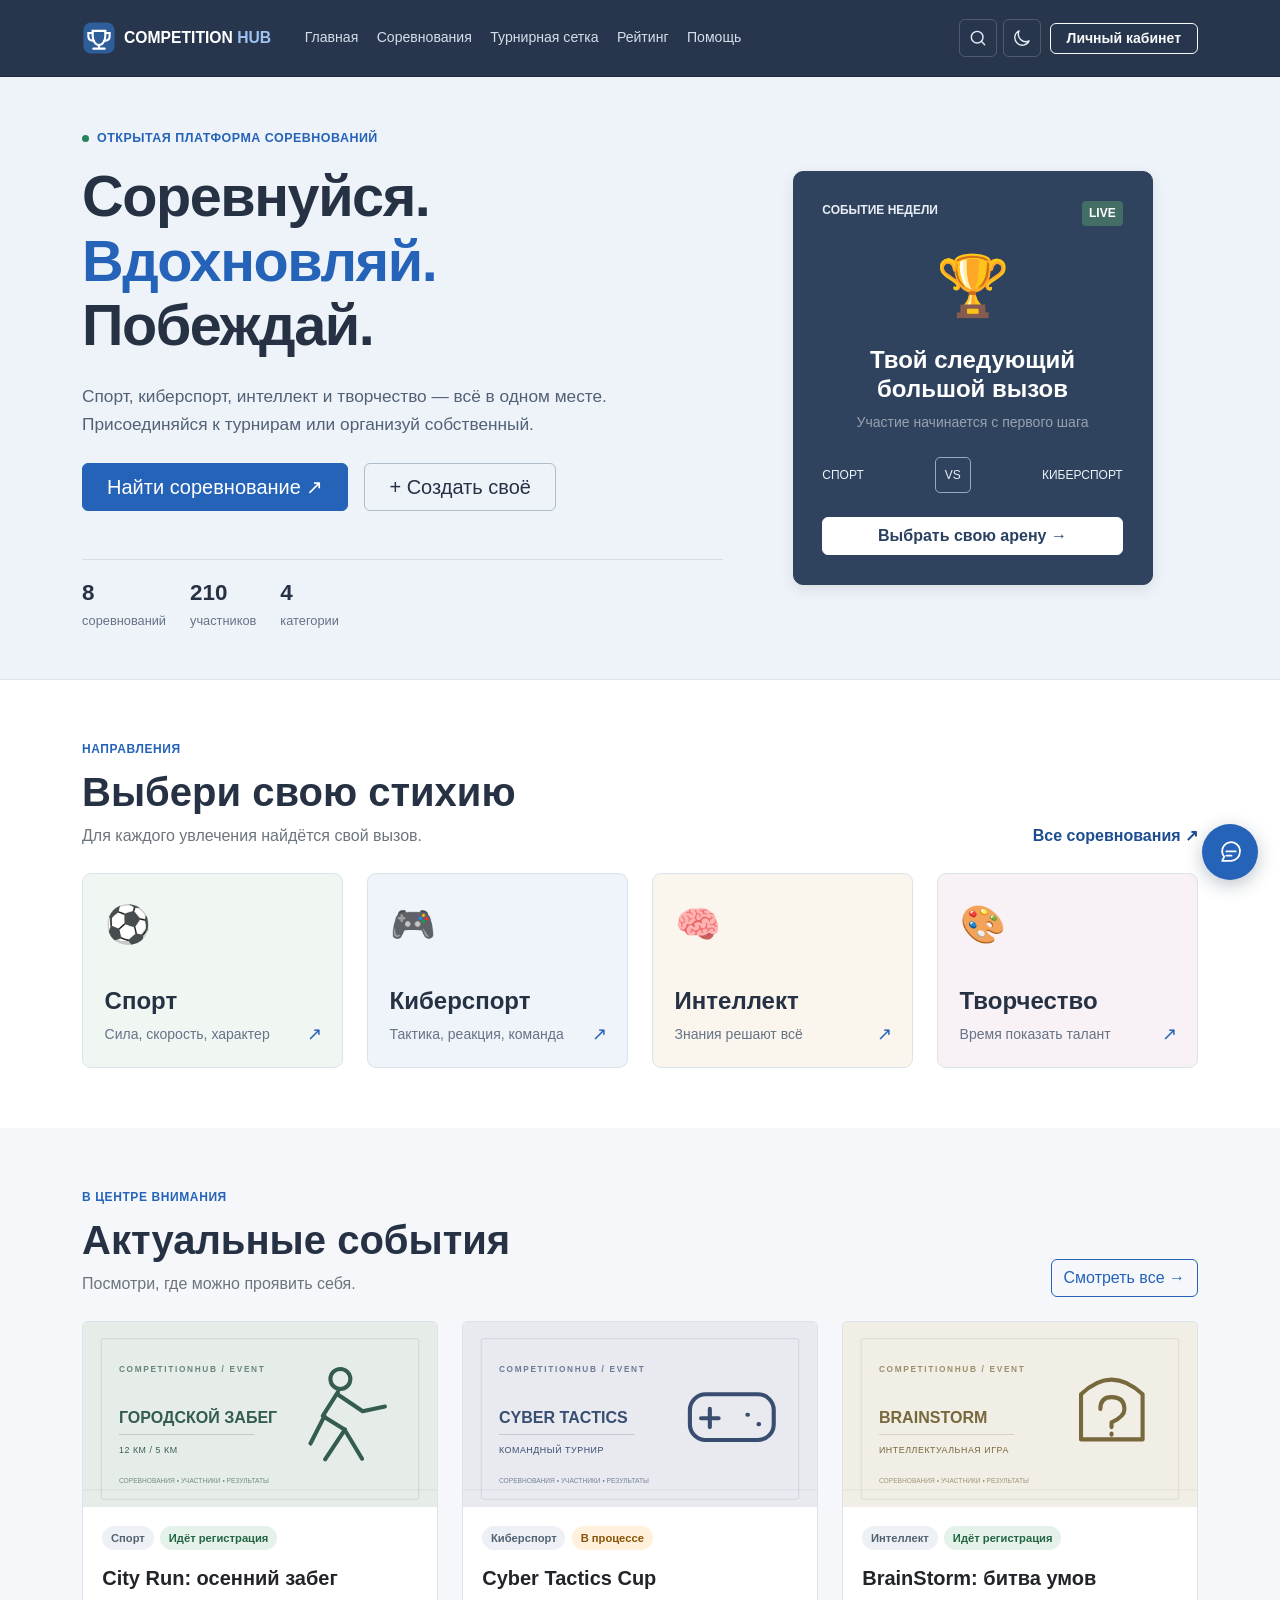
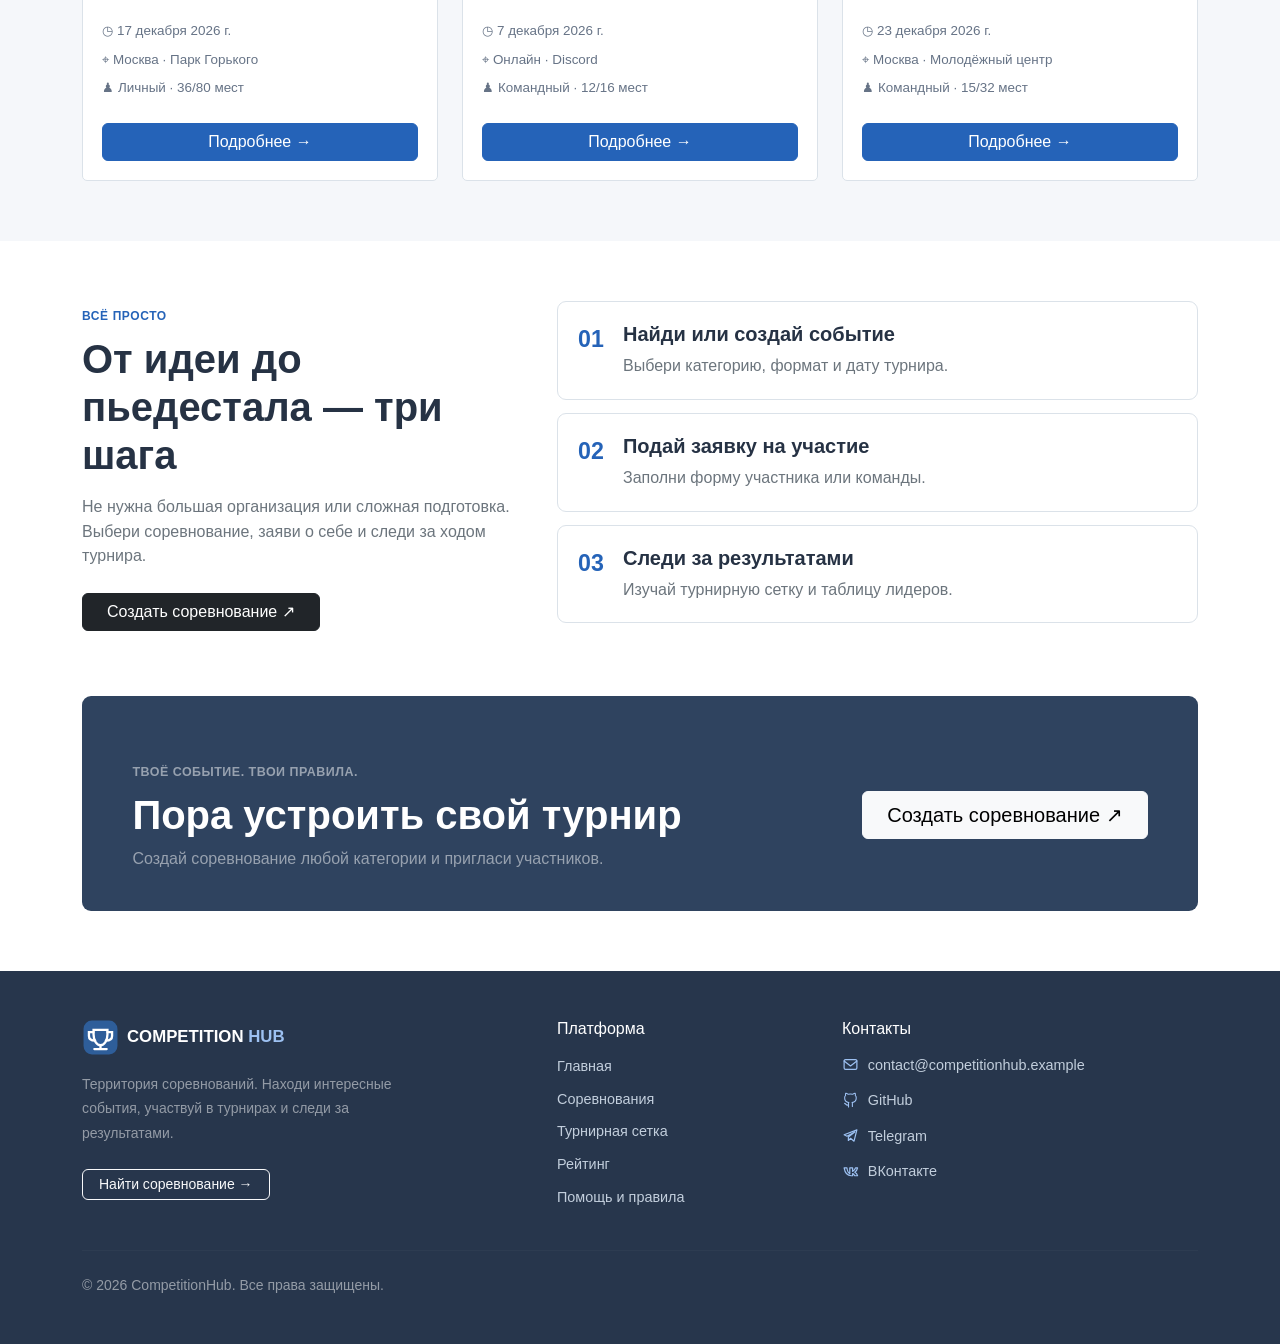
<file: CompetitionHub/index.html>
<!DOCTYPE html>

<html lang="ru">
<head>
<meta charset="utf-8"/>
<meta content="width=device-width, initial-scale=1.0" name="viewport"/>
<meta content="Платформа соревнований: создавай, участвуй, побеждай" name="description"/>
<meta content="#10172b" name="theme-color"/>
<title>
   Главная — CompetitionHub
  </title>
<link href="images/favicon.svg" rel="icon" type="image/svg+xml"/>
<link href="vendor/bootstrap/css/bootstrap.min.css" rel="stylesheet"/>
<link href="css/custom.css" rel="stylesheet"/>
<link href="css/features.css" rel="stylesheet"/>
<script>try{document.documentElement.dataset.bsTheme=JSON.parse(localStorage.getItem('competitionhub_theme'))==='dark'?'dark':'light'}catch{}</script>
</head>
<body class="d-flex flex-column min-vh-100" data-page="home">
<a class="skip-link" href="#main-content">
   Перейти к содержимому
  </a>
<nav aria-label="Основная навигация" class="navbar navbar-expand-xl navbar-dark site-navbar sticky-top">
<div class="container py-2">
<a aria-current="page" aria-label="CompetitionHub — главная" class="navbar-brand d-inline-flex align-items-center gap-2 active" href="index.html">
<img alt="" class="brand-icon" height="34" src="images/mark.svg" width="34"/>
<span>
      COMPETITION
      <span class="brand-accent">
       HUB
      </span>
</span>
</a>
<a class="ch-help-quick" href="help.html">Помощь</a><button aria-controls="mainNavbar" aria-expanded="false" aria-label="Открыть меню" class="navbar-toggler border-0" data-bs-target="#mainNavbar" data-bs-toggle="collapse" type="button">
<span class="navbar-toggler-icon">
</span>
</button>
<div class="collapse navbar-collapse" id="mainNavbar">
<ul class="navbar-nav align-items-xl-center gap-xl-1 main-navigation ms-xl-3">
<li class="nav-item">
<a class="nav-link" href="index.html">
        Главная
       </a>
</li>
<li class="nav-item">
<a class="nav-link" href="catalog.html">
        Соревнования
       </a>
</li>
<li class="nav-item">
<a class="nav-link" href="bracket.html">
        Турнирная сетка
       </a>
</li>
<li class="nav-item">
<a class="nav-link" href="rating.html">
        Рейтинг
       </a>
</li>
<li class="nav-item"><a class="nav-link" href="help.html">Помощь</a></li></ul>
<a class="btn btn-outline-light btn-sm px-3 ms-lg-auto profile-entry" href="profile.html">
      Личный кабинет
     </a>
</div>
</div>
</nav>
<main id="main-content">
<section class="hero overflow-hidden">
<div class="container py-5 py-lg-6">
<div class="row align-items-center gy-5">
<div class="col-12 col-lg-7">
<span class="eyebrow mb-3 d-inline-flex align-items-center gap-2">
<span class="pulse-dot">
</span>
        ОТКРЫТАЯ ПЛАТФОРМА СОРЕВНОВАНИЙ
       </span>
<h1 class="hero-title fw-bold mb-4">
        Соревнуйся.
        <br/>
<span class="hero-highlight">
         Вдохновляй.
        </span>
<br/>
        Побеждай.
       </h1>
<p class="hero-lead mb-4">
        Спорт, киберспорт, интеллект и творчество — всё в одном месте.
                        Присоединяйся к турнирам или организуй собственный.
       </p>
<div class="d-flex flex-wrap gap-3 mb-5">
<a class="btn btn-accent btn-lg px-4" href="catalog.html">
         Найти
                        соревнование
         <span aria-hidden="true">
          ↗
         </span>
</a>
<button class="btn btn-outline-light btn-lg px-4" data-bs-target="#createCompetitionModal" data-bs-toggle="modal" type="button">
         + Создать своё
        </button>
</div>
<div class="d-flex flex-wrap gap-4 hero-stats">
<div>
<strong id="statCompetitions">
          8
         </strong>
<span>
          соревнований
         </span>
</div>
<div>
<strong id="statParticipants">
          120+
         </strong>
<span>
          участников
         </span>
</div>
<div>
<strong>
          4
         </strong>
<span>
          категории
         </span>
</div>
</div>
</div>
<div class="col-12 col-lg-5">
<div class="hero-visual">
<div class="visual-glow">
</div>
<div class="floating-label floating-label-top">
         ● ПРЯМО СЕЙЧАС
        </div>
<div class="hero-match">
<div class="match-topline">
<span>
           СОБЫТИЕ НЕДЕЛИ
          </span>
<span class="match-live">
           LIVE
          </span>
</div>
<div aria-hidden="true" class="trophy-symbol">
          🏆
         </div>
<h2 class="h4 fw-bold text-center text-white mb-2">
          Твой следующий
          <br/>
          большой вызов
         </h2>
<p class="text-center text-white-50 small mb-4">
          Участие начинается с первого шага
         </p>
<div class="match-versus">
<span>
           СПОРТ
          </span>
<span class="versus-mark">
           VS
          </span>
<span>
           КИБЕРСПОРТ
          </span>
</div>
<a class="btn btn-light w-100 mt-4 fw-semibold" href="catalog.html">
          Выбрать свою арену →
         </a>
</div>
<div class="floating-label floating-label-bottom">
         ✦ НОВЫЕ ВОЗМОЖНОСТИ
        </div>
</div>
</div>
</div>
</div>
</section>
<section aria-labelledby="areas-title" class="section-space">
<div class="container">
<div class="section-kicker">
      НАПРАВЛЕНИЯ
     </div>
<div class="d-flex flex-wrap align-items-end justify-content-between gap-3 mb-4">
<div>
<h2 class="display-6 fw-bold mb-2" id="areas-title">
        Выбери свою стихию
       </h2>
<p class="text-secondary mb-0">
        Для каждого увлечения найдётся свой вызов.
       </p>
</div>
<a class="link-arrow" href="catalog.html">
       Все соревнования ↗
      </a>
</div>
<div class="row g-4">
<div class="col-12 col-sm-6 col-lg-3">
<a class="category-card category-sport" href="catalog.html?category=sport">
<span class="category-icon">
         ⚽
        </span>
<span class="h4 fw-bold">
         Спорт
        </span>
<small>
         Сила, скорость,
                    характер
        </small>
<span class="category-arrow">
         ↗
        </span>
</a>
</div>
<div class="col-12 col-sm-6 col-lg-3">
<a class="category-card category-esport" href="catalog.html?category=esport">
<span class="category-icon">
         🎮
        </span>
<span class="h4 fw-bold">
         Киберспорт
        </span>
<small>
         Тактика, реакция,
                    команда
        </small>
<span class="category-arrow">
         ↗
        </span>
</a>
</div>
<div class="col-12 col-sm-6 col-lg-3">
<a class="category-card category-intellect" href="catalog.html?category=intellect">
<span class="category-icon">
         🧠
        </span>
<span class="h4 fw-bold">
         Интеллект
        </span>
<small>
         Знания решают
                    всё
        </small>
<span class="category-arrow">
         ↗
        </span>
</a>
</div>
<div class="col-12 col-sm-6 col-lg-3">
<a class="category-card category-creative" href="catalog.html?category=creative">
<span class="category-icon">
         🎨
        </span>
<span class="h4 fw-bold">
         Творчество
        </span>
<small>
         Время показать
                    талант
        </small>
<span class="category-arrow">
         ↗
        </span>
</a>
</div>
</div>
</div>
</section>
<section aria-labelledby="popular-title" class="section-space bg-soft">
<div class="container">
<div class="section-kicker">
      В ЦЕНТРЕ ВНИМАНИЯ
     </div>
<div class="d-flex flex-wrap justify-content-between align-items-end gap-3 mb-4">
<div>
<h2 class="display-6 fw-bold mb-2" id="popular-title">
        Актуальные события
       </h2>
<p class="text-secondary mb-0">
        Посмотри, где можно проявить себя.
       </p>
</div>
<a class="btn btn-outline-primary" href="catalog.html">
       Смотреть все →
      </a>
</div>
<div class="row g-4" id="featuredList">
<div class="col-12">
<p class="text-secondary">
        Загрузка соревнований...
       </p>
</div>
</div>
</div>
</section>
<section class="section-space">
<div class="container">
<div class="row align-items-center g-4">
<div class="col-lg-5">
<div class="section-kicker">
        ВСЁ ПРОСТО
       </div>
<h2 class="display-6 fw-bold mb-3">
        От идеи до пьедестала — три шага
       </h2>
<p class="text-secondary mb-4">
        Не нужна большая организация или сложная подготовка. Выбери
                        соревнование, заяви о себе и следи за ходом турнира.
       </p>
<button class="btn btn-dark px-4" data-bs-target="#createCompetitionModal" data-bs-toggle="modal" type="button">
        Создать
                    соревнование ↗
       </button>
</div>
<div class="col-lg-7">
<div class="step-card">
<span class="step-number">
         01
        </span>
<div>
<h3 class="h5 fw-bold">
          Найди или создай событие
         </h3>
<p class="text-secondary mb-0">
          Выбери категорию, формат и дату турнира.
         </p>
</div>
</div>
<div class="step-card">
<span class="step-number">
         02
        </span>
<div>
<h3 class="h5 fw-bold">
          Подай заявку на участие
         </h3>
<p class="text-secondary mb-0">
          Заполни форму участника или команды.
         </p>
</div>
</div>
<div class="step-card">
<span class="step-number">
         03
        </span>
<div>
<h3 class="h5 fw-bold">
          Следи за результатами
         </h3>
<p class="text-secondary mb-0">
          Изучай турнирную сетку и таблицу лидеров.
         </p>
</div>
</div>
</div>
</div>
</div>
</section>
<section class="section-space pt-0">
<div class="container">
<div class="cta-banner row g-4 align-items-center">
<div class="col-lg-8">
<span class="eyebrow text-white-50">
        ТВОЁ СОБЫТИЕ. ТВОИ ПРАВИЛА.
       </span>
<h2 class="h1 fw-bold text-white mt-2 mb-2">
        Пора устроить свой турнир
       </h2>
<p class="text-white-50 mb-0">
        Создай соревнование любой категории и пригласи участников.
       </p>
</div>
<div class="col-lg-4 text-lg-end">
<button class="btn btn-light btn-lg px-4" data-bs-target="#createCompetitionModal" data-bs-toggle="modal" type="button">
        Создать
                    соревнование ↗
       </button>
</div>
</div>
</div>
</section>
</main>
<footer class="site-footer mt-auto">
<div class="container py-5">
<div class="row g-4 gy-5 align-items-start">
<div class="col-12 col-lg-5">
<a aria-label="CompetitionHub — на главную" class="navbar-brand d-inline-flex align-items-center gap-2 mb-3" href="index.html">
<img alt="" height="37" src="images/mark.svg" width="37"/>
<span class="text-white">
        COMPETITION
        <span class="brand-accent">
         HUB
        </span>
</span>
</a>
<p class="footer-intro text-white-50 small mb-4">
       Территория соревнований. Находи интересные события, участвуй в турнирах и следи за результатами.
      </p>
<a class="btn btn-outline-light btn-sm px-3" href="catalog.html">
       Найти соревнование →
      </a>
</div>
<div class="col-6 col-md-5 col-lg-3">
<h2 class="h6 text-white mb-3">
       Платформа
      </h2>
<ul class="list-unstyled footer-links">
<li>
<a href="index.html">
         Главная
        </a>
</li>
<li>
<a href="catalog.html">
         Соревнования
        </a>
</li>
<li>
<a href="bracket.html">
         Турнирная сетка
        </a>
</li>
<li>
<a href="rating.html">
         Рейтинг
        </a>
</li>
<li><a href="help.html">Помощь и правила</a></li></ul>
</div>
<div class="col-6 col-md-7 col-lg-4">
<h2 class="h6 text-white mb-3">
       Контакты
      </h2>
<ul class="list-unstyled footer-links">
<li>
<a class="ch-contact" href="mailto:contact@competitionhub.example"><svg aria-hidden="true" fill="none" height="20" stroke="currentColor" stroke-linecap="round" stroke-linejoin="round" stroke-width="1.7" viewBox="0 0 24 24" width="20"><rect height="14" rx="2" width="18" x="3" y="5"></rect><path d="m3 7 9 7 9-7"></path></svg>
         contact@competitionhub.example
        </a>
</li>
<li>
<a class="ch-contact" href="https://github.com/Hodorev-Evgeny" rel="noopener noreferrer" target="_blank"><svg aria-hidden="true" fill="none" height="20" stroke="currentColor" stroke-linecap="round" stroke-linejoin="round" stroke-width="1.7" viewBox="0 0 24 24" width="20"><path d="M9 19c-4 1.5-4-2-6-2.5m12 5v-3.9c0-1 .3-1.6-.5-2.2 3.3-.4 6.5-1.6 6.5-7A5.5 5.5 0 0 0 19.5 4c.1-.4.6-1.8-.2-3 0 0-1.2-.4-3.8 1.5a13 13 0 0 0-7 0C5.9.6 4.7 1 4.7 1c-.8 1.2-.3 2.6-.2 3A5.5 5.5 0 0 0 3 8.4c0 5.4 3.2 6.6 6.5 7-.7.5-.5 1.3-.5 2.2V22" transform="translate(1 1) scale(.91)"></path></svg>
         GitHub
        </a>
</li>
<li>
<a class="ch-contact" href="https://t.me/" rel="noopener noreferrer" target="_blank"><svg aria-hidden="true" fill="none" height="20" stroke="currentColor" stroke-linecap="round" stroke-linejoin="round" stroke-width="1.7" viewBox="0 0 24 24" width="20"><path d="m3 11 18-7-4 16-5-4-3 3v-5l9-7-11 6-4-2Z"></path></svg>
         Telegram
        </a>
</li>
<li>
<a class="ch-contact" href="https://vk.com/" rel="noopener noreferrer" target="_blank"><svg aria-hidden="true" fill="none" height="20" stroke="currentColor" stroke-linecap="round" stroke-linejoin="round" stroke-width="1.7" viewBox="0 0 24 24" width="20"><path d="M3 7h4c.5 4 2 7 4 8V7h4v5c2-1 3.5-3 4-5h3c-.5 3-2.5 5-4 6 2 1 3.5 3 4 5h-4c-1-2-2-3-3-3v3h-2C7 18 4 13 3 7Z"></path></svg>
         ВКонтакте
        </a>
</li>
</ul>
</div>
</div>
<hr class="border-white border-opacity-10 my-4"/>
<div class="small text-white-50">
     © 2026 CompetitionHub. Все права защищены.
    </div>
</div>
</footer>
<div aria-hidden="true" aria-labelledby="createCompetitionModalLabel" class="modal fade" id="createCompetitionModal" tabindex="-1">
<div class="modal-dialog modal-lg modal-dialog-centered modal-dialog-scrollable">
<div class="modal-content">
<div class="modal-header">
<div>
<span class="text-primary small fw-semibold">
        НОВОЕ СОРЕВНОВАНИЕ
       </span>
<h2 class="modal-title h4 mb-0" id="createCompetitionModalLabel">
        Создать соревнование
       </h2>
</div>
<button aria-label="Закрыть" class="btn-close" data-bs-dismiss="modal" type="button">
</button>
</div>
<form class="needs-validation" id="quickCreateForm" novalidate="">
<div class="modal-body">
<p class="text-secondary small">
        Укажи основные условия проведения. Соревнование появится в каталоге после создания.
       </p>
<div class="row g-3">
<div class="col-12">
<label class="form-label" for="quickTitle">
          Название соревнования *
         </label>
<input class="form-control" id="quickTitle" maxlength="90" minlength="5" placeholder="Например, Открытый турнир по шахматам" required=""/>
</div>
<div class="col-12 col-md-6">
<label class="form-label" for="quickCategory">
          Направление *
         </label>
<select class="form-select" id="quickCategory" required="">
<option disabled="" selected="" value="">
           Выберите направление
          </option>
<option value="sport">
           Спорт
          </option>
<option value="esport">
           Киберспорт
          </option>
<option value="intellect">
           Интеллект
          </option>
<option value="creative">
           Творчество
          </option>
</select>
</div>
<div class="col-12 col-md-6">
<label class="form-label" for="quickFormat">
          Формат *
         </label>
<select class="form-select" id="quickFormat" required="">
<option value="single">
           Личный
          </option>
<option value="team">
           Командный
          </option>
</select>
</div>
<div class="col-12 col-md-6">
<label class="form-label" for="quickDate">
          Дата проведения *
         </label>
<input class="form-control" id="quickDate" required="" type="date"/>
</div>
<div class="col-12 col-md-6">
<label class="form-label" for="quickLimit">
          Количество мест *
         </label>
<div class="input-group">
<span class="input-group-text">
           до
          </span>
<input class="form-control" id="quickLimit" max="500" min="2" required="" type="number" value="16"/>
<span class="input-group-text">
           чел.
          </span>
</div>
</div>
<div class="col-12">
<label class="form-label" for="quickLocation">
          Место проведения *
         </label>
<input class="form-control" id="quickLocation" maxlength="90" minlength="3" placeholder="Москва или онлайн" required=""/>
</div>
<div class="col-12">
<label class="form-label" for="quickDescription">
          Описание *
         </label>
<textarea class="form-control" id="quickDescription" maxlength="900" minlength="20" placeholder="Для кого подходит соревнование и что ждёт участников" required="" rows="3"></textarea>
</div>
<div class="col-12">
<label class="form-label" for="quickRules">
          Правила *
         </label>
<textarea class="form-control" id="quickRules" maxlength="1000" minlength="15" placeholder="Как определяются победители и какие условия участия" required="" rows="3"></textarea>
</div>
<div class="col-12">
<div class="form-check">
<input class="form-check-input" id="quickAgree" required="" type="checkbox"/>
<label class="form-check-label" for="quickAgree">
           Подтверждаю корректность указанных условий *
          </label>
<div class="invalid-feedback">
           Подтверди условия проведения.
          </div>
</div>
</div>
</div>
<div class="alert alert-danger d-none mt-3" id="quickCreateError" role="alert">
</div>
</div>
<div class="modal-footer">
<button class="btn btn-outline-secondary" data-bs-dismiss="modal" type="button">
        Отмена
       </button>
<button class="btn btn-primary" type="submit">
        Опубликовать соревнование
       </button>
</div>
</form>
</div>
</div>
</div>
<div aria-live="polite" class="toast-container position-fixed bottom-0 end-0 p-3">
<div aria-atomic="true" class="toast align-items-center text-bg-dark border-0" id="appToast" role="status">
<div class="d-flex">
<div class="toast-body" id="appToastText">
      Готово!
     </div>
<button aria-label="Закрыть" class="btn-close btn-close-white me-2 m-auto" data-bs-dismiss="toast" type="button">
</button>
</div>
</div>
</div>
<script src="vendor/bootstrap/js/bootstrap.bundle.min.js">
</script>
<script src="js/data.js">
</script>
<script src="js/app.js">
</script>
<script src="js/features.js"></script>
</body>
</html>
</file>
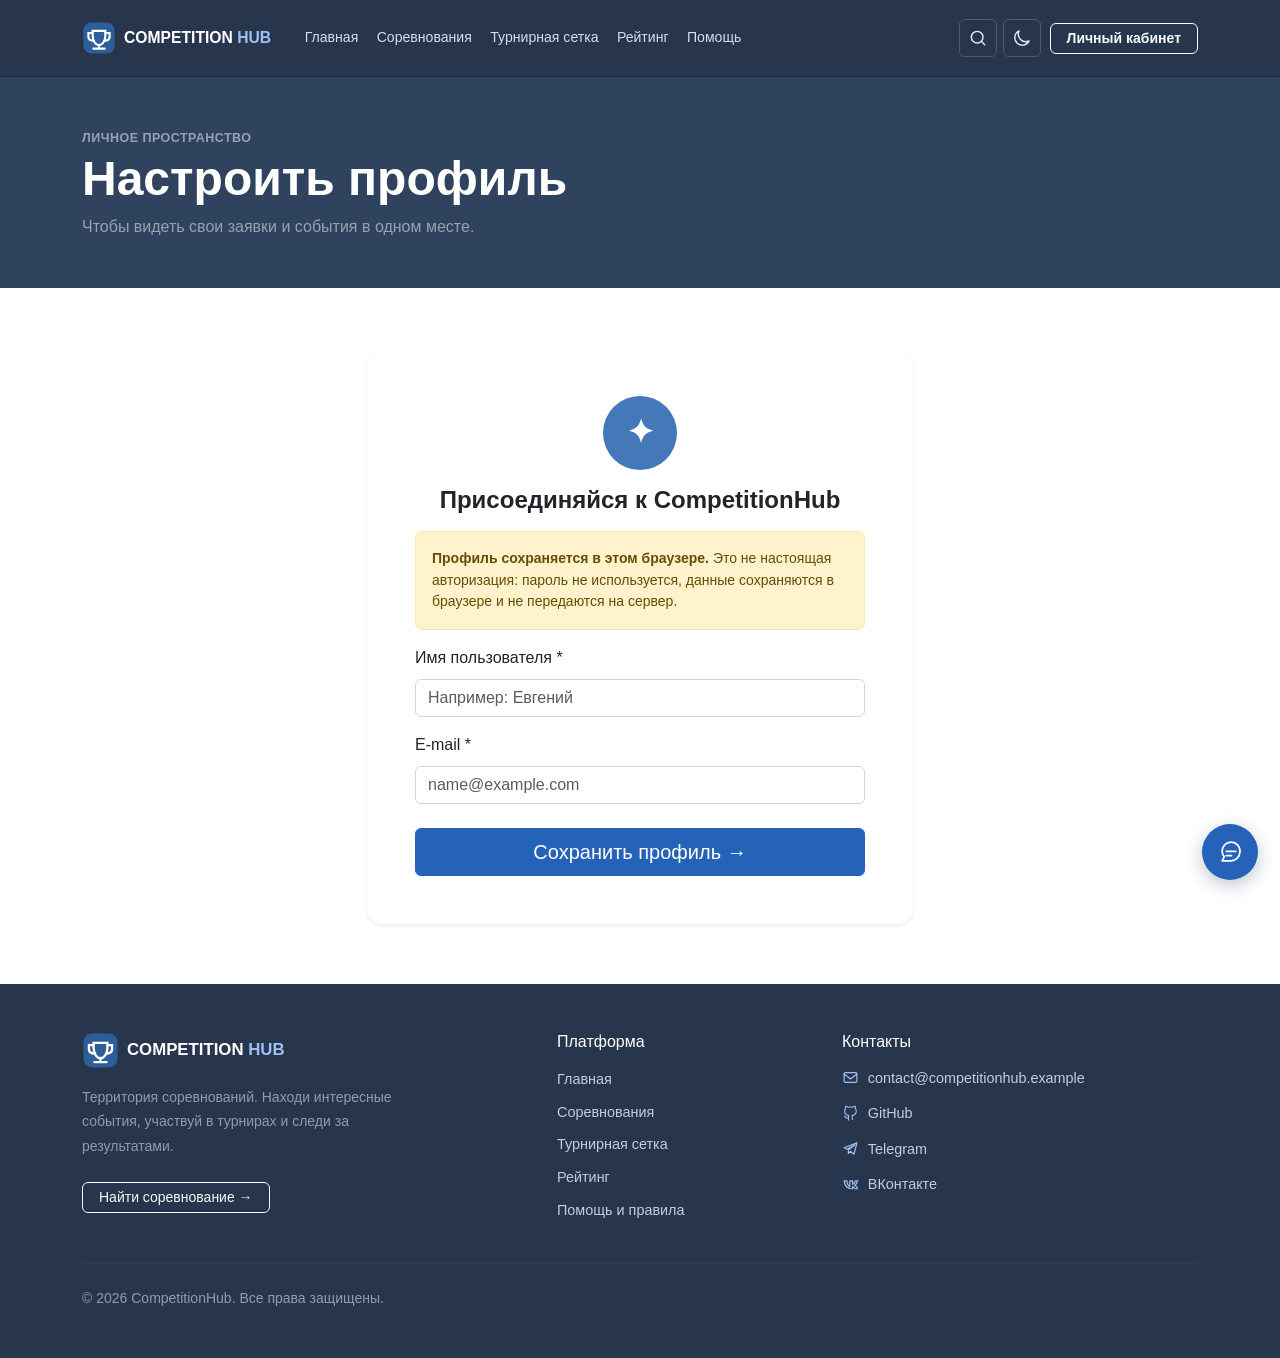
<file: CompetitionHub/auth.html>
<!DOCTYPE html>

<html lang="ru">
<head>
<meta charset="utf-8"/>
<meta content="width=device-width, initial-scale=1.0" name="viewport"/>
<meta content="Создать профиль CompetitionHub" name="description"/>
<meta content="#10172b" name="theme-color"/>
<title>
   Демо-профиль — CompetitionHub
  </title>
<link href="images/favicon.svg" rel="icon" type="image/svg+xml"/>
<link href="vendor/bootstrap/css/bootstrap.min.css" rel="stylesheet"/>
<link href="css/custom.css" rel="stylesheet"/>
<link href="css/features.css" rel="stylesheet"/>
<script>try{document.documentElement.dataset.bsTheme=JSON.parse(localStorage.getItem('competitionhub_theme'))==='dark'?'dark':'light'}catch{}</script>
</head>
<body class="d-flex flex-column min-vh-100" data-page="auth">
<a class="skip-link" href="#main-content">
   Перейти к содержимому
  </a>
<nav aria-label="Основная навигация" class="navbar navbar-expand-xl navbar-dark site-navbar sticky-top">
<div class="container py-2">
<a aria-label="CompetitionHub — главная" class="navbar-brand d-inline-flex align-items-center gap-2" href="index.html">
<img alt="" class="brand-icon" height="34" src="images/mark.svg" width="34"/>
<span>
      COMPETITION
      <span class="brand-accent">
       HUB
      </span>
</span>
</a>
<a class="ch-help-quick" href="help.html">Помощь</a><button aria-controls="mainNavbar" aria-expanded="false" aria-label="Открыть меню" class="navbar-toggler border-0" data-bs-target="#mainNavbar" data-bs-toggle="collapse" type="button">
<span class="navbar-toggler-icon">
</span>
</button>
<div class="collapse navbar-collapse" id="mainNavbar">
<ul class="navbar-nav align-items-xl-center gap-xl-1 main-navigation ms-xl-3">
<li class="nav-item">
<a class="nav-link" href="index.html">
        Главная
       </a>
</li>
<li class="nav-item">
<a class="nav-link" href="catalog.html">
        Соревнования
       </a>
</li>
<li class="nav-item">
<a class="nav-link" href="bracket.html">
        Турнирная сетка
       </a>
</li>
<li class="nav-item">
<a class="nav-link" href="rating.html">
        Рейтинг
       </a>
</li>
<li class="nav-item"><a class="nav-link" href="help.html">Помощь</a></li></ul>
<a class="btn btn-outline-light btn-sm px-3 ms-lg-auto profile-entry" href="profile.html">
      Личный кабинет
     </a>
</div>
</div>
</nav>
<main id="main-content">
<section class="page-heading">
<div class="container py-5">
<span class="eyebrow text-white-50">
      ЛИЧНОЕ ПРОСТРАНСТВО
     </span>
<h1 class="display-5 fw-bold text-white mb-2">
      Настроить профиль
     </h1>
<p class="text-white-50 mb-0">
      Чтобы видеть свои заявки и события в одном месте.
     </p>
</div>
</section>
<div class="container section-space">
<div class="row justify-content-center">
<div class="col-12 col-md-8 col-lg-6">
<div class="card border-0 rounded-4 shadow-sm">
<div class="card-body p-4 p-lg-5">
<div class="avatar-circle mx-auto mb-3">
         ✦
        </div>
<h2 class="h4 fw-bold text-center mb-3">
         Присоединяйся к CompetitionHub
        </h2>
<div class="alert alert-warning small" role="alert">
<strong>
          Профиль сохраняется в этом браузере.
         </strong>
         Это не настоящая авторизация: пароль не используется, данные сохраняются в браузере и не передаются на сервер.
        </div>
<form id="authForm" novalidate="">
<div class="mb-3">
<label class="form-label" for="authName">
           Имя пользователя *
          </label>
<input class="form-control" id="authName" maxlength="60" minlength="2" name="name" placeholder="Например: Евгений" required="" type="text"/>
<div class="invalid-feedback">
           Укажи минимум 2 символа.
          </div>
</div>
<div class="mb-4">
<label class="form-label" for="authEmail">
           E-mail *
          </label>
<input class="form-control" id="authEmail" name="email" placeholder="name@example.com" required="" type="email"/>
<div class="invalid-feedback">
           Введи корректный e-mail.
          </div>
</div>
<button class="btn btn-primary btn-lg w-100" type="submit">
          Сохранить профиль →
         </button>
</form>
</div>
</div>
</div>
</div>
</div>
</main>
<footer class="site-footer mt-auto">
<div class="container py-5">
<div class="row g-4 gy-5 align-items-start">
<div class="col-12 col-lg-5">
<a aria-label="CompetitionHub — на главную" class="navbar-brand d-inline-flex align-items-center gap-2 mb-3" href="index.html">
<img alt="" height="37" src="images/mark.svg" width="37"/>
<span class="text-white">
        COMPETITION
        <span class="brand-accent">
         HUB
        </span>
</span>
</a>
<p class="footer-intro text-white-50 small mb-4">
       Территория соревнований. Находи интересные события, участвуй в турнирах и следи за результатами.
      </p>
<a class="btn btn-outline-light btn-sm px-3" href="catalog.html">
       Найти соревнование →
      </a>
</div>
<div class="col-6 col-md-5 col-lg-3">
<h2 class="h6 text-white mb-3">
       Платформа
      </h2>
<ul class="list-unstyled footer-links">
<li>
<a href="index.html">
         Главная
        </a>
</li>
<li>
<a href="catalog.html">
         Соревнования
        </a>
</li>
<li>
<a href="bracket.html">
         Турнирная сетка
        </a>
</li>
<li>
<a href="rating.html">
         Рейтинг
        </a>
</li>
<li><a href="help.html">Помощь и правила</a></li></ul>
</div>
<div class="col-6 col-md-7 col-lg-4">
<h2 class="h6 text-white mb-3">
       Контакты
      </h2>
<ul class="list-unstyled footer-links">
<li>
<a class="ch-contact" href="mailto:contact@competitionhub.example"><svg aria-hidden="true" fill="none" height="20" stroke="currentColor" stroke-linecap="round" stroke-linejoin="round" stroke-width="1.7" viewBox="0 0 24 24" width="20"><rect height="14" rx="2" width="18" x="3" y="5"></rect><path d="m3 7 9 7 9-7"></path></svg>
         contact@competitionhub.example
        </a>
</li>
<li>
<a class="ch-contact" href="https://github.com/Hodorev-Evgeny" rel="noopener noreferrer" target="_blank"><svg aria-hidden="true" fill="none" height="20" stroke="currentColor" stroke-linecap="round" stroke-linejoin="round" stroke-width="1.7" viewBox="0 0 24 24" width="20"><path d="M9 19c-4 1.5-4-2-6-2.5m12 5v-3.9c0-1 .3-1.6-.5-2.2 3.3-.4 6.5-1.6 6.5-7A5.5 5.5 0 0 0 19.5 4c.1-.4.6-1.8-.2-3 0 0-1.2-.4-3.8 1.5a13 13 0 0 0-7 0C5.9.6 4.7 1 4.7 1c-.8 1.2-.3 2.6-.2 3A5.5 5.5 0 0 0 3 8.4c0 5.4 3.2 6.6 6.5 7-.7.5-.5 1.3-.5 2.2V22" transform="translate(1 1) scale(.91)"></path></svg>
         GitHub
        </a>
</li>
<li>
<a class="ch-contact" href="https://t.me/" rel="noopener noreferrer" target="_blank"><svg aria-hidden="true" fill="none" height="20" stroke="currentColor" stroke-linecap="round" stroke-linejoin="round" stroke-width="1.7" viewBox="0 0 24 24" width="20"><path d="m3 11 18-7-4 16-5-4-3 3v-5l9-7-11 6-4-2Z"></path></svg>
         Telegram
        </a>
</li>
<li>
<a class="ch-contact" href="https://vk.com/" rel="noopener noreferrer" target="_blank"><svg aria-hidden="true" fill="none" height="20" stroke="currentColor" stroke-linecap="round" stroke-linejoin="round" stroke-width="1.7" viewBox="0 0 24 24" width="20"><path d="M3 7h4c.5 4 2 7 4 8V7h4v5c2-1 3.5-3 4-5h3c-.5 3-2.5 5-4 6 2 1 3.5 3 4 5h-4c-1-2-2-3-3-3v3h-2C7 18 4 13 3 7Z"></path></svg>
         ВКонтакте
        </a>
</li>
</ul>
</div>
</div>
<hr class="border-white border-opacity-10 my-4"/>
<div class="small text-white-50">
     © 2026 CompetitionHub. Все права защищены.
    </div>
</div>
</footer>
<div aria-hidden="true" aria-labelledby="createCompetitionModalLabel" class="modal fade" id="createCompetitionModal" tabindex="-1">
<div class="modal-dialog modal-lg modal-dialog-centered modal-dialog-scrollable">
<div class="modal-content">
<div class="modal-header">
<div>
<span class="text-primary small fw-semibold">
        НОВОЕ СОРЕВНОВАНИЕ
       </span>
<h2 class="modal-title h4 mb-0" id="createCompetitionModalLabel">
        Создать соревнование
       </h2>
</div>
<button aria-label="Закрыть" class="btn-close" data-bs-dismiss="modal" type="button">
</button>
</div>
<form class="needs-validation" id="quickCreateForm" novalidate="">
<div class="modal-body">
<p class="text-secondary small">
        Укажи основные условия проведения. Соревнование появится в каталоге после создания.
       </p>
<div class="row g-3">
<div class="col-12">
<label class="form-label" for="quickTitle">
          Название соревнования *
         </label>
<input class="form-control" id="quickTitle" maxlength="90" minlength="5" placeholder="Например, Открытый турнир по шахматам" required=""/>
</div>
<div class="col-12 col-md-6">
<label class="form-label" for="quickCategory">
          Направление *
         </label>
<select class="form-select" id="quickCategory" required="">
<option disabled="" selected="" value="">
           Выберите направление
          </option>
<option value="sport">
           Спорт
          </option>
<option value="esport">
           Киберспорт
          </option>
<option value="intellect">
           Интеллект
          </option>
<option value="creative">
           Творчество
          </option>
</select>
</div>
<div class="col-12 col-md-6">
<label class="form-label" for="quickFormat">
          Формат *
         </label>
<select class="form-select" id="quickFormat" required="">
<option value="single">
           Личный
          </option>
<option value="team">
           Командный
          </option>
</select>
</div>
<div class="col-12 col-md-6">
<label class="form-label" for="quickDate">
          Дата проведения *
         </label>
<input class="form-control" id="quickDate" required="" type="date"/>
</div>
<div class="col-12 col-md-6">
<label class="form-label" for="quickLimit">
          Количество мест *
         </label>
<div class="input-group">
<span class="input-group-text">
           до
          </span>
<input class="form-control" id="quickLimit" max="500" min="2" required="" type="number" value="16"/>
<span class="input-group-text">
           чел.
          </span>
</div>
</div>
<div class="col-12">
<label class="form-label" for="quickLocation">
          Место проведения *
         </label>
<input class="form-control" id="quickLocation" maxlength="90" minlength="3" placeholder="Москва или онлайн" required=""/>
</div>
<div class="col-12">
<label class="form-label" for="quickDescription">
          Описание *
         </label>
<textarea class="form-control" id="quickDescription" maxlength="900" minlength="20" placeholder="Для кого подходит соревнование и что ждёт участников" required="" rows="3"></textarea>
</div>
<div class="col-12">
<label class="form-label" for="quickRules">
          Правила *
         </label>
<textarea class="form-control" id="quickRules" maxlength="1000" minlength="15" placeholder="Как определяются победители и какие условия участия" required="" rows="3"></textarea>
</div>
<div class="col-12">
<div class="form-check">
<input class="form-check-input" id="quickAgree" required="" type="checkbox"/>
<label class="form-check-label" for="quickAgree">
           Подтверждаю корректность указанных условий *
          </label>
<div class="invalid-feedback">
           Подтверди условия проведения.
          </div>
</div>
</div>
</div>
<div class="alert alert-danger d-none mt-3" id="quickCreateError" role="alert">
</div>
</div>
<div class="modal-footer">
<button class="btn btn-outline-secondary" data-bs-dismiss="modal" type="button">
        Отмена
       </button>
<button class="btn btn-primary" type="submit">
        Опубликовать соревнование
       </button>
</div>
</form>
</div>
</div>
</div>
<div aria-live="polite" class="toast-container position-fixed bottom-0 end-0 p-3">
<div aria-atomic="true" class="toast align-items-center text-bg-dark border-0" id="appToast" role="status">
<div class="d-flex">
<div class="toast-body" id="appToastText">
      Готово!
     </div>
<button aria-label="Закрыть" class="btn-close btn-close-white me-2 m-auto" data-bs-dismiss="toast" type="button">
</button>
</div>
</div>
</div>
<script src="vendor/bootstrap/js/bootstrap.bundle.min.js">
</script>
<script src="js/data.js">
</script>
<script src="js/app.js">
</script>
<script src="js/features.js"></script>
</body>
</html>
</file>
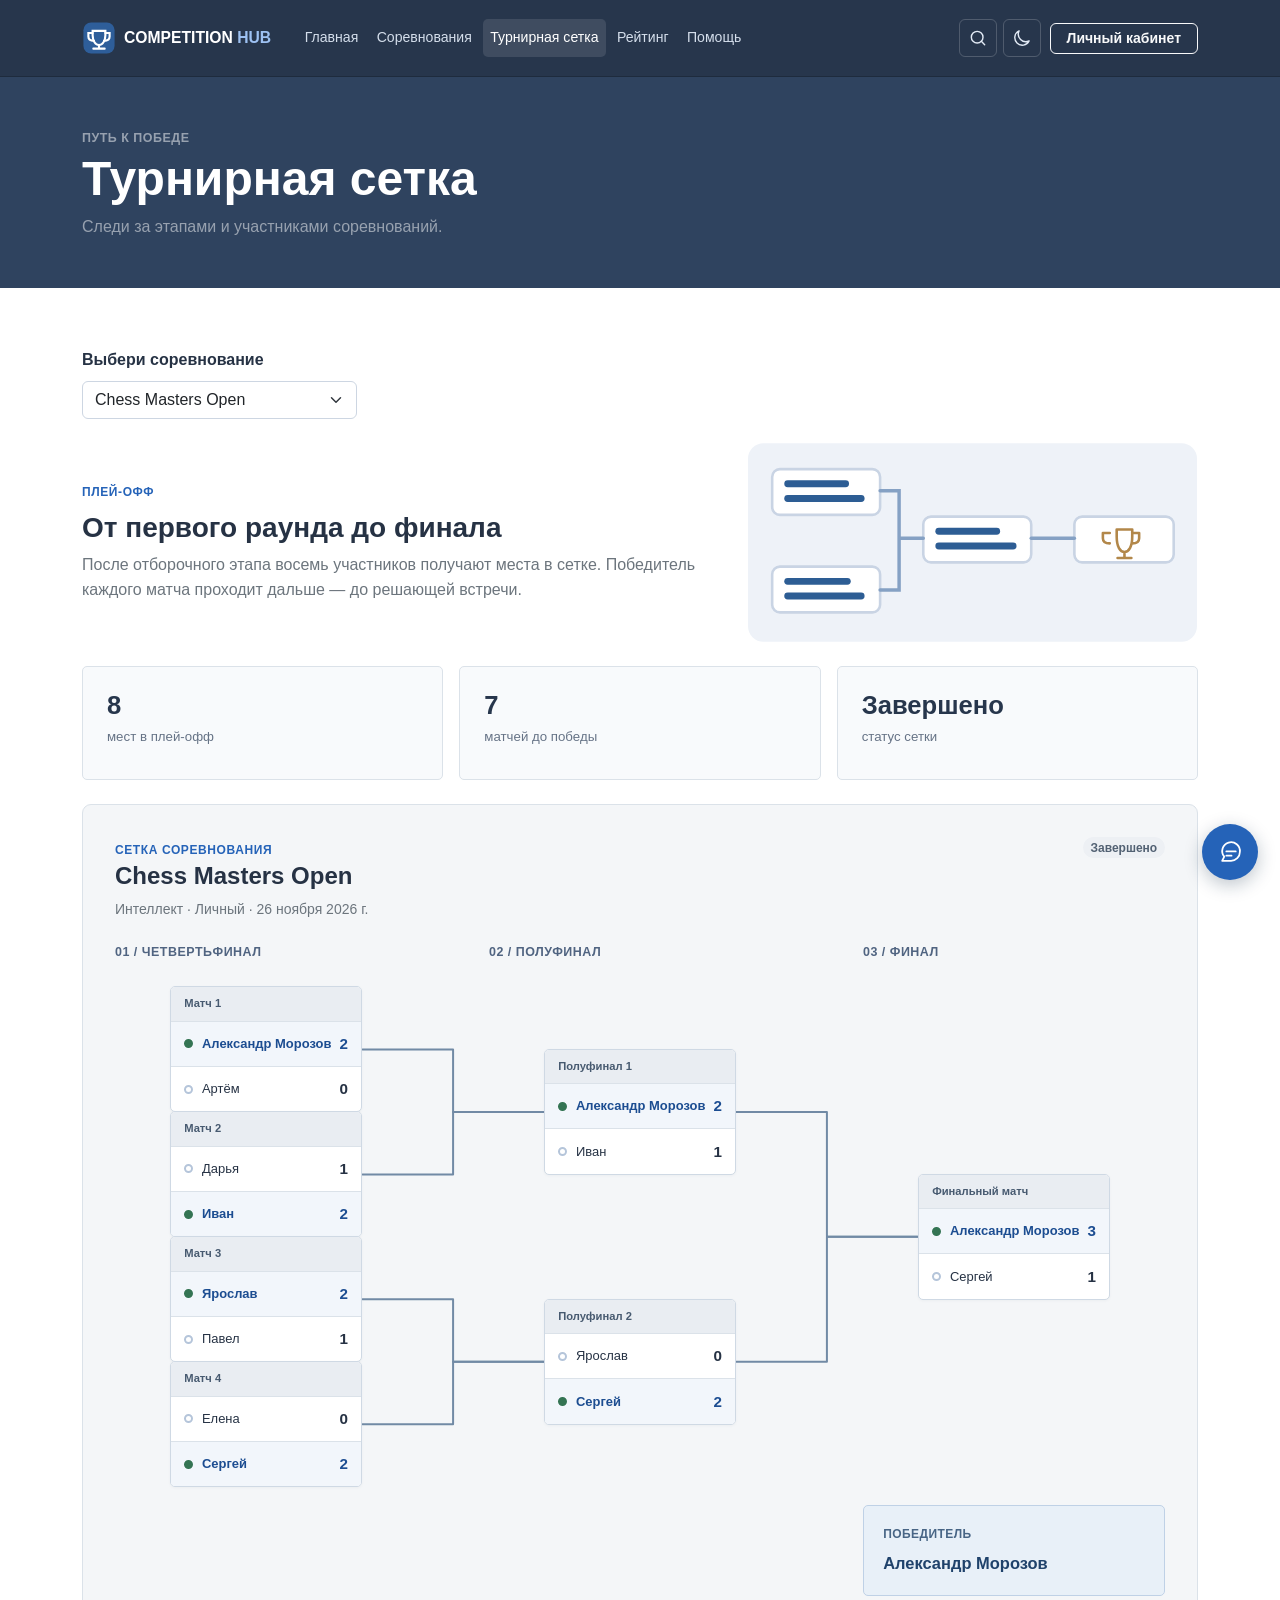
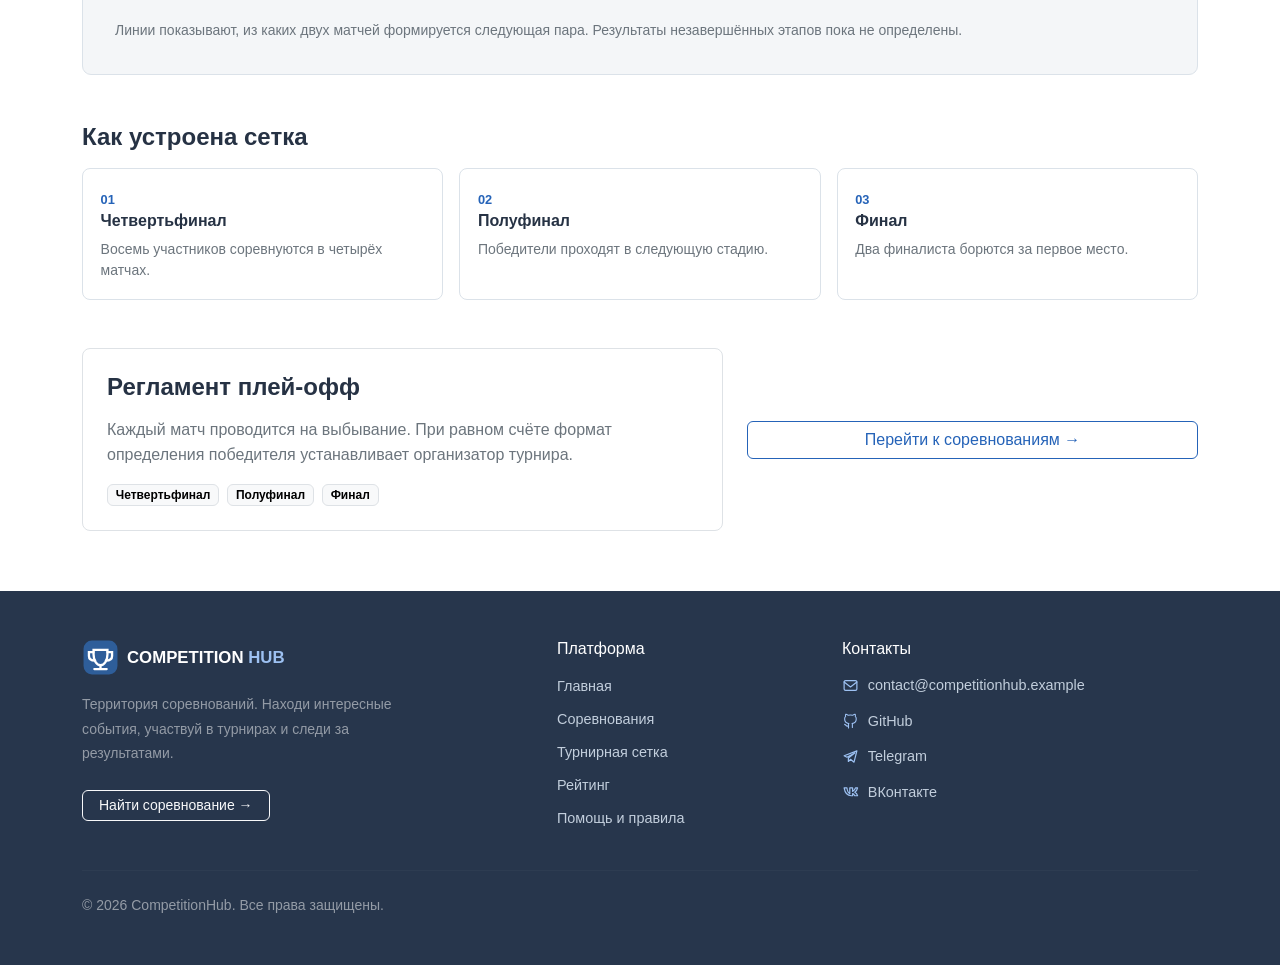
<file: CompetitionHub/bracket.html>
<!DOCTYPE html>

<html lang="ru">
<head>
<meta charset="utf-8"/>
<meta content="width=device-width, initial-scale=1.0" name="viewport"/>
<meta content="Турнирная сетка и таблица матчей соревнований" name="description"/>
<meta content="#10172b" name="theme-color"/>
<title>
   Турнирная сетка — CompetitionHub
  </title>
<link href="images/favicon.svg" rel="icon" type="image/svg+xml"/>
<link href="vendor/bootstrap/css/bootstrap.min.css" rel="stylesheet"/>
<link href="css/custom.css" rel="stylesheet"/>
<link href="css/features.css" rel="stylesheet"/>
<script>try{document.documentElement.dataset.bsTheme=JSON.parse(localStorage.getItem('competitionhub_theme'))==='dark'?'dark':'light'}catch{}</script>
</head>
<body class="d-flex flex-column min-vh-100" data-page="bracket">
<a class="skip-link" href="#main-content">
   Перейти к содержимому
  </a>
<nav aria-label="Основная навигация" class="navbar navbar-expand-xl navbar-dark site-navbar sticky-top">
<div class="container py-2">
<a aria-label="CompetitionHub — главная" class="navbar-brand d-inline-flex align-items-center gap-2" href="index.html">
<img alt="" class="brand-icon" height="34" src="images/mark.svg" width="34"/>
<span>
      COMPETITION
      <span class="brand-accent">
       HUB
      </span>
</span>
</a>
<a class="ch-help-quick" href="help.html">Помощь</a><button aria-controls="mainNavbar" aria-expanded="false" aria-label="Открыть меню" class="navbar-toggler border-0" data-bs-target="#mainNavbar" data-bs-toggle="collapse" type="button">
<span class="navbar-toggler-icon">
</span>
</button>
<div class="collapse navbar-collapse" id="mainNavbar">
<ul class="navbar-nav align-items-xl-center gap-xl-1 main-navigation ms-xl-3">
<li class="nav-item">
<a class="nav-link" href="index.html">
        Главная
       </a>
</li>
<li class="nav-item">
<a class="nav-link" href="catalog.html">
        Соревнования
       </a>
</li>
<li class="nav-item">
<a aria-current="page" class="nav-link active" href="bracket.html">
        Турнирная сетка
       </a>
</li>
<li class="nav-item">
<a class="nav-link" href="rating.html">
        Рейтинг
       </a>
</li>
<li class="nav-item"><a class="nav-link" href="help.html">Помощь</a></li></ul>
<a class="btn btn-outline-light btn-sm px-3 ms-lg-auto profile-entry" href="profile.html">
      Личный кабинет
     </a>
</div>
</div>
</nav>
<main id="main-content">
<section class="page-heading">
<div class="container py-5">
<span class="eyebrow text-white-50">
      ПУТЬ К ПОБЕДЕ
     </span>
<h1 class="display-5 fw-bold text-white mb-2">
      Турнирная сетка
     </h1>
<p class="text-white-50 mb-0">
      Следи за этапами и участниками соревнований.
     </p>
</div>
</section>
<div class="container section-space">
<div class="d-flex flex-wrap align-items-end justify-content-between gap-3 mb-4">
<div>
<label class="form-label fw-semibold" for="bracketCompetition">
       Выбери соревнование
      </label>
<select class="form-select bracket-select" id="bracketCompetition">
</select>
</div>
</div>
<section class="bracket-intro row g-4 align-items-center mb-4">
<div class="col-lg-7">
<div class="section-kicker">
       ПЛЕЙ-ОФФ
      </div>
<h2 class="h3 fw-bold">
       От первого раунда до финала
      </h2>
<p class="text-secondary mb-0">
       После отборочного этапа восемь участников получают места в сетке. Победитель каждого матча проходит дальше — до решающей встречи.
      </p>
</div>
<div class="col-lg-5">
<img alt="Схема трёх этапов турнира" class="img-fluid bracket-cover" src="images/bracket-hero.svg"/>
</div>
</section>
<div class="row g-3 mb-4" id="bracketStats">
<div class="col-sm-4">
<div class="stat-tile">
<strong id="bracketParticipants">
        8
       </strong>
<span>
        мест в плей-офф
       </span>
</div>
</div>
<div class="col-sm-4">
<div class="stat-tile">
<strong id="bracketMatches">
        7
       </strong>
<span>
        матчей до победы
       </span>
</div>
</div>
<div class="col-sm-4">
<div class="stat-tile">
<strong id="bracketStage">
        Ожидается
       </strong>
<span>
        статус сетки
       </span>
</div>
</div>
</div>
<div class="bracket-board" id="bracketBoard">
</div>
<section aria-labelledby="bracketLegend" class="mt-5">
<h2 class="h4 fw-bold mb-3" id="bracketLegend">
      Как устроена сетка
     </h2>
<div class="row g-3">
<div class="col-md-4">
<div class="mini-info h-100">
<span class="mini-info-number">
         01
        </span>
<h3 class="h6 fw-bold">
         Четвертьфинал
        </h3>
<p class="text-secondary mb-0 small">
         Восемь участников соревнуются в четырёх матчах.
        </p>
</div>
</div>
<div class="col-md-4">
<div class="mini-info h-100">
<span class="mini-info-number">
         02
        </span>
<h3 class="h6 fw-bold">
         Полуфинал
        </h3>
<p class="text-secondary mb-0 small">
         Победители проходят в следующую стадию.
        </p>
</div>
</div>
<div class="col-md-4">
<div class="mini-info h-100">
<span class="mini-info-number">
         03
        </span>
<h3 class="h6 fw-bold">
         Финал
        </h3>
<p class="text-secondary mb-0 small">
         Два финалиста борются за первое место.
        </p>
</div>
</div>
</div>
</section>
<section aria-labelledby="bracket-notes" class="mt-5">
<div class="row g-4 align-items-center">
<div class="col-lg-7">
<div class="p-4 border rounded-3">
<h2 class="h4 fw-bold mb-3" id="bracket-notes">
         Регламент плей-офф
        </h2>
<p class="text-secondary mb-3">
         Каждый матч проводится на выбывание. При равном счёте формат определения победителя устанавливает организатор турнира.
        </p>
<div class="d-flex flex-wrap gap-2">
<span class="badge text-bg-light border">
          Четвертьфинал
         </span>
<span class="badge text-bg-light border">
          Полуфинал
         </span>
<span class="badge text-bg-light border">
          Финал
         </span>
</div>
</div>
</div>
<div class="col-lg-5">
<a class="btn btn-outline-primary w-100" href="catalog.html">
        Перейти к соревнованиям →
       </a>
</div>
</div>
</section>
</div>
</main>
<footer class="site-footer mt-auto">
<div class="container py-5">
<div class="row g-4 gy-5 align-items-start">
<div class="col-12 col-lg-5">
<a aria-label="CompetitionHub — на главную" class="navbar-brand d-inline-flex align-items-center gap-2 mb-3" href="index.html">
<img alt="" height="37" src="images/mark.svg" width="37"/>
<span class="text-white">
        COMPETITION
        <span class="brand-accent">
         HUB
        </span>
</span>
</a>
<p class="footer-intro text-white-50 small mb-4">
       Территория соревнований. Находи интересные события, участвуй в турнирах и следи за результатами.
      </p>
<a class="btn btn-outline-light btn-sm px-3" href="catalog.html">
       Найти соревнование →
      </a>
</div>
<div class="col-6 col-md-5 col-lg-3">
<h2 class="h6 text-white mb-3">
       Платформа
      </h2>
<ul class="list-unstyled footer-links">
<li>
<a href="index.html">
         Главная
        </a>
</li>
<li>
<a href="catalog.html">
         Соревнования
        </a>
</li>
<li>
<a href="bracket.html">
         Турнирная сетка
        </a>
</li>
<li>
<a href="rating.html">
         Рейтинг
        </a>
</li>
<li><a href="help.html">Помощь и правила</a></li></ul>
</div>
<div class="col-6 col-md-7 col-lg-4">
<h2 class="h6 text-white mb-3">
       Контакты
      </h2>
<ul class="list-unstyled footer-links">
<li>
<a class="ch-contact" href="mailto:contact@competitionhub.example"><svg aria-hidden="true" fill="none" height="20" stroke="currentColor" stroke-linecap="round" stroke-linejoin="round" stroke-width="1.7" viewBox="0 0 24 24" width="20"><rect height="14" rx="2" width="18" x="3" y="5"></rect><path d="m3 7 9 7 9-7"></path></svg>
         contact@competitionhub.example
        </a>
</li>
<li>
<a class="ch-contact" href="https://github.com/Hodorev-Evgeny" rel="noopener noreferrer" target="_blank"><svg aria-hidden="true" fill="none" height="20" stroke="currentColor" stroke-linecap="round" stroke-linejoin="round" stroke-width="1.7" viewBox="0 0 24 24" width="20"><path d="M9 19c-4 1.5-4-2-6-2.5m12 5v-3.9c0-1 .3-1.6-.5-2.2 3.3-.4 6.5-1.6 6.5-7A5.5 5.5 0 0 0 19.5 4c.1-.4.6-1.8-.2-3 0 0-1.2-.4-3.8 1.5a13 13 0 0 0-7 0C5.9.6 4.7 1 4.7 1c-.8 1.2-.3 2.6-.2 3A5.5 5.5 0 0 0 3 8.4c0 5.4 3.2 6.6 6.5 7-.7.5-.5 1.3-.5 2.2V22" transform="translate(1 1) scale(.91)"></path></svg>
         GitHub
        </a>
</li>
<li>
<a class="ch-contact" href="https://t.me/" rel="noopener noreferrer" target="_blank"><svg aria-hidden="true" fill="none" height="20" stroke="currentColor" stroke-linecap="round" stroke-linejoin="round" stroke-width="1.7" viewBox="0 0 24 24" width="20"><path d="m3 11 18-7-4 16-5-4-3 3v-5l9-7-11 6-4-2Z"></path></svg>
         Telegram
        </a>
</li>
<li>
<a class="ch-contact" href="https://vk.com/" rel="noopener noreferrer" target="_blank"><svg aria-hidden="true" fill="none" height="20" stroke="currentColor" stroke-linecap="round" stroke-linejoin="round" stroke-width="1.7" viewBox="0 0 24 24" width="20"><path d="M3 7h4c.5 4 2 7 4 8V7h4v5c2-1 3.5-3 4-5h3c-.5 3-2.5 5-4 6 2 1 3.5 3 4 5h-4c-1-2-2-3-3-3v3h-2C7 18 4 13 3 7Z"></path></svg>
         ВКонтакте
        </a>
</li>
</ul>
</div>
</div>
<hr class="border-white border-opacity-10 my-4"/>
<div class="small text-white-50">
     © 2026 CompetitionHub. Все права защищены.
    </div>
</div>
</footer>
<div aria-hidden="true" aria-labelledby="createCompetitionModalLabel" class="modal fade" id="createCompetitionModal" tabindex="-1">
<div class="modal-dialog modal-lg modal-dialog-centered modal-dialog-scrollable">
<div class="modal-content">
<div class="modal-header">
<div>
<span class="text-primary small fw-semibold">
        НОВОЕ СОРЕВНОВАНИЕ
       </span>
<h2 class="modal-title h4 mb-0" id="createCompetitionModalLabel">
        Создать соревнование
       </h2>
</div>
<button aria-label="Закрыть" class="btn-close" data-bs-dismiss="modal" type="button">
</button>
</div>
<form class="needs-validation" id="quickCreateForm" novalidate="">
<div class="modal-body">
<p class="text-secondary small">
        Укажи основные условия проведения. Соревнование появится в каталоге после создания.
       </p>
<div class="row g-3">
<div class="col-12">
<label class="form-label" for="quickTitle">
          Название соревнования *
         </label>
<input class="form-control" id="quickTitle" maxlength="90" minlength="5" placeholder="Например, Открытый турнир по шахматам" required=""/>
</div>
<div class="col-12 col-md-6">
<label class="form-label" for="quickCategory">
          Направление *
         </label>
<select class="form-select" id="quickCategory" required="">
<option disabled="" selected="" value="">
           Выберите направление
          </option>
<option value="sport">
           Спорт
          </option>
<option value="esport">
           Киберспорт
          </option>
<option value="intellect">
           Интеллект
          </option>
<option value="creative">
           Творчество
          </option>
</select>
</div>
<div class="col-12 col-md-6">
<label class="form-label" for="quickFormat">
          Формат *
         </label>
<select class="form-select" id="quickFormat" required="">
<option value="single">
           Личный
          </option>
<option value="team">
           Командный
          </option>
</select>
</div>
<div class="col-12 col-md-6">
<label class="form-label" for="quickDate">
          Дата проведения *
         </label>
<input class="form-control" id="quickDate" required="" type="date"/>
</div>
<div class="col-12 col-md-6">
<label class="form-label" for="quickLimit">
          Количество мест *
         </label>
<div class="input-group">
<span class="input-group-text">
           до
          </span>
<input class="form-control" id="quickLimit" max="500" min="2" required="" type="number" value="16"/>
<span class="input-group-text">
           чел.
          </span>
</div>
</div>
<div class="col-12">
<label class="form-label" for="quickLocation">
          Место проведения *
         </label>
<input class="form-control" id="quickLocation" maxlength="90" minlength="3" placeholder="Москва или онлайн" required=""/>
</div>
<div class="col-12">
<label class="form-label" for="quickDescription">
          Описание *
         </label>
<textarea class="form-control" id="quickDescription" maxlength="900" minlength="20" placeholder="Для кого подходит соревнование и что ждёт участников" required="" rows="3"></textarea>
</div>
<div class="col-12">
<label class="form-label" for="quickRules">
          Правила *
         </label>
<textarea class="form-control" id="quickRules" maxlength="1000" minlength="15" placeholder="Как определяются победители и какие условия участия" required="" rows="3"></textarea>
</div>
<div class="col-12">
<div class="form-check">
<input class="form-check-input" id="quickAgree" required="" type="checkbox"/>
<label class="form-check-label" for="quickAgree">
           Подтверждаю корректность указанных условий *
          </label>
<div class="invalid-feedback">
           Подтверди условия проведения.
          </div>
</div>
</div>
</div>
<div class="alert alert-danger d-none mt-3" id="quickCreateError" role="alert">
</div>
</div>
<div class="modal-footer">
<button class="btn btn-outline-secondary" data-bs-dismiss="modal" type="button">
        Отмена
       </button>
<button class="btn btn-primary" type="submit">
        Опубликовать соревнование
       </button>
</div>
</form>
</div>
</div>
</div>
<div aria-live="polite" class="toast-container position-fixed bottom-0 end-0 p-3">
<div aria-atomic="true" class="toast align-items-center text-bg-dark border-0" id="appToast" role="status">
<div class="d-flex">
<div class="toast-body" id="appToastText">
      Готово!
     </div>
<button aria-label="Закрыть" class="btn-close btn-close-white me-2 m-auto" data-bs-dismiss="toast" type="button">
</button>
</div>
</div>
</div>
<script src="vendor/bootstrap/js/bootstrap.bundle.min.js">
</script>
<script src="js/data.js">
</script>
<script src="js/app.js">
</script>
<script src="js/features.js"></script>
</body>
</html>
</file>
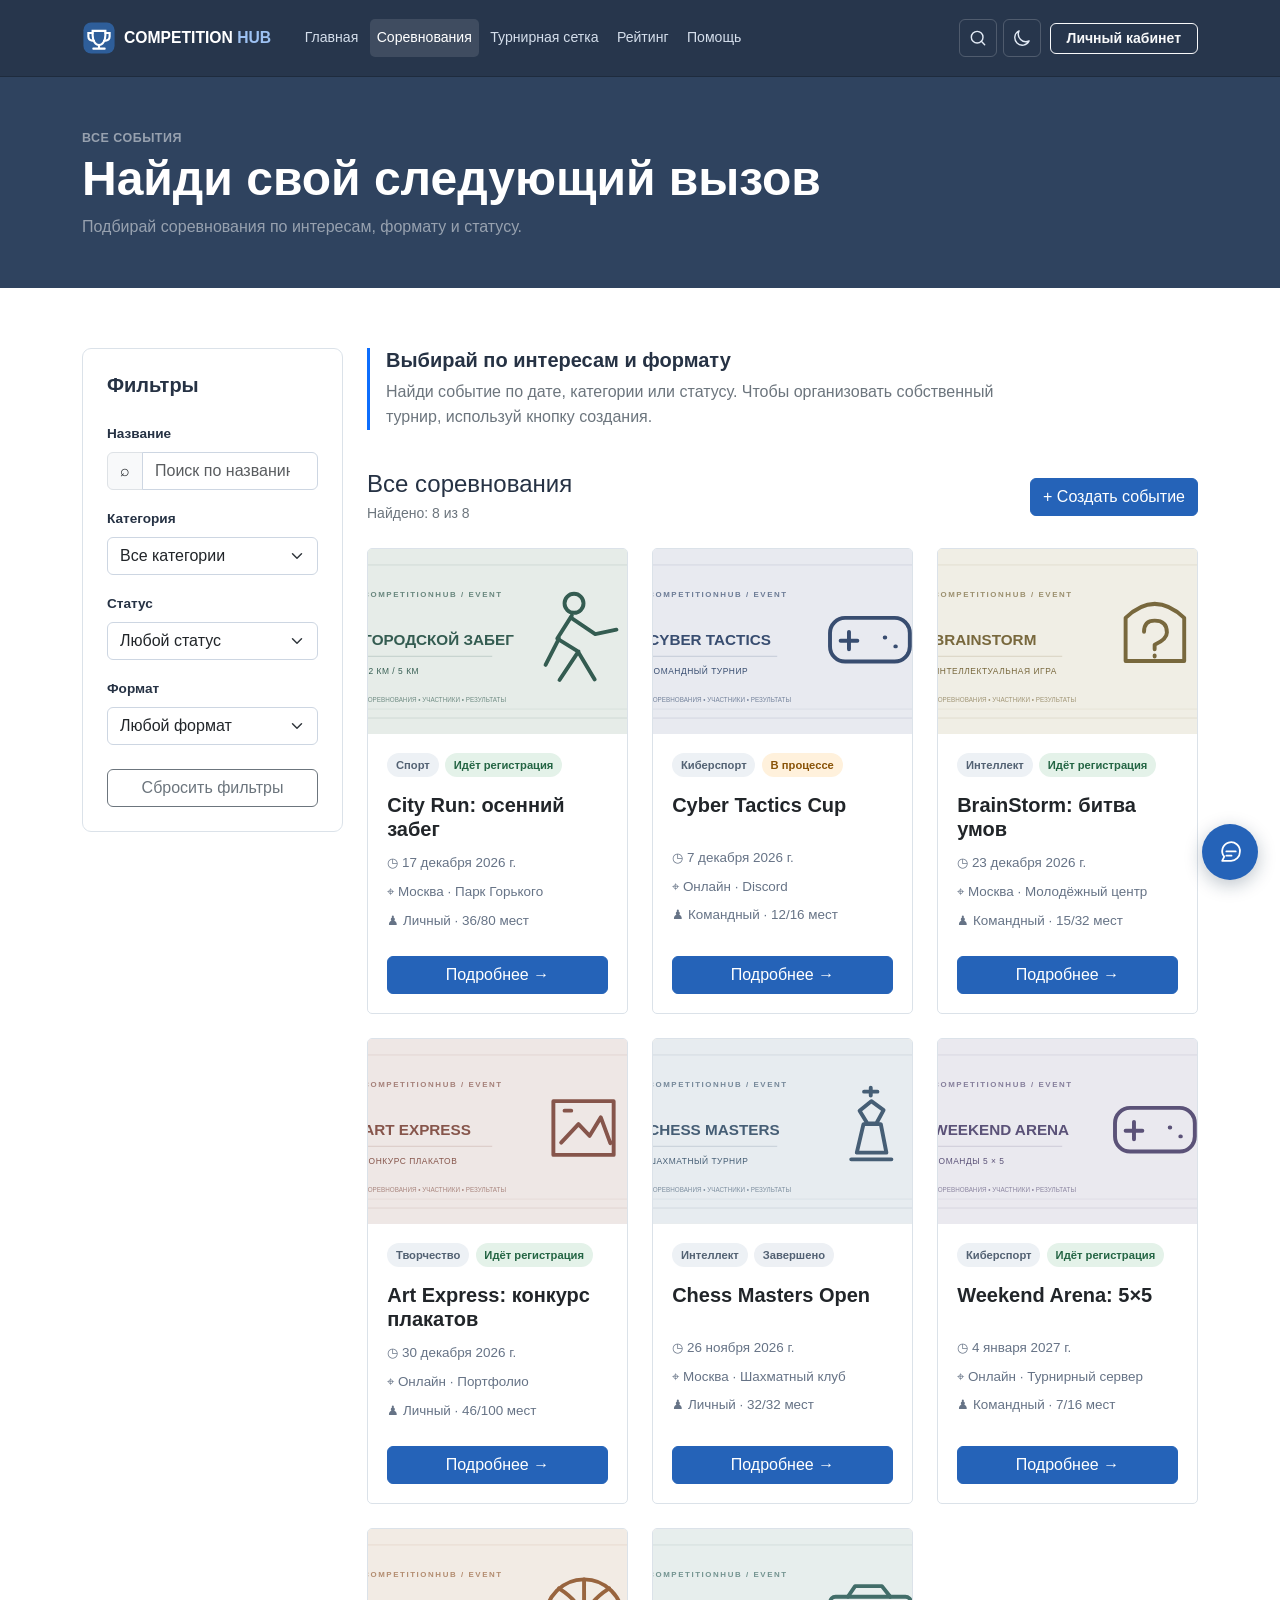
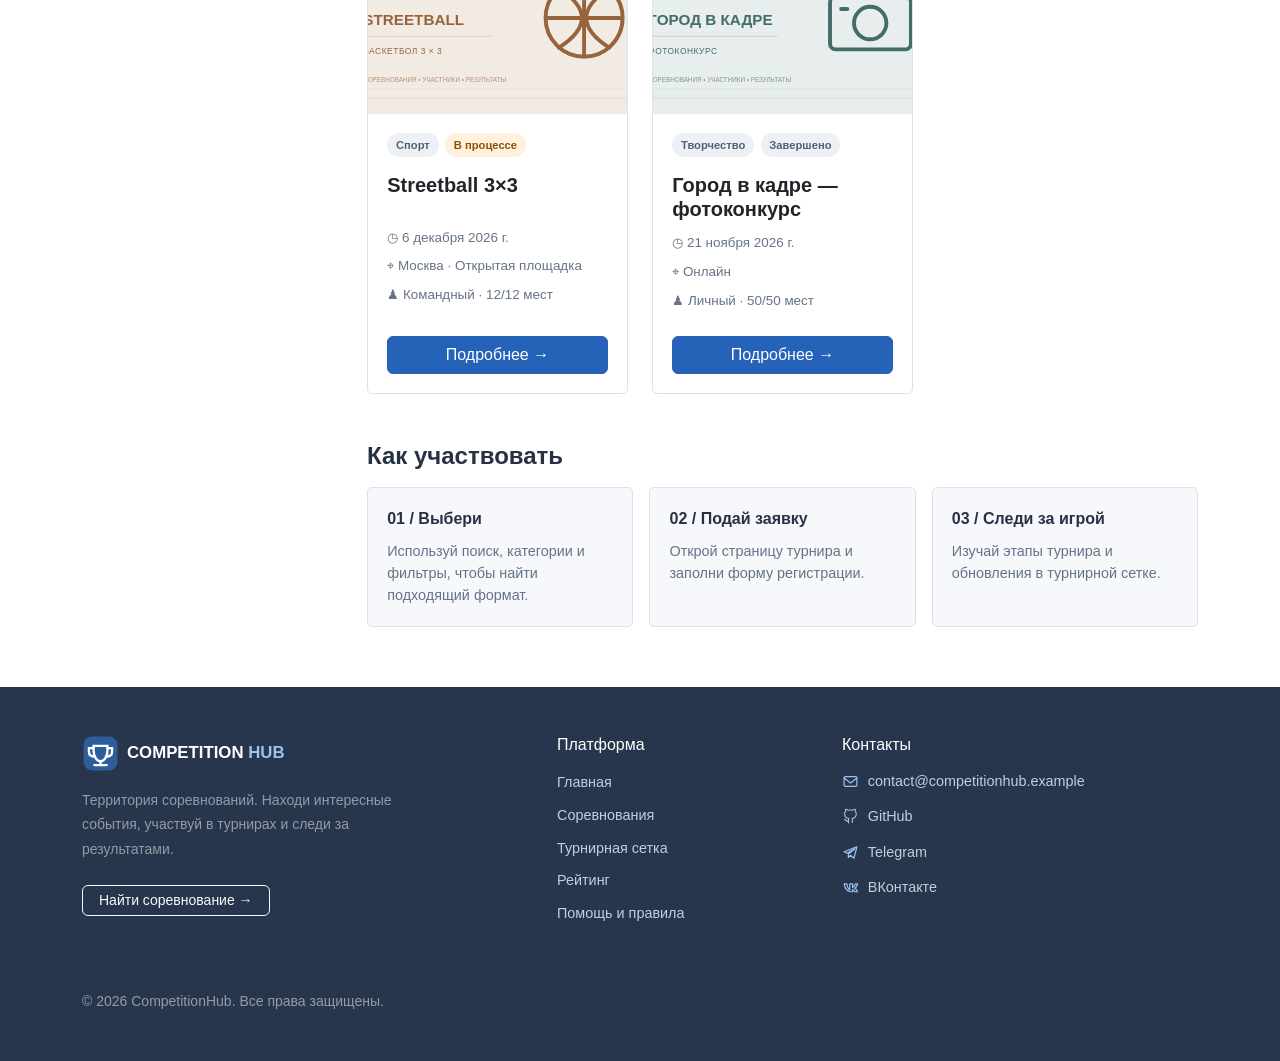
<file: CompetitionHub/catalog.html>
<!DOCTYPE html>

<html lang="ru">
<head>
<meta charset="utf-8"/>
<meta content="width=device-width, initial-scale=1.0" name="viewport"/>
<meta content="Соревнования по спорту, киберспорту, интеллекту и творчеству" name="description"/>
<meta content="#10172b" name="theme-color"/>
<title>
   Каталог соревнований — CompetitionHub
  </title>
<link href="images/favicon.svg" rel="icon" type="image/svg+xml"/>
<link href="vendor/bootstrap/css/bootstrap.min.css" rel="stylesheet"/>
<link href="css/custom.css" rel="stylesheet"/>
<link href="css/features.css" rel="stylesheet"/>
<script>try{document.documentElement.dataset.bsTheme=JSON.parse(localStorage.getItem('competitionhub_theme'))==='dark'?'dark':'light'}catch{}</script>
</head>
<body class="d-flex flex-column min-vh-100" data-page="catalog">
<a class="skip-link" href="#main-content">
   Перейти к содержимому
  </a>
<nav aria-label="Основная навигация" class="navbar navbar-expand-xl navbar-dark site-navbar sticky-top">
<div class="container py-2">
<a aria-label="CompetitionHub — главная" class="navbar-brand d-inline-flex align-items-center gap-2" href="index.html">
<img alt="" class="brand-icon" height="34" src="images/mark.svg" width="34"/>
<span>
      COMPETITION
      <span class="brand-accent">
       HUB
      </span>
</span>
</a>
<a class="ch-help-quick" href="help.html">Помощь</a><button aria-controls="mainNavbar" aria-expanded="false" aria-label="Открыть меню" class="navbar-toggler border-0" data-bs-target="#mainNavbar" data-bs-toggle="collapse" type="button">
<span class="navbar-toggler-icon">
</span>
</button>
<div class="collapse navbar-collapse" id="mainNavbar">
<ul class="navbar-nav align-items-xl-center gap-xl-1 main-navigation ms-xl-3">
<li class="nav-item">
<a class="nav-link" href="index.html">
        Главная
       </a>
</li>
<li class="nav-item">
<a aria-current="page" class="nav-link active" href="catalog.html">
        Соревнования
       </a>
</li>
<li class="nav-item">
<a class="nav-link" href="bracket.html">
        Турнирная сетка
       </a>
</li>
<li class="nav-item">
<a class="nav-link" href="rating.html">
        Рейтинг
       </a>
</li>
<li class="nav-item"><a class="nav-link" href="help.html">Помощь</a></li></ul>
<a class="btn btn-outline-light btn-sm px-3 ms-lg-auto profile-entry" href="profile.html">
      Личный кабинет
     </a>
</div>
</div>
</nav>
<main id="main-content">
<section class="page-heading">
<div class="container py-5">
<span class="eyebrow text-white-50">
      ВСЕ СОБЫТИЯ
     </span>
<h1 class="display-5 fw-bold text-white mb-2">
      Найди свой следующий вызов
     </h1>
<p class="text-white-50 mb-0">
      Подбирай соревнования по интересам, формату и статусу.
     </p>
</div>
</section>
<section class="container section-space">
<div class="row g-4">
<aside class="col-12 col-lg-3">
<div class="filter-panel p-4">
<h2 class="h5 fw-bold mb-4">
        Фильтры
       </h2>
<form id="catalogFilters" role="search">
<div class="mb-3">
<label class="form-label" for="searchQuery">
          Название
         </label>
<div class="input-group">
<span class="input-group-text">
           ⌕
          </span>
<input class="form-control" id="searchQuery" name="query" placeholder="Поиск по названию" type="search"/>
</div>
</div>
<div class="mb-3">
<label class="form-label" for="filterCategory">
          Категория
         </label>
<select class="form-select" id="filterCategory" name="category">
<option value="all">
           Все категории
          </option>
<option value="sport">
           Спорт
          </option>
<option value="esport">
           Киберспорт
          </option>
<option value="intellect">
           Интеллект
          </option>
<option value="creative">
           Творчество
          </option>
</select>
</div>
<div class="mb-3">
<label class="form-label" for="filterStatus">
          Статус
         </label>
<select class="form-select" id="filterStatus" name="status">
<option value="all">
           Любой статус
          </option>
<option value="registration">
           Идёт регистрация
          </option>
<option value="live">
           Проводится
          </option>
<option value="finished">
           Завершено
          </option>
</select>
</div>
<div class="mb-4">
<label class="form-label" for="filterFormat">
          Формат
         </label>
<select class="form-select" id="filterFormat" name="format">
<option value="all">
           Любой формат
          </option>
<option value="single">
           Личный
          </option>
<option value="team">
           Командный
          </option>
</select>
</div>
<button class="btn btn-outline-secondary w-100" id="resetFilters" type="reset">
         Сбросить фильтры
        </button>
</form>
</div>
</aside>
<div class="col-12 col-lg-9">
<div class="d-flex flex-wrap justify-content-between align-items-center gap-3 mb-4">
<div class="catalog-topline border-start border-3 border-primary ps-3 mb-4">
<h2 class="h5 fw-bold mb-2">
         Выбирай по интересам и формату
        </h2>
<p class="text-secondary mb-0">
         Найди событие по дате, категории или статусу. Чтобы организовать собственный турнир, используй кнопку создания.
        </p>
</div>
<div>
<h2 class="h4 mb-1">
         Все соревнования
        </h2>
<p aria-live="polite" class="text-secondary small mb-0" id="resultsCount">
         Поиск событий...
        </p>
</div>
<button class="btn btn-primary" data-bs-target="#createCompetitionModal" data-bs-toggle="modal" type="button">
        + Создать событие
       </button>
</div>
<div class="row g-4" id="competitionGrid">
</div>
<section aria-labelledby="catalog-help" class="mt-5">
<h2 class="h4 fw-bold mb-3" id="catalog-help">
        Как участвовать
       </h2>
<div class="row g-3">
<div class="col-md-4">
<div class="info-point h-100">
<strong>
           01 / Выбери
          </strong>
<p>
           Используй поиск, категории и фильтры, чтобы найти подходящий формат.
          </p>
</div>
</div>
<div class="col-md-4">
<div class="info-point h-100">
<strong>
           02 / Подай заявку
          </strong>
<p>
           Открой страницу турнира и заполни форму регистрации.
          </p>
</div>
</div>
<div class="col-md-4">
<div class="info-point h-100">
<strong>
           03 / Следи за игрой
          </strong>
<p>
           Изучай этапы турнира и обновления в турнирной сетке.
          </p>
</div>
</div>
</div>
</section>
<div class="empty-state d-none" id="emptyCatalog">
<div class="empty-icon">
        ⌕
       </div>
<h3 class="h5">
        Ничего не найдено
       </h3>
<p class="text-secondary">
        Попробуй изменить параметры поиска.
       </p>
<button class="btn btn-outline-primary" id="emptyReset" type="button">
        Очистить фильтры
       </button>
</div>
</div>
</div>
</section>
</main>
<footer class="site-footer mt-auto">
<div class="container py-5">
<div class="row g-4 gy-5 align-items-start">
<div class="col-12 col-lg-5">
<a aria-label="CompetitionHub — на главную" class="navbar-brand d-inline-flex align-items-center gap-2 mb-3" href="index.html">
<img alt="" height="37" src="images/mark.svg" width="37"/>
<span class="text-white">
        COMPETITION
        <span class="brand-accent">
         HUB
        </span>
</span>
</a>
<p class="footer-intro text-white-50 small mb-4">
       Территория соревнований. Находи интересные события, участвуй в турнирах и следи за результатами.
      </p>
<a class="btn btn-outline-light btn-sm px-3" href="catalog.html">
       Найти соревнование →
      </a>
</div>
<div class="col-6 col-md-5 col-lg-3">
<h2 class="h6 text-white mb-3">
       Платформа
      </h2>
<ul class="list-unstyled footer-links">
<li>
<a href="index.html">
         Главная
        </a>
</li>
<li>
<a href="catalog.html">
         Соревнования
        </a>
</li>
<li>
<a href="bracket.html">
         Турнирная сетка
        </a>
</li>
<li>
<a href="rating.html">
         Рейтинг
        </a>
</li>
<li><a href="help.html">Помощь и правила</a></li></ul>
</div>
<div class="col-6 col-md-7 col-lg-4">
<h2 class="h6 text-white mb-3">
       Контакты
      </h2>
<ul class="list-unstyled footer-links">
<li>
<a class="ch-contact" href="mailto:contact@competitionhub.example"><svg aria-hidden="true" fill="none" height="20" stroke="currentColor" stroke-linecap="round" stroke-linejoin="round" stroke-width="1.7" viewBox="0 0 24 24" width="20"><rect height="14" rx="2" width="18" x="3" y="5"></rect><path d="m3 7 9 7 9-7"></path></svg>
         contact@competitionhub.example
        </a>
</li>
<li>
<a class="ch-contact" href="https://github.com/Hodorev-Evgeny" rel="noopener noreferrer" target="_blank"><svg aria-hidden="true" fill="none" height="20" stroke="currentColor" stroke-linecap="round" stroke-linejoin="round" stroke-width="1.7" viewBox="0 0 24 24" width="20"><path d="M9 19c-4 1.5-4-2-6-2.5m12 5v-3.9c0-1 .3-1.6-.5-2.2 3.3-.4 6.5-1.6 6.5-7A5.5 5.5 0 0 0 19.5 4c.1-.4.6-1.8-.2-3 0 0-1.2-.4-3.8 1.5a13 13 0 0 0-7 0C5.9.6 4.7 1 4.7 1c-.8 1.2-.3 2.6-.2 3A5.5 5.5 0 0 0 3 8.4c0 5.4 3.2 6.6 6.5 7-.7.5-.5 1.3-.5 2.2V22" transform="translate(1 1) scale(.91)"></path></svg>
         GitHub
        </a>
</li>
<li>
<a class="ch-contact" href="https://t.me/" rel="noopener noreferrer" target="_blank"><svg aria-hidden="true" fill="none" height="20" stroke="currentColor" stroke-linecap="round" stroke-linejoin="round" stroke-width="1.7" viewBox="0 0 24 24" width="20"><path d="m3 11 18-7-4 16-5-4-3 3v-5l9-7-11 6-4-2Z"></path></svg>
         Telegram
        </a>
</li>
<li>
<a class="ch-contact" href="https://vk.com/" rel="noopener noreferrer" target="_blank"><svg aria-hidden="true" fill="none" height="20" stroke="currentColor" stroke-linecap="round" stroke-linejoin="round" stroke-width="1.7" viewBox="0 0 24 24" width="20"><path d="M3 7h4c.5 4 2 7 4 8V7h4v5c2-1 3.5-3 4-5h3c-.5 3-2.5 5-4 6 2 1 3.5 3 4 5h-4c-1-2-2-3-3-3v3h-2C7 18 4 13 3 7Z"></path></svg>
         ВКонтакте
        </a>
</li>
</ul>
</div>
</div>
<hr class="border-white border-opacity-10 my-4"/>
<div class="small text-white-50">
     © 2026 CompetitionHub. Все права защищены.
    </div>
</div>
</footer>
<div aria-hidden="true" aria-labelledby="createCompetitionModalLabel" class="modal fade" id="createCompetitionModal" tabindex="-1">
<div class="modal-dialog modal-lg modal-dialog-centered modal-dialog-scrollable">
<div class="modal-content">
<div class="modal-header">
<div>
<span class="text-primary small fw-semibold">
        НОВОЕ СОРЕВНОВАНИЕ
       </span>
<h2 class="modal-title h4 mb-0" id="createCompetitionModalLabel">
        Создать соревнование
       </h2>
</div>
<button aria-label="Закрыть" class="btn-close" data-bs-dismiss="modal" type="button">
</button>
</div>
<form class="needs-validation" id="quickCreateForm" novalidate="">
<div class="modal-body">
<p class="text-secondary small">
        Укажи основные условия проведения. Соревнование появится в каталоге после создания.
       </p>
<div class="row g-3">
<div class="col-12">
<label class="form-label" for="quickTitle">
          Название соревнования *
         </label>
<input class="form-control" id="quickTitle" maxlength="90" minlength="5" placeholder="Например, Открытый турнир по шахматам" required=""/>
</div>
<div class="col-12 col-md-6">
<label class="form-label" for="quickCategory">
          Направление *
         </label>
<select class="form-select" id="quickCategory" required="">
<option disabled="" selected="" value="">
           Выберите направление
          </option>
<option value="sport">
           Спорт
          </option>
<option value="esport">
           Киберспорт
          </option>
<option value="intellect">
           Интеллект
          </option>
<option value="creative">
           Творчество
          </option>
</select>
</div>
<div class="col-12 col-md-6">
<label class="form-label" for="quickFormat">
          Формат *
         </label>
<select class="form-select" id="quickFormat" required="">
<option value="single">
           Личный
          </option>
<option value="team">
           Командный
          </option>
</select>
</div>
<div class="col-12 col-md-6">
<label class="form-label" for="quickDate">
          Дата проведения *
         </label>
<input class="form-control" id="quickDate" required="" type="date"/>
</div>
<div class="col-12 col-md-6">
<label class="form-label" for="quickLimit">
          Количество мест *
         </label>
<div class="input-group">
<span class="input-group-text">
           до
          </span>
<input class="form-control" id="quickLimit" max="500" min="2" required="" type="number" value="16"/>
<span class="input-group-text">
           чел.
          </span>
</div>
</div>
<div class="col-12">
<label class="form-label" for="quickLocation">
          Место проведения *
         </label>
<input class="form-control" id="quickLocation" maxlength="90" minlength="3" placeholder="Москва или онлайн" required=""/>
</div>
<div class="col-12">
<label class="form-label" for="quickDescription">
          Описание *
         </label>
<textarea class="form-control" id="quickDescription" maxlength="900" minlength="20" placeholder="Для кого подходит соревнование и что ждёт участников" required="" rows="3"></textarea>
</div>
<div class="col-12">
<label class="form-label" for="quickRules">
          Правила *
         </label>
<textarea class="form-control" id="quickRules" maxlength="1000" minlength="15" placeholder="Как определяются победители и какие условия участия" required="" rows="3"></textarea>
</div>
<div class="col-12">
<div class="form-check">
<input class="form-check-input" id="quickAgree" required="" type="checkbox"/>
<label class="form-check-label" for="quickAgree">
           Подтверждаю корректность указанных условий *
          </label>
<div class="invalid-feedback">
           Подтверди условия проведения.
          </div>
</div>
</div>
</div>
<div class="alert alert-danger d-none mt-3" id="quickCreateError" role="alert">
</div>
</div>
<div class="modal-footer">
<button class="btn btn-outline-secondary" data-bs-dismiss="modal" type="button">
        Отмена
       </button>
<button class="btn btn-primary" type="submit">
        Опубликовать соревнование
       </button>
</div>
</form>
</div>
</div>
</div>
<div aria-live="polite" class="toast-container position-fixed bottom-0 end-0 p-3">
<div aria-atomic="true" class="toast align-items-center text-bg-dark border-0" id="appToast" role="status">
<div class="d-flex">
<div class="toast-body" id="appToastText">
      Готово!
     </div>
<button aria-label="Закрыть" class="btn-close btn-close-white me-2 m-auto" data-bs-dismiss="toast" type="button">
</button>
</div>
</div>
</div>
<script src="vendor/bootstrap/js/bootstrap.bundle.min.js">
</script>
<script src="js/data.js">
</script>
<script src="js/app.js">
</script>
<script src="js/features.js"></script>
</body>
</html>
</file>
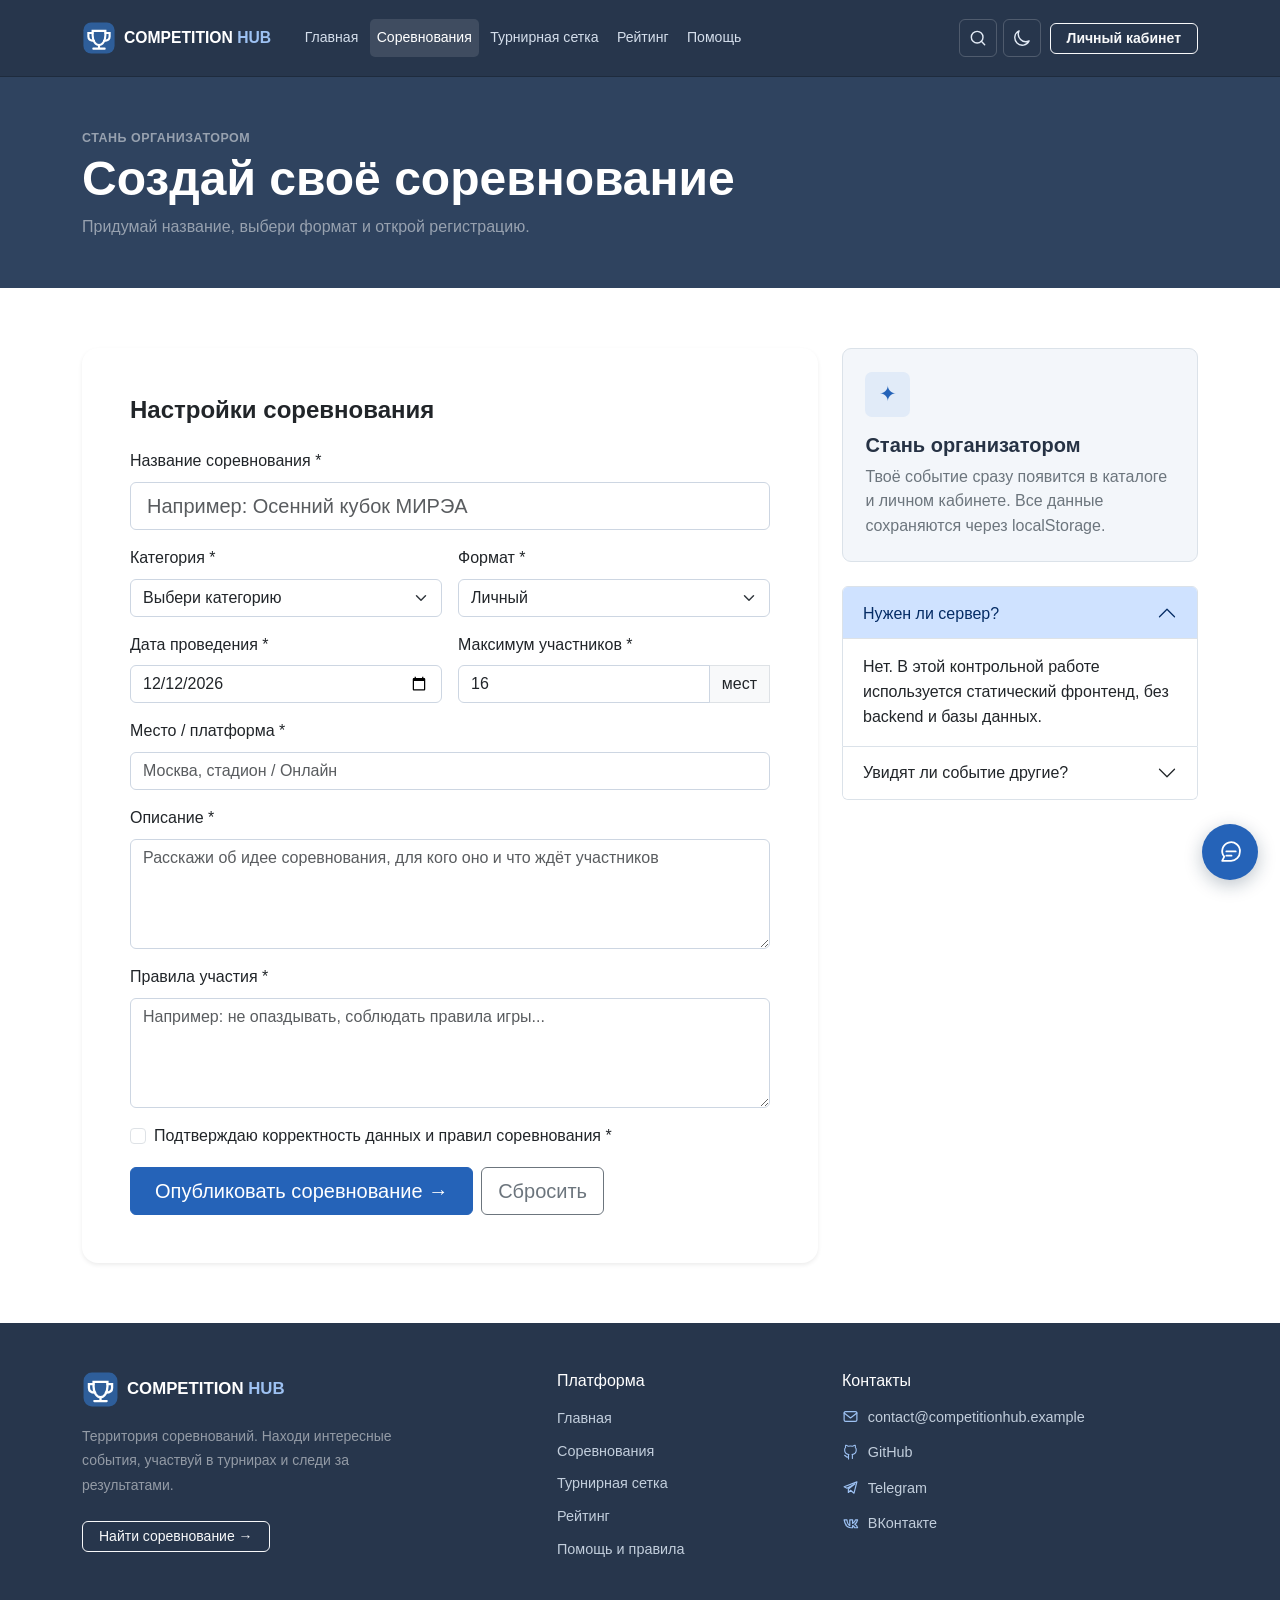
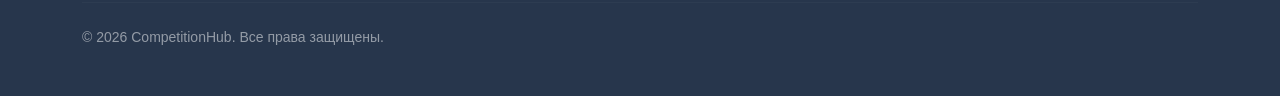
<file: CompetitionHub/create.html>
<!DOCTYPE html>

<html lang="ru">
<head>
<meta charset="utf-8"/>
<meta content="width=device-width, initial-scale=1.0" name="viewport"/>
<meta content="Создай собственное спортивное или творческое соревнование" name="description"/>
<meta content="#10172b" name="theme-color"/>
<title>
   Создание соревнования — CompetitionHub
  </title>
<link href="images/favicon.svg" rel="icon" type="image/svg+xml"/>
<link href="vendor/bootstrap/css/bootstrap.min.css" rel="stylesheet"/>
<link href="css/custom.css" rel="stylesheet"/>
<link href="css/features.css" rel="stylesheet"/>
<script>try{document.documentElement.dataset.bsTheme=JSON.parse(localStorage.getItem('competitionhub_theme'))==='dark'?'dark':'light'}catch{}</script>
</head>
<body class="d-flex flex-column min-vh-100" data-page="create">
<a class="skip-link" href="#main-content">
   Перейти к содержимому
  </a>
<nav aria-label="Основная навигация" class="navbar navbar-expand-xl navbar-dark site-navbar sticky-top">
<div class="container py-2">
<a aria-label="CompetitionHub — главная" class="navbar-brand d-inline-flex align-items-center gap-2" href="index.html">
<img alt="" class="brand-icon" height="34" src="images/mark.svg" width="34"/>
<span>
      COMPETITION
      <span class="brand-accent">
       HUB
      </span>
</span>
</a>
<a class="ch-help-quick" href="help.html">Помощь</a><button aria-controls="mainNavbar" aria-expanded="false" aria-label="Открыть меню" class="navbar-toggler border-0" data-bs-target="#mainNavbar" data-bs-toggle="collapse" type="button">
<span class="navbar-toggler-icon">
</span>
</button>
<div class="collapse navbar-collapse" id="mainNavbar">
<ul class="navbar-nav align-items-xl-center gap-xl-1 main-navigation ms-xl-3">
<li class="nav-item">
<a class="nav-link" href="index.html">
        Главная
       </a>
</li>
<li class="nav-item">
<a aria-current="page" class="nav-link active" href="catalog.html">
        Соревнования
       </a>
</li>
<li class="nav-item">
<a class="nav-link" href="bracket.html">
        Турнирная сетка
       </a>
</li>
<li class="nav-item">
<a class="nav-link" href="rating.html">
        Рейтинг
       </a>
</li>
<li class="nav-item"><a class="nav-link" href="help.html">Помощь</a></li></ul>
<a class="btn btn-outline-light btn-sm px-3 ms-lg-auto profile-entry" href="profile.html">
      Личный кабинет
     </a>
</div>
</div>
</nav>
<main id="main-content">
<section class="page-heading">
<div class="container py-5">
<span class="eyebrow text-white-50">
      СТАНЬ ОРГАНИЗАТОРОМ
     </span>
<h1 class="display-5 fw-bold text-white mb-2">
      Создай своё соревнование
     </h1>
<p class="text-white-50 mb-0">
      Придумай название, выбери формат и открой регистрацию.
     </p>
</div>
</section>
<div class="container section-space">
<div class="row g-4">
<div class="col-lg-8">
<div class="card border-0 rounded-4 shadow-sm">
<div class="card-body p-4 p-lg-5">
<h2 class="h4 fw-bold mb-4">
         Настройки соревнования
        </h2>
<form id="createForm" novalidate="">
<div class="row g-3">
<div class="col-12">
<label class="form-label" for="createTitle">
            Название соревнования *
           </label>
<input class="form-control form-control-lg" id="createTitle" maxlength="80" minlength="4" name="title" placeholder="Например: Осенний кубок МИРЭА" required=""/>
<div class="invalid-feedback">
            Название должно содержать от 4 до 80 символов.
           </div>
</div>
<div class="col-md-6">
<label class="form-label" for="createCategory">
            Категория *
           </label>
<select class="form-select" id="createCategory" name="category" required="">
<option value="">
             Выбери категорию
            </option>
<option value="sport">
             Спорт
            </option>
<option value="esport">
             Киберспорт
            </option>
<option value="intellect">
             Интеллект
            </option>
<option value="creative">
             Творчество
            </option>
</select>
<div class="invalid-feedback">
            Выбери категорию.
           </div>
</div>
<div class="col-md-6">
<label class="form-label" for="createFormat">
            Формат *
           </label>
<select class="form-select" id="createFormat" name="format" required="">
<option value="single">
             Личный
            </option>
<option value="team">
             Командный
            </option>
</select>
</div>
<div class="col-md-6">
<label class="form-label" for="createDate">
            Дата проведения *
           </label>
<input class="form-control" id="createDate" name="date" required="" type="date"/>
<div class="invalid-feedback">
            Укажи сегодняшнюю или более позднюю дату.
           </div>
</div>
<div class="col-md-6">
<label class="form-label" for="createLimit">
            Максимум участников *
           </label>
<div class="input-group">
<input class="form-control" id="createLimit" max="128" min="2" name="limit" required="" type="number" value="16"/>
<span class="input-group-text">
             мест
            </span>
<div class="invalid-feedback">
             От 2 до 128 участников.
            </div>
</div>
</div>
<div class="col-12">
<label class="form-label" for="createLocation">
            Место / платформа *
           </label>
<input class="form-control" id="createLocation" maxlength="100" minlength="3" name="location" placeholder="Москва, стадион / Онлайн" required="" type="text"/>
<div class="invalid-feedback">
            Укажи место проведения.
           </div>
</div>
<div class="col-12">
<label class="form-label" for="createDescription">
            Описание *
           </label>
<textarea class="form-control" id="createDescription" maxlength="800" minlength="20" name="description" placeholder="Расскажи об идее соревнования, для кого оно и что ждёт участников" required="" rows="4"></textarea>
<div class="invalid-feedback">
            Добавь описание (не менее 20 символов).
           </div>
</div>
<div class="col-12">
<label class="form-label" for="createRules">
            Правила участия *
           </label>
<textarea class="form-control" id="createRules" maxlength="1000" minlength="10" name="rules" placeholder="Например: не опаздывать, соблюдать правила игры..." required="" rows="4"></textarea>
<div class="invalid-feedback">
            Добавь правила (не менее 10 символов).
           </div>
</div>
<div class="col-12">
<div class="form-check">
<input class="form-check-input" id="createAgree" required="" type="checkbox"/>
<label class="form-check-label" for="createAgree">
             Подтверждаю корректность данных и правил соревнования *
            </label>
<div class="invalid-feedback">
             Подтверди согласие.
            </div>
</div>
</div>
<div class="col-12 d-flex flex-wrap gap-2 mt-3">
<button class="btn btn-primary btn-lg px-4" type="submit">
            Опубликовать соревнование →
           </button>
<button class="btn btn-outline-secondary btn-lg" type="reset">
            Сбросить
           </button>
</div>
</div>
</form>
</div>
</div>
</div>
<aside class="col-lg-4">
<div class="info-sidecard mb-4">
<span class="info-icon">
        ✦
       </span>
<h2 class="h5 fw-bold">
        Стань организатором
       </h2>
<p class="text-secondary mb-0">
        Твоё событие сразу появится в каталоге и личном кабинете. Все данные сохраняются через localStorage.
       </p>
</div>
<div class="accordion" id="createFaq">
<div class="accordion-item">
<h2 class="accordion-header">
<button aria-controls="faqCreateOne" aria-expanded="true" class="accordion-button" data-bs-target="#faqCreateOne" data-bs-toggle="collapse" type="button">
          Нужен ли сервер?
         </button>
</h2>
<div class="accordion-collapse collapse show" data-bs-parent="#createFaq" id="faqCreateOne">
<div class="accordion-body">
          Нет. В этой контрольной работе используется статический фронтенд, без backend и базы данных.
         </div>
</div>
</div>
<div class="accordion-item">
<h2 class="accordion-header">
<button aria-controls="faqCreateTwo" aria-expanded="false" class="accordion-button collapsed" data-bs-target="#faqCreateTwo" data-bs-toggle="collapse" type="button">
          Увидят ли событие другие?
         </button>
</h2>
<div class="accordion-collapse collapse" data-bs-parent="#createFaq" id="faqCreateTwo">
<div class="accordion-body">
          Нет. Данные остаются в конкретном браузере на текущем устройстве.
         </div>
</div>
</div>
</div>
</aside>
</div>
</div>
</main>
<footer class="site-footer mt-auto">
<div class="container py-5">
<div class="row g-4 gy-5 align-items-start">
<div class="col-12 col-lg-5">
<a aria-label="CompetitionHub — на главную" class="navbar-brand d-inline-flex align-items-center gap-2 mb-3" href="index.html">
<img alt="" height="37" src="images/mark.svg" width="37"/>
<span class="text-white">
        COMPETITION
        <span class="brand-accent">
         HUB
        </span>
</span>
</a>
<p class="footer-intro text-white-50 small mb-4">
       Территория соревнований. Находи интересные события, участвуй в турнирах и следи за результатами.
      </p>
<a class="btn btn-outline-light btn-sm px-3" href="catalog.html">
       Найти соревнование →
      </a>
</div>
<div class="col-6 col-md-5 col-lg-3">
<h2 class="h6 text-white mb-3">
       Платформа
      </h2>
<ul class="list-unstyled footer-links">
<li>
<a href="index.html">
         Главная
        </a>
</li>
<li>
<a href="catalog.html">
         Соревнования
        </a>
</li>
<li>
<a href="bracket.html">
         Турнирная сетка
        </a>
</li>
<li>
<a href="rating.html">
         Рейтинг
        </a>
</li>
<li><a href="help.html">Помощь и правила</a></li></ul>
</div>
<div class="col-6 col-md-7 col-lg-4">
<h2 class="h6 text-white mb-3">
       Контакты
      </h2>
<ul class="list-unstyled footer-links">
<li>
<a class="ch-contact" href="mailto:contact@competitionhub.example"><svg aria-hidden="true" fill="none" height="20" stroke="currentColor" stroke-linecap="round" stroke-linejoin="round" stroke-width="1.7" viewBox="0 0 24 24" width="20"><rect height="14" rx="2" width="18" x="3" y="5"></rect><path d="m3 7 9 7 9-7"></path></svg>
         contact@competitionhub.example
        </a>
</li>
<li>
<a class="ch-contact" href="https://github.com/Hodorev-Evgeny" rel="noopener noreferrer" target="_blank"><svg aria-hidden="true" fill="none" height="20" stroke="currentColor" stroke-linecap="round" stroke-linejoin="round" stroke-width="1.7" viewBox="0 0 24 24" width="20"><path d="M9 19c-4 1.5-4-2-6-2.5m12 5v-3.9c0-1 .3-1.6-.5-2.2 3.3-.4 6.5-1.6 6.5-7A5.5 5.5 0 0 0 19.5 4c.1-.4.6-1.8-.2-3 0 0-1.2-.4-3.8 1.5a13 13 0 0 0-7 0C5.9.6 4.7 1 4.7 1c-.8 1.2-.3 2.6-.2 3A5.5 5.5 0 0 0 3 8.4c0 5.4 3.2 6.6 6.5 7-.7.5-.5 1.3-.5 2.2V22" transform="translate(1 1) scale(.91)"></path></svg>
         GitHub
        </a>
</li>
<li>
<a class="ch-contact" href="https://t.me/" rel="noopener noreferrer" target="_blank"><svg aria-hidden="true" fill="none" height="20" stroke="currentColor" stroke-linecap="round" stroke-linejoin="round" stroke-width="1.7" viewBox="0 0 24 24" width="20"><path d="m3 11 18-7-4 16-5-4-3 3v-5l9-7-11 6-4-2Z"></path></svg>
         Telegram
        </a>
</li>
<li>
<a class="ch-contact" href="https://vk.com/" rel="noopener noreferrer" target="_blank"><svg aria-hidden="true" fill="none" height="20" stroke="currentColor" stroke-linecap="round" stroke-linejoin="round" stroke-width="1.7" viewBox="0 0 24 24" width="20"><path d="M3 7h4c.5 4 2 7 4 8V7h4v5c2-1 3.5-3 4-5h3c-.5 3-2.5 5-4 6 2 1 3.5 3 4 5h-4c-1-2-2-3-3-3v3h-2C7 18 4 13 3 7Z"></path></svg>
         ВКонтакте
        </a>
</li>
</ul>
</div>
</div>
<hr class="border-white border-opacity-10 my-4"/>
<div class="small text-white-50">
     © 2026 CompetitionHub. Все права защищены.
    </div>
</div>
</footer>
<div aria-hidden="true" aria-labelledby="createCompetitionModalLabel" class="modal fade" id="createCompetitionModal" tabindex="-1">
<div class="modal-dialog modal-lg modal-dialog-centered modal-dialog-scrollable">
<div class="modal-content">
<div class="modal-header">
<div>
<span class="text-primary small fw-semibold">
        НОВОЕ СОРЕВНОВАНИЕ
       </span>
<h2 class="modal-title h4 mb-0" id="createCompetitionModalLabel">
        Создать соревнование
       </h2>
</div>
<button aria-label="Закрыть" class="btn-close" data-bs-dismiss="modal" type="button">
</button>
</div>
<form class="needs-validation" id="quickCreateForm" novalidate="">
<div class="modal-body">
<p class="text-secondary small">
        Укажи основные условия проведения. Соревнование появится в каталоге после создания.
       </p>
<div class="row g-3">
<div class="col-12">
<label class="form-label" for="quickTitle">
          Название соревнования *
         </label>
<input class="form-control" id="quickTitle" maxlength="90" minlength="5" placeholder="Например, Открытый турнир по шахматам" required=""/>
</div>
<div class="col-12 col-md-6">
<label class="form-label" for="quickCategory">
          Направление *
         </label>
<select class="form-select" id="quickCategory" required="">
<option disabled="" selected="" value="">
           Выберите направление
          </option>
<option value="sport">
           Спорт
          </option>
<option value="esport">
           Киберспорт
          </option>
<option value="intellect">
           Интеллект
          </option>
<option value="creative">
           Творчество
          </option>
</select>
</div>
<div class="col-12 col-md-6">
<label class="form-label" for="quickFormat">
          Формат *
         </label>
<select class="form-select" id="quickFormat" required="">
<option value="single">
           Личный
          </option>
<option value="team">
           Командный
          </option>
</select>
</div>
<div class="col-12 col-md-6">
<label class="form-label" for="quickDate">
          Дата проведения *
         </label>
<input class="form-control" id="quickDate" required="" type="date"/>
</div>
<div class="col-12 col-md-6">
<label class="form-label" for="quickLimit">
          Количество мест *
         </label>
<div class="input-group">
<span class="input-group-text">
           до
          </span>
<input class="form-control" id="quickLimit" max="500" min="2" required="" type="number" value="16"/>
<span class="input-group-text">
           чел.
          </span>
</div>
</div>
<div class="col-12">
<label class="form-label" for="quickLocation">
          Место проведения *
         </label>
<input class="form-control" id="quickLocation" maxlength="90" minlength="3" placeholder="Москва или онлайн" required=""/>
</div>
<div class="col-12">
<label class="form-label" for="quickDescription">
          Описание *
         </label>
<textarea class="form-control" id="quickDescription" maxlength="900" minlength="20" placeholder="Для кого подходит соревнование и что ждёт участников" required="" rows="3"></textarea>
</div>
<div class="col-12">
<label class="form-label" for="quickRules">
          Правила *
         </label>
<textarea class="form-control" id="quickRules" maxlength="1000" minlength="15" placeholder="Как определяются победители и какие условия участия" required="" rows="3"></textarea>
</div>
<div class="col-12">
<div class="form-check">
<input class="form-check-input" id="quickAgree" required="" type="checkbox"/>
<label class="form-check-label" for="quickAgree">
           Подтверждаю корректность указанных условий *
          </label>
<div class="invalid-feedback">
           Подтверди условия проведения.
          </div>
</div>
</div>
</div>
<div class="alert alert-danger d-none mt-3" id="quickCreateError" role="alert">
</div>
</div>
<div class="modal-footer">
<button class="btn btn-outline-secondary" data-bs-dismiss="modal" type="button">
        Отмена
       </button>
<button class="btn btn-primary" type="submit">
        Опубликовать соревнование
       </button>
</div>
</form>
</div>
</div>
</div>
<div aria-live="polite" class="toast-container position-fixed bottom-0 end-0 p-3">
<div aria-atomic="true" class="toast align-items-center text-bg-dark border-0" id="appToast" role="status">
<div class="d-flex">
<div class="toast-body" id="appToastText">
      Готово!
     </div>
<button aria-label="Закрыть" class="btn-close btn-close-white me-2 m-auto" data-bs-dismiss="toast" type="button">
</button>
</div>
</div>
</div>
<script src="vendor/bootstrap/js/bootstrap.bundle.min.js">
</script>
<script src="js/data.js">
</script>
<script src="js/app.js">
</script>
<script src="js/features.js"></script>
</body>
</html>
</file>
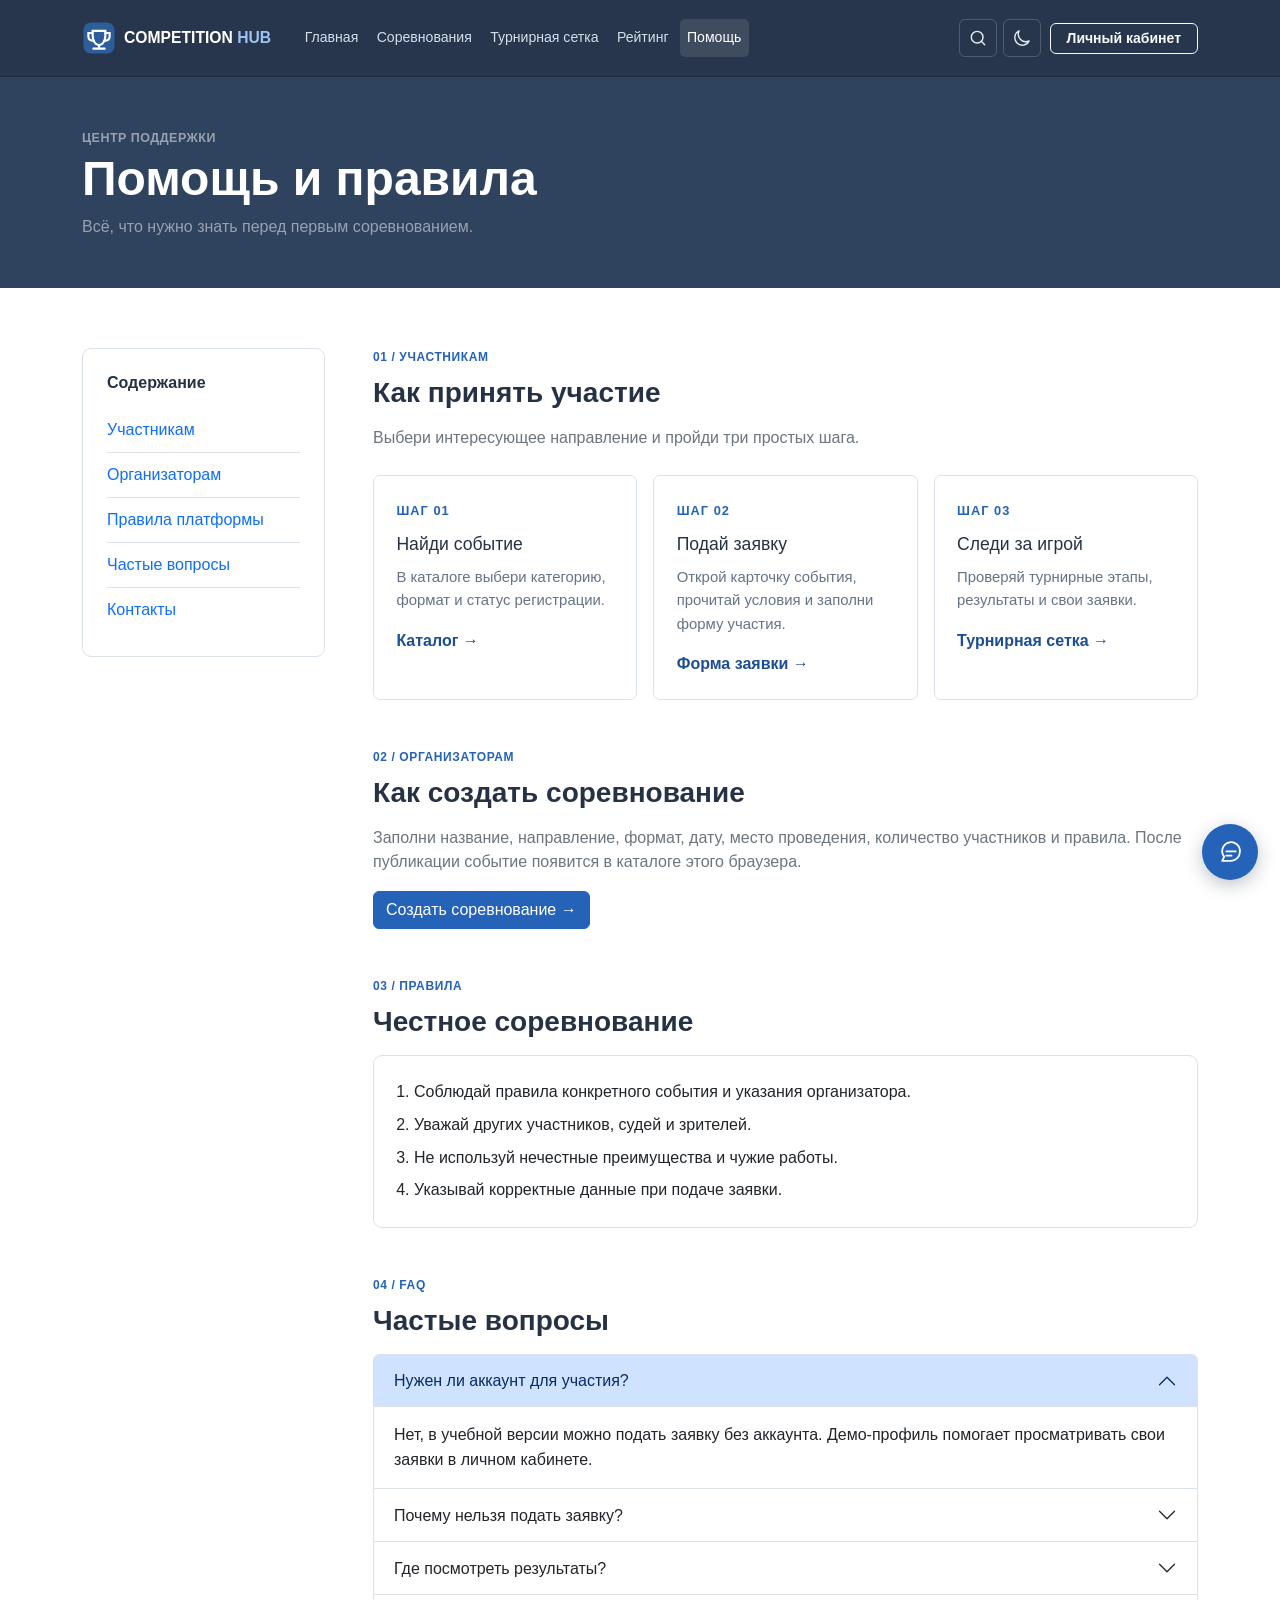
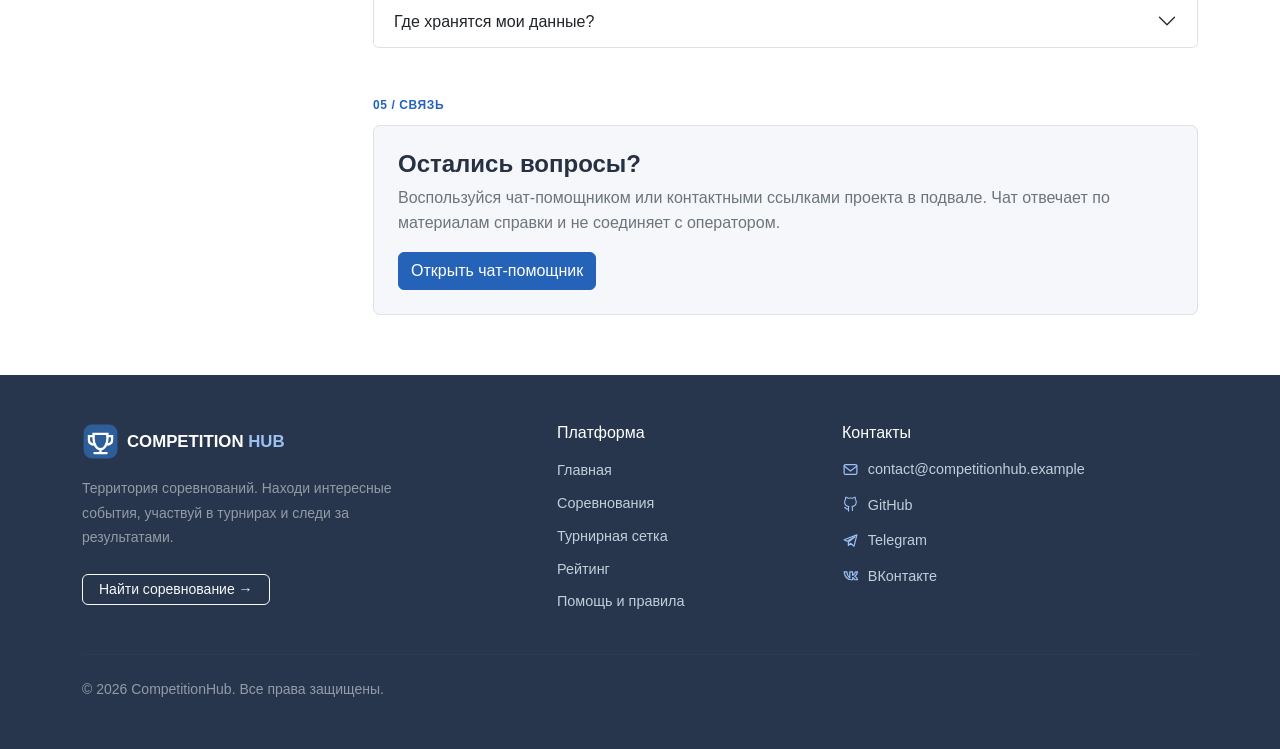
<file: CompetitionHub/help.html>
<!DOCTYPE html>

<html lang="ru">
<head>
<meta charset="utf-8"/>
<meta content="width=device-width, initial-scale=1" name="viewport"/>
<meta content="Правила участия и помощь пользователям CompetitionHub" name="description"/>
<title>Помощь и правила — CompetitionHub</title>
<link href="images/favicon.svg" rel="icon" type="image/svg+xml"/>
<link href="vendor/bootstrap/css/bootstrap.min.css" rel="stylesheet"/>
<link href="css/custom.css" rel="stylesheet"/>
<link href="css/features.css" rel="stylesheet"/>
<script>try{document.documentElement.dataset.bsTheme=JSON.parse(localStorage.getItem('competitionhub_theme'))==='dark'?'dark':'light'}catch{}</script>
</head>
<body class="d-flex flex-column min-vh-100" data-page="help">
<a class="skip-link" href="#main-content">Перейти к содержимому</a>
<nav aria-label="Основная навигация" class="navbar navbar-expand-xl navbar-dark site-navbar sticky-top">
<div class="container py-2">
<a aria-label="CompetitionHub — главная" class="navbar-brand d-inline-flex align-items-center gap-2" href="index.html"><img alt="" class="brand-icon" height="34" src="images/mark.svg" width="34"/><span>COMPETITION<span class="brand-accent"> HUB</span></span></a>
<a aria-current="page" class="ch-help-quick" href="help.html">Помощь</a><button aria-controls="mainNavbar" aria-expanded="false" aria-label="Открыть меню" class="navbar-toggler border-0" data-bs-target="#mainNavbar" data-bs-toggle="collapse" type="button"><span class="navbar-toggler-icon"></span></button>
<div class="collapse navbar-collapse" id="mainNavbar">
<ul class="navbar-nav align-items-xl-center gap-xl-1 main-navigation ms-xl-3">
<li class="nav-item"><a class="nav-link" href="index.html">Главная</a></li>
<li class="nav-item"><a class="nav-link" href="catalog.html">Соревнования</a></li>
<li class="nav-item"><a class="nav-link" href="bracket.html">Турнирная сетка</a></li>
<li class="nav-item"><a class="nav-link" href="rating.html">Рейтинг</a></li>
<li class="nav-item"><a aria-current="page" class="nav-link active" href="help.html">Помощь</a></li>
</ul>
<a class="btn btn-outline-light btn-sm px-3 ms-lg-auto profile-entry" href="profile.html">Личный кабинет</a>
</div>
</div>
</nav>
<main id="main-content">
<section class="page-heading"><div class="container py-5">
<span class="eyebrow text-white-50">ЦЕНТР ПОДДЕРЖКИ</span>
<h1 class="display-5 fw-bold text-white mb-2">Помощь и правила</h1>
<p class="text-white-50 mb-0">Всё, что нужно знать перед первым соревнованием.</p>
</div></section>
<div class="container section-space"><div class="row g-5">
<aside class="col-lg-3"><div class="filter-panel p-4 ch-help-contents"><h2 class="h6 fw-bold mb-3">Содержание</h2><a href="#participation">Участникам</a><a href="#organizers">Организаторам</a><a href="#rules">Правила платформы</a><a href="#faq">Частые вопросы</a><a href="#contacts">Контакты</a></div></aside>
<div class="col-lg-9">
<section class="ch-help-section mb-5" id="participation"><p class="section-kicker">01 / УЧАСТНИКАМ</p><h2 class="h3 fw-bold mb-3">Как принять участие</h2><p class="text-secondary mb-4">Выбери интересующее направление и пройди три простых шага.</p>
<div class="row g-3"><div class="col-md-4"><article class="ch-help-step"><span class="ch-step-index">ШАГ 01</span><h3>Найди событие</h3><p>В каталоге выбери категорию, формат и статус регистрации.</p><a class="link-arrow" href="catalog.html">Каталог →</a></article></div><div class="col-md-4"><article class="ch-help-step"><span class="ch-step-index">ШАГ 02</span><h3>Подай заявку</h3><p>Открой карточку события, прочитай условия и заполни форму участия.</p><a class="link-arrow" href="order.html">Форма заявки →</a></article></div><div class="col-md-4"><article class="ch-help-step"><span class="ch-step-index">ШАГ 03</span><h3>Следи за игрой</h3><p>Проверяй турнирные этапы, результаты и свои заявки.</p><a class="link-arrow" href="bracket.html">Турнирная сетка →</a></article></div></div>
</section>
<section class="ch-help-section mb-5" id="organizers"><p class="section-kicker">02 / ОРГАНИЗАТОРАМ</p><h2 class="h3 fw-bold mb-3">Как создать соревнование</h2><p class="text-secondary">Заполни название, направление, формат, дату, место проведения, количество участников и правила. После публикации событие появится в каталоге этого браузера.</p><a class="btn btn-primary" href="create.html">Создать соревнование →</a></section>
<section class="ch-help-section mb-5" id="rules"><p class="section-kicker">03 / ПРАВИЛА</p><h2 class="h3 fw-bold mb-3">Честное соревнование</h2><div class="card"><div class="card-body p-4"><ol class="mb-0 ps-3"><li class="mb-2">Соблюдай правила конкретного события и указания организатора.</li><li class="mb-2">Уважай других участников, судей и зрителей.</li><li class="mb-2">Не используй нечестные преимущества и чужие работы.</li><li>Указывай корректные данные при подаче заявки.</li></ol></div></div></section>
<section class="ch-help-section mb-5" id="faq"><p class="section-kicker">04 / FAQ</p><h2 class="h3 fw-bold mb-3">Частые вопросы</h2><div class="accordion" id="helpFaq">
<div class="accordion-item"><h3 class="accordion-header"><button aria-controls="faq1" aria-expanded="true" class="accordion-button" data-bs-target="#faq1" data-bs-toggle="collapse" type="button">Нужен ли аккаунт для участия?</button></h3><div class="accordion-collapse collapse show" data-bs-parent="#helpFaq" id="faq1"><div class="accordion-body">Нет, в учебной версии можно подать заявку без аккаунта. Демо-профиль помогает просматривать свои заявки в личном кабинете.</div></div></div>
<div class="accordion-item"><h3 class="accordion-header"><button aria-controls="faq2" aria-expanded="false" class="accordion-button collapsed" data-bs-target="#faq2" data-bs-toggle="collapse" type="button">Почему нельзя подать заявку?</button></h3><div class="accordion-collapse collapse" data-bs-parent="#helpFaq" id="faq2"><div class="accordion-body">Регистрация может быть закрыта, все места заняты или заявка с таким e-mail уже существует. Проверь статус события.</div></div></div>
<div class="accordion-item"><h3 class="accordion-header"><button aria-controls="faq3" aria-expanded="false" class="accordion-button collapsed" data-bs-target="#faq3" data-bs-toggle="collapse" type="button">Где посмотреть результаты?</button></h3><div class="accordion-collapse collapse" data-bs-parent="#helpFaq" id="faq3"><div class="accordion-body">Открой <a href="bracket.html">турнирную сетку</a> и выбери событие. Общие показатели участников представлены в <a href="rating.html">рейтинге</a>.</div></div></div>
<div class="accordion-item"><h3 class="accordion-header"><button aria-controls="faq4" aria-expanded="false" class="accordion-button collapsed" data-bs-target="#faq4" data-bs-toggle="collapse" type="button">Где хранятся мои данные?</button></h3><div class="accordion-collapse collapse" data-bs-parent="#helpFaq" id="faq4"><div class="accordion-body">Это учебный сайт без серверной части. Профиль, заявки, созданные события и настройки хранятся в localStorage текущего браузера. При очистке данных сайта они будут удалены.</div></div></div>
</div></section>
<section class="ch-help-section" id="contacts"><p class="section-kicker">05 / СВЯЗЬ</p><div class="ch-help-contact"><h2 class="h4 fw-bold">Остались вопросы?</h2><p class="text-secondary">Воспользуйся чат-помощником или контактными ссылками проекта в подвале. Чат отвечает по материалам справки и не соединяет с оператором.</p><button class="btn btn-primary" data-ch-open-chat="" type="button">Открыть чат-помощник</button></div></section>
</div>
</div></div>
</main>
<footer class="site-footer mt-auto"><div class="container py-5"><div class="row g-4 gy-5 align-items-start"><div class="col-12 col-lg-5"><a class="navbar-brand d-inline-flex align-items-center gap-2 mb-3" href="index.html"><img alt="" height="37" src="images/mark.svg" width="37"/><span class="text-white">COMPETITION<span class="brand-accent"> HUB</span></span></a><p class="footer-intro text-white-50 small mb-4">Территория соревнований. Находи интересные события, участвуй в турнирах и следи за результатами.</p><a class="btn btn-outline-light btn-sm px-3" href="catalog.html">Найти соревнование →</a></div><div class="col-6 col-md-5 col-lg-3"><h2 class="h6 text-white mb-3">Платформа</h2><ul class="list-unstyled footer-links"><li><a href="index.html">Главная</a></li><li><a href="catalog.html">Соревнования</a></li><li><a href="bracket.html">Турнирная сетка</a></li><li><a href="rating.html">Рейтинг</a></li><li><a href="help.html">Помощь и правила</a></li></ul></div><div class="col-6 col-md-7 col-lg-4"><h2 class="h6 text-white mb-3">Контакты</h2><ul class="list-unstyled footer-links"><li><a class="ch-contact" href="mailto:contact@competitionhub.example"><svg aria-hidden="true" fill="none" height="20" stroke="currentColor" stroke-linecap="round" stroke-linejoin="round" stroke-width="1.7" viewBox="0 0 24 24" width="20"><rect height="14" rx="2" width="18" x="3" y="5"></rect><path d="m3 7 9 7 9-7"></path></svg>contact@competitionhub.example</a></li><li><a class="ch-contact" href="https://github.com/Hodorev-Evgeny" rel="noopener noreferrer" target="_blank"><svg aria-hidden="true" fill="none" height="20" stroke="currentColor" stroke-linecap="round" stroke-linejoin="round" stroke-width="1.7" viewBox="0 0 24 24" width="20"><path d="M9 19c-4 1.5-4-2-6-2.5m12 5v-3.9c0-1 .3-1.6-.5-2.2 3.3-.4 6.5-1.6 6.5-7A5.5 5.5 0 0 0 19.5 4c.1-.4.6-1.8-.2-3 0 0-1.2-.4-3.8 1.5a13 13 0 0 0-7 0C5.9.6 4.7 1 4.7 1c-.8 1.2-.3 2.6-.2 3A5.5 5.5 0 0 0 3 8.4c0 5.4 3.2 6.6 6.5 7-.7.5-.5 1.3-.5 2.2V22" transform="translate(1 1) scale(.91)"></path></svg>GitHub</a></li><li><a class="ch-contact" href="https://t.me/" rel="noopener noreferrer" target="_blank"><svg aria-hidden="true" fill="none" height="20" stroke="currentColor" stroke-linecap="round" stroke-linejoin="round" stroke-width="1.7" viewBox="0 0 24 24" width="20"><path d="m3 11 18-7-4 16-5-4-3 3v-5l9-7-11 6-4-2Z"></path></svg>Telegram</a></li><li><a class="ch-contact" href="https://vk.com/" rel="noopener noreferrer" target="_blank"><svg aria-hidden="true" fill="none" height="20" stroke="currentColor" stroke-linecap="round" stroke-linejoin="round" stroke-width="1.7" viewBox="0 0 24 24" width="20"><path d="M3 7h4c.5 4 2 7 4 8V7h4v5c2-1 3.5-3 4-5h3c-.5 3-2.5 5-4 6 2 1 3.5 3 4 5h-4c-1-2-2-3-3-3v3h-2C7 18 4 13 3 7Z"></path></svg>ВКонтакте</a></li></ul></div></div><hr class="border-white border-opacity-10 my-4"/><div class="small text-white-50">© 2026 CompetitionHub. Все права защищены.</div></div></footer>
<script src="vendor/bootstrap/js/bootstrap.bundle.min.js"></script>
<script src="js/data.js"></script>
<script src="js/features.js"></script>
</body>
</html>
</file>
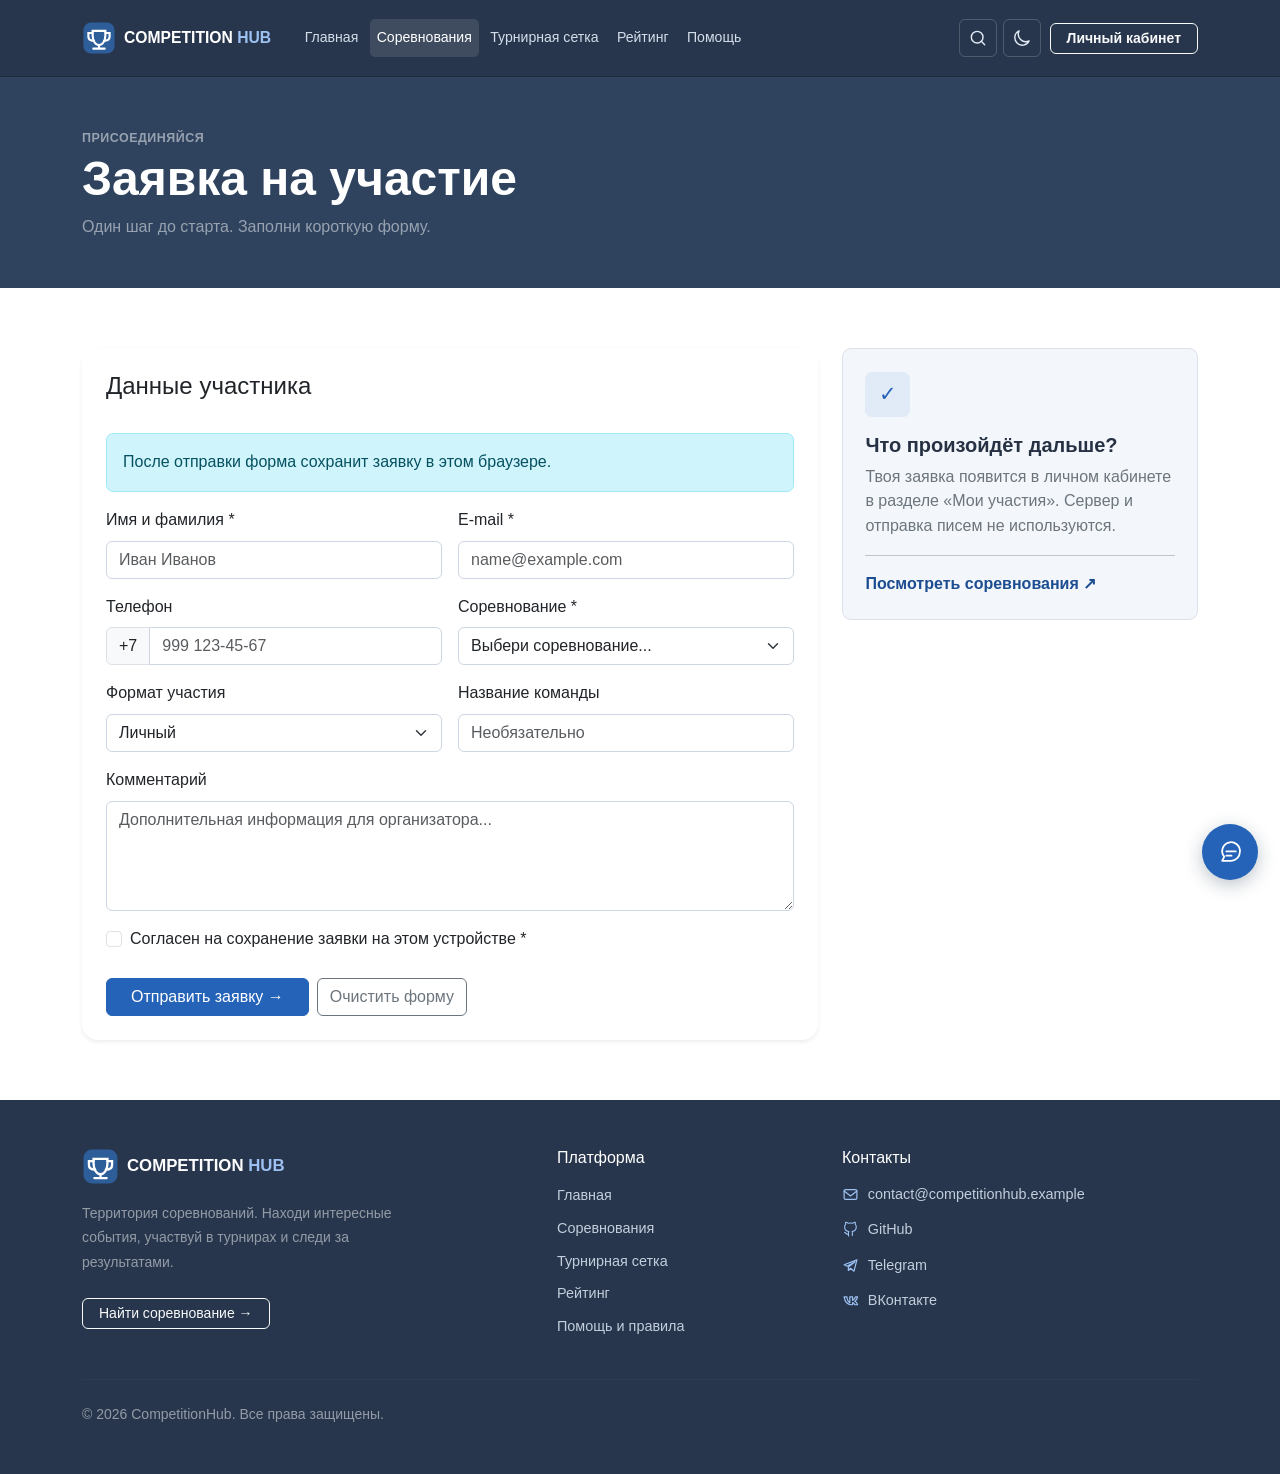
<file: CompetitionHub/order.html>
<!DOCTYPE html>

<html lang="ru">
<head>
<meta charset="utf-8"/>
<meta content="width=device-width, initial-scale=1.0" name="viewport"/>
<meta content="Подай заявку на участие в соревновании" name="description"/>
<meta content="#10172b" name="theme-color"/>
<title>
   Заявка на участие — CompetitionHub
  </title>
<link href="images/favicon.svg" rel="icon" type="image/svg+xml"/>
<link href="vendor/bootstrap/css/bootstrap.min.css" rel="stylesheet"/>
<link href="css/custom.css" rel="stylesheet"/>
<link href="css/features.css" rel="stylesheet"/>
<script>try{document.documentElement.dataset.bsTheme=JSON.parse(localStorage.getItem('competitionhub_theme'))==='dark'?'dark':'light'}catch{}</script>
</head>
<body class="d-flex flex-column min-vh-100" data-page="order">
<a class="skip-link" href="#main-content">
   Перейти к содержимому
  </a>
<nav aria-label="Основная навигация" class="navbar navbar-expand-xl navbar-dark site-navbar sticky-top">
<div class="container py-2">
<a aria-label="CompetitionHub — главная" class="navbar-brand d-inline-flex align-items-center gap-2" href="index.html">
<img alt="" class="brand-icon" height="34" src="images/mark.svg" width="34"/>
<span>
      COMPETITION
      <span class="brand-accent">
       HUB
      </span>
</span>
</a>
<a class="ch-help-quick" href="help.html">Помощь</a><button aria-controls="mainNavbar" aria-expanded="false" aria-label="Открыть меню" class="navbar-toggler border-0" data-bs-target="#mainNavbar" data-bs-toggle="collapse" type="button">
<span class="navbar-toggler-icon">
</span>
</button>
<div class="collapse navbar-collapse" id="mainNavbar">
<ul class="navbar-nav align-items-xl-center gap-xl-1 main-navigation ms-xl-3">
<li class="nav-item">
<a class="nav-link" href="index.html">
        Главная
       </a>
</li>
<li class="nav-item">
<a aria-current="page" class="nav-link active" href="catalog.html">
        Соревнования
       </a>
</li>
<li class="nav-item">
<a class="nav-link" href="bracket.html">
        Турнирная сетка
       </a>
</li>
<li class="nav-item">
<a class="nav-link" href="rating.html">
        Рейтинг
       </a>
</li>
<li class="nav-item"><a class="nav-link" href="help.html">Помощь</a></li></ul>
<a class="btn btn-outline-light btn-sm px-3 ms-lg-auto profile-entry" href="profile.html">
      Личный кабинет
     </a>
</div>
</div>
</nav>
<main id="main-content">
<section class="page-heading">
<div class="container py-5">
<span class="eyebrow text-white-50">
      ПРИСОЕДИНЯЙСЯ
     </span>
<h1 class="display-5 fw-bold text-white mb-2">
      Заявка на участие
     </h1>
<p class="text-white-50 mb-0">
      Один шаг до старта. Заполни короткую форму.
     </p>
</div>
</section>
<div class="container section-space">
<div class="row g-4 justify-content-center">
<div class="col-12 col-lg-8">
<div class="card shadow-sm border-0 rounded-4">
<div class="card-header bg-white border-0 pt-4 px-4">
<h2 class="h4 mb-0">
         Данные участника
        </h2>
</div>
<div class="card-body p-4">
<div class="alert alert-info" role="alert">
         После отправки форма сохранит заявку в этом браузере.
        </div>
<form id="orderForm" novalidate="">
<div class="row g-3">
<div class="col-12 col-md-6">
<label class="form-label" for="orderName">
            Имя и фамилия *
           </label>
<input class="form-control" id="orderName" maxlength="60" minlength="2" name="name" placeholder="Иван Иванов" required="" type="text"/>
<div class="invalid-feedback">
            Укажи имя (не менее 2 символов).
           </div>
</div>
<div class="col-12 col-md-6">
<label class="form-label" for="orderEmail">
            E-mail *
           </label>
<input class="form-control" id="orderEmail" name="email" placeholder="name@example.com" required="" type="email"/>
<div class="invalid-feedback">
            Проверь адрес электронной почты.
           </div>
</div>
<div class="col-12 col-md-6">
<label class="form-label" for="orderPhone">
            Телефон
           </label>
<div class="input-group">
<span class="input-group-text">
             +7
            </span>
<input class="form-control" id="orderPhone" inputmode="tel" maxlength="20" name="phone" placeholder="999 123-45-67" type="tel"/>
</div>
</div>
<div class="col-12 col-md-6">
<label class="form-label" for="orderCompetition">
            Соревнование *
           </label>
<select class="form-select" id="orderCompetition" name="competition" required="">
<option value="">
             Выбери соревнование...
            </option>
</select>
<div class="invalid-feedback">
            Выбери соревнование.
           </div>
</div>
<div class="col-12 col-md-6">
<label class="form-label" for="orderRole">
            Формат участия
           </label>
<select class="form-select" id="orderRole" name="role">
<option value="single">
             Личный
            </option>
<option value="team">
             В составе команды
            </option>
</select>
</div>
<div class="col-12 col-md-6">
<label class="form-label" for="orderTeam">
            Название команды
           </label>
<input class="form-control" id="orderTeam" maxlength="80" name="team" placeholder="Необязательно" type="text"/>
</div>
<div class="col-12">
<label class="form-label" for="orderMessage">
            Комментарий
           </label>
<textarea class="form-control" id="orderMessage" maxlength="500" name="message" placeholder="Дополнительная информация для организатора..." rows="4"></textarea>
</div>
<div class="col-12">
<div class="form-check">
<input class="form-check-input" id="orderAgree" required="" type="checkbox"/>
<label class="form-check-label" for="orderAgree">
             Согласен на сохранение заявки на этом устройстве *
            </label>
<div class="invalid-feedback">
             Подтверди согласие.
            </div>
</div>
</div>
<div class="col-12">
<div class="d-flex flex-wrap gap-2 mt-2">
<button class="btn btn-primary px-4" type="submit">
             Отправить заявку →
            </button>
<button class="btn btn-outline-secondary" type="reset">
             Очистить форму
            </button>
</div>
</div>
</div>
</form>
</div>
</div>
</div>
<aside class="col-lg-4">
<div class="info-sidecard">
<span class="info-icon">
        ✓
       </span>
<h2 class="h5 fw-bold">
        Что произойдёт дальше?
       </h2>
<p class="text-secondary mb-0">
        Твоя заявка появится в личном кабинете в разделе «Мои участия». Сервер и отправка писем не используются.
       </p>
<hr/>
<a class="link-arrow" href="catalog.html">
        Посмотреть соревнования ↗
       </a>
</div>
</aside>
</div>
</div>
</main>
<footer class="site-footer mt-auto">
<div class="container py-5">
<div class="row g-4 gy-5 align-items-start">
<div class="col-12 col-lg-5">
<a aria-label="CompetitionHub — на главную" class="navbar-brand d-inline-flex align-items-center gap-2 mb-3" href="index.html">
<img alt="" height="37" src="images/mark.svg" width="37"/>
<span class="text-white">
        COMPETITION
        <span class="brand-accent">
         HUB
        </span>
</span>
</a>
<p class="footer-intro text-white-50 small mb-4">
       Территория соревнований. Находи интересные события, участвуй в турнирах и следи за результатами.
      </p>
<a class="btn btn-outline-light btn-sm px-3" href="catalog.html">
       Найти соревнование →
      </a>
</div>
<div class="col-6 col-md-5 col-lg-3">
<h2 class="h6 text-white mb-3">
       Платформа
      </h2>
<ul class="list-unstyled footer-links">
<li>
<a href="index.html">
         Главная
        </a>
</li>
<li>
<a href="catalog.html">
         Соревнования
        </a>
</li>
<li>
<a href="bracket.html">
         Турнирная сетка
        </a>
</li>
<li>
<a href="rating.html">
         Рейтинг
        </a>
</li>
<li><a href="help.html">Помощь и правила</a></li></ul>
</div>
<div class="col-6 col-md-7 col-lg-4">
<h2 class="h6 text-white mb-3">
       Контакты
      </h2>
<ul class="list-unstyled footer-links">
<li>
<a class="ch-contact" href="mailto:contact@competitionhub.example"><svg aria-hidden="true" fill="none" height="20" stroke="currentColor" stroke-linecap="round" stroke-linejoin="round" stroke-width="1.7" viewBox="0 0 24 24" width="20"><rect height="14" rx="2" width="18" x="3" y="5"></rect><path d="m3 7 9 7 9-7"></path></svg>
         contact@competitionhub.example
        </a>
</li>
<li>
<a class="ch-contact" href="https://github.com/Hodorev-Evgeny" rel="noopener noreferrer" target="_blank"><svg aria-hidden="true" fill="none" height="20" stroke="currentColor" stroke-linecap="round" stroke-linejoin="round" stroke-width="1.7" viewBox="0 0 24 24" width="20"><path d="M9 19c-4 1.5-4-2-6-2.5m12 5v-3.9c0-1 .3-1.6-.5-2.2 3.3-.4 6.5-1.6 6.5-7A5.5 5.5 0 0 0 19.5 4c.1-.4.6-1.8-.2-3 0 0-1.2-.4-3.8 1.5a13 13 0 0 0-7 0C5.9.6 4.7 1 4.7 1c-.8 1.2-.3 2.6-.2 3A5.5 5.5 0 0 0 3 8.4c0 5.4 3.2 6.6 6.5 7-.7.5-.5 1.3-.5 2.2V22" transform="translate(1 1) scale(.91)"></path></svg>
         GitHub
        </a>
</li>
<li>
<a class="ch-contact" href="https://t.me/" rel="noopener noreferrer" target="_blank"><svg aria-hidden="true" fill="none" height="20" stroke="currentColor" stroke-linecap="round" stroke-linejoin="round" stroke-width="1.7" viewBox="0 0 24 24" width="20"><path d="m3 11 18-7-4 16-5-4-3 3v-5l9-7-11 6-4-2Z"></path></svg>
         Telegram
        </a>
</li>
<li>
<a class="ch-contact" href="https://vk.com/" rel="noopener noreferrer" target="_blank"><svg aria-hidden="true" fill="none" height="20" stroke="currentColor" stroke-linecap="round" stroke-linejoin="round" stroke-width="1.7" viewBox="0 0 24 24" width="20"><path d="M3 7h4c.5 4 2 7 4 8V7h4v5c2-1 3.5-3 4-5h3c-.5 3-2.5 5-4 6 2 1 3.5 3 4 5h-4c-1-2-2-3-3-3v3h-2C7 18 4 13 3 7Z"></path></svg>
         ВКонтакте
        </a>
</li>
</ul>
</div>
</div>
<hr class="border-white border-opacity-10 my-4"/>
<div class="small text-white-50">
     © 2026 CompetitionHub. Все права защищены.
    </div>
</div>
</footer>
<div aria-hidden="true" aria-labelledby="createCompetitionModalLabel" class="modal fade" id="createCompetitionModal" tabindex="-1">
<div class="modal-dialog modal-lg modal-dialog-centered modal-dialog-scrollable">
<div class="modal-content">
<div class="modal-header">
<div>
<span class="text-primary small fw-semibold">
        НОВОЕ СОРЕВНОВАНИЕ
       </span>
<h2 class="modal-title h4 mb-0" id="createCompetitionModalLabel">
        Создать соревнование
       </h2>
</div>
<button aria-label="Закрыть" class="btn-close" data-bs-dismiss="modal" type="button">
</button>
</div>
<form class="needs-validation" id="quickCreateForm" novalidate="">
<div class="modal-body">
<p class="text-secondary small">
        Укажи основные условия проведения. Соревнование появится в каталоге после создания.
       </p>
<div class="row g-3">
<div class="col-12">
<label class="form-label" for="quickTitle">
          Название соревнования *
         </label>
<input class="form-control" id="quickTitle" maxlength="90" minlength="5" placeholder="Например, Открытый турнир по шахматам" required=""/>
</div>
<div class="col-12 col-md-6">
<label class="form-label" for="quickCategory">
          Направление *
         </label>
<select class="form-select" id="quickCategory" required="">
<option disabled="" selected="" value="">
           Выберите направление
          </option>
<option value="sport">
           Спорт
          </option>
<option value="esport">
           Киберспорт
          </option>
<option value="intellect">
           Интеллект
          </option>
<option value="creative">
           Творчество
          </option>
</select>
</div>
<div class="col-12 col-md-6">
<label class="form-label" for="quickFormat">
          Формат *
         </label>
<select class="form-select" id="quickFormat" required="">
<option value="single">
           Личный
          </option>
<option value="team">
           Командный
          </option>
</select>
</div>
<div class="col-12 col-md-6">
<label class="form-label" for="quickDate">
          Дата проведения *
         </label>
<input class="form-control" id="quickDate" required="" type="date"/>
</div>
<div class="col-12 col-md-6">
<label class="form-label" for="quickLimit">
          Количество мест *
         </label>
<div class="input-group">
<span class="input-group-text">
           до
          </span>
<input class="form-control" id="quickLimit" max="500" min="2" required="" type="number" value="16"/>
<span class="input-group-text">
           чел.
          </span>
</div>
</div>
<div class="col-12">
<label class="form-label" for="quickLocation">
          Место проведения *
         </label>
<input class="form-control" id="quickLocation" maxlength="90" minlength="3" placeholder="Москва или онлайн" required=""/>
</div>
<div class="col-12">
<label class="form-label" for="quickDescription">
          Описание *
         </label>
<textarea class="form-control" id="quickDescription" maxlength="900" minlength="20" placeholder="Для кого подходит соревнование и что ждёт участников" required="" rows="3"></textarea>
</div>
<div class="col-12">
<label class="form-label" for="quickRules">
          Правила *
         </label>
<textarea class="form-control" id="quickRules" maxlength="1000" minlength="15" placeholder="Как определяются победители и какие условия участия" required="" rows="3"></textarea>
</div>
<div class="col-12">
<div class="form-check">
<input class="form-check-input" id="quickAgree" required="" type="checkbox"/>
<label class="form-check-label" for="quickAgree">
           Подтверждаю корректность указанных условий *
          </label>
<div class="invalid-feedback">
           Подтверди условия проведения.
          </div>
</div>
</div>
</div>
<div class="alert alert-danger d-none mt-3" id="quickCreateError" role="alert">
</div>
</div>
<div class="modal-footer">
<button class="btn btn-outline-secondary" data-bs-dismiss="modal" type="button">
        Отмена
       </button>
<button class="btn btn-primary" type="submit">
        Опубликовать соревнование
       </button>
</div>
</form>
</div>
</div>
</div>
<div aria-live="polite" class="toast-container position-fixed bottom-0 end-0 p-3">
<div aria-atomic="true" class="toast align-items-center text-bg-dark border-0" id="appToast" role="status">
<div class="d-flex">
<div class="toast-body" id="appToastText">
      Готово!
     </div>
<button aria-label="Закрыть" class="btn-close btn-close-white me-2 m-auto" data-bs-dismiss="toast" type="button">
</button>
</div>
</div>
</div>
<script src="vendor/bootstrap/js/bootstrap.bundle.min.js">
</script>
<script src="js/data.js">
</script>
<script src="js/app.js">
</script>
<script src="js/features.js"></script>
</body>
</html>
</file>
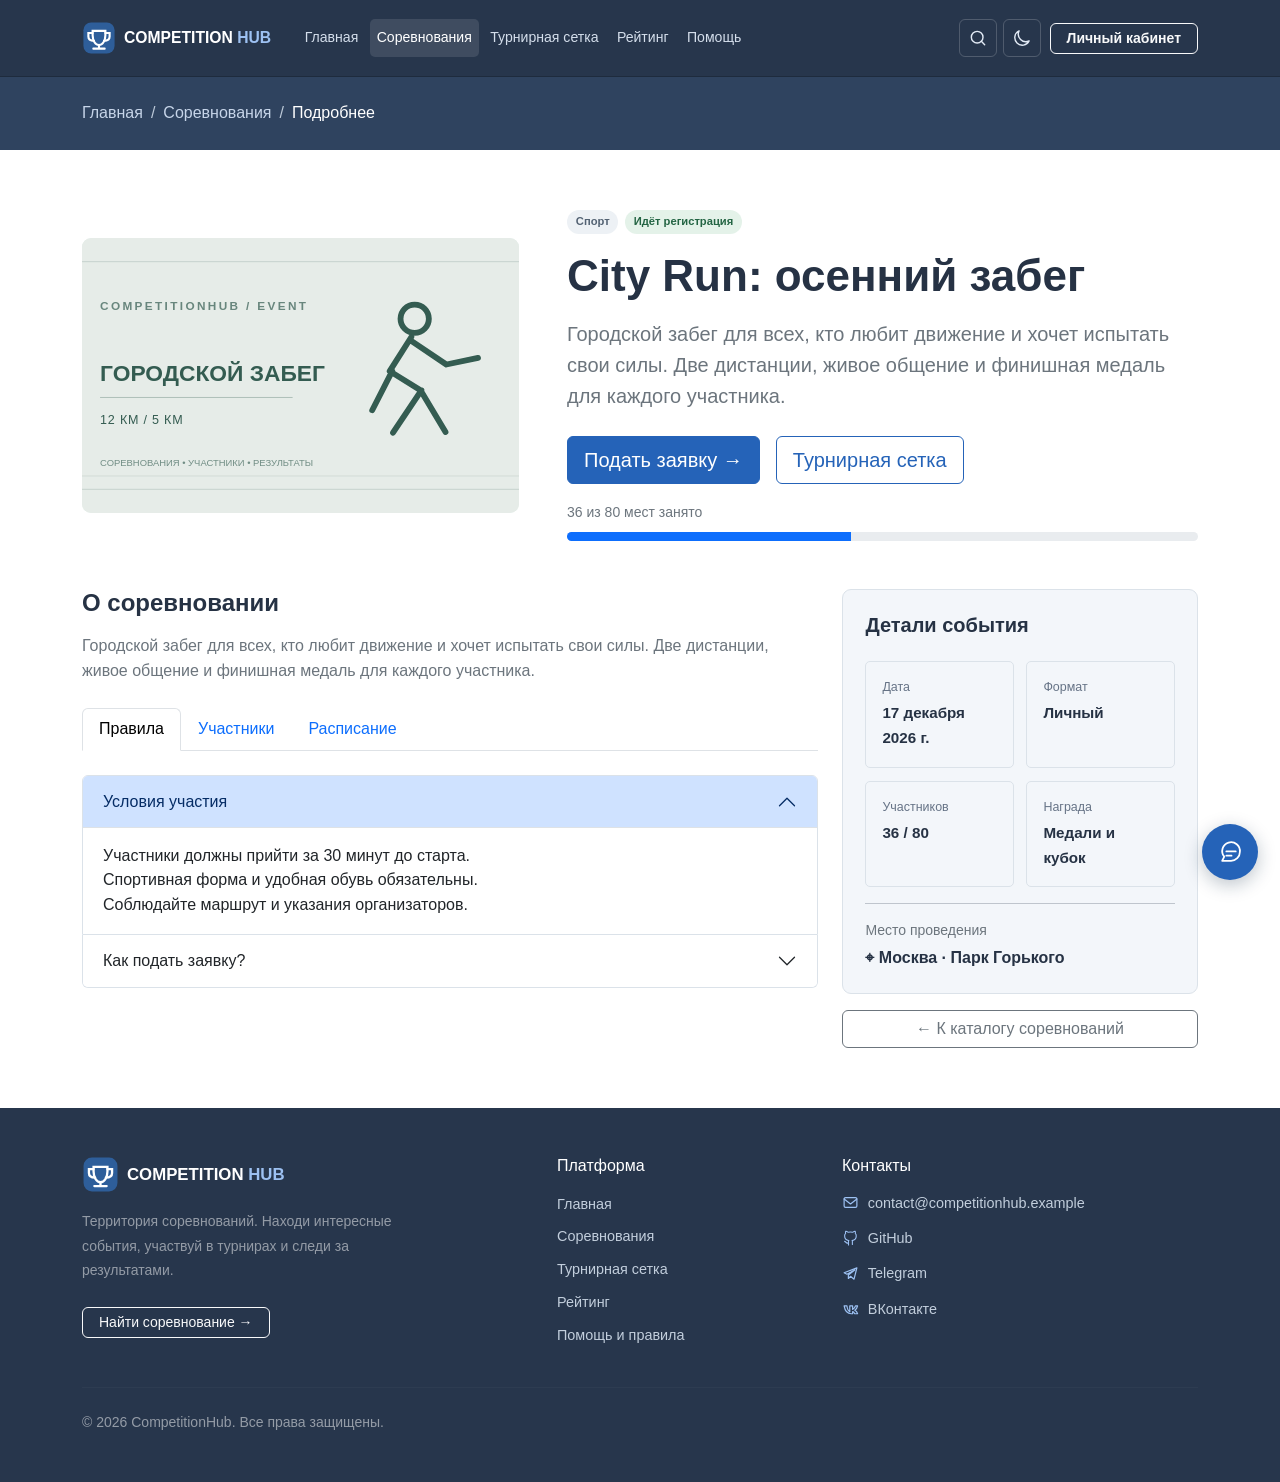
<file: CompetitionHub/product.html>
<!DOCTYPE html>

<html lang="ru">
<head>
<meta charset="utf-8"/>
<meta content="width=device-width, initial-scale=1.0" name="viewport"/>
<meta content="Подробности соревнования, участники, правила и регистрация" name="description"/>
<meta content="#10172b" name="theme-color"/>
<title>
   Соревнование — CompetitionHub
  </title>
<link href="images/favicon.svg" rel="icon" type="image/svg+xml"/>
<link href="vendor/bootstrap/css/bootstrap.min.css" rel="stylesheet"/>
<link href="css/custom.css" rel="stylesheet"/>
<link href="css/features.css" rel="stylesheet"/>
<script>try{document.documentElement.dataset.bsTheme=JSON.parse(localStorage.getItem('competitionhub_theme'))==='dark'?'dark':'light'}catch{}</script>
</head>
<body class="d-flex flex-column min-vh-100" data-page="product">
<a class="skip-link" href="#main-content">
   Перейти к содержимому
  </a>
<nav aria-label="Основная навигация" class="navbar navbar-expand-xl navbar-dark site-navbar sticky-top">
<div class="container py-2">
<a aria-label="CompetitionHub — главная" class="navbar-brand d-inline-flex align-items-center gap-2" href="index.html">
<img alt="" class="brand-icon" height="34" src="images/mark.svg" width="34"/>
<span>
      COMPETITION
      <span class="brand-accent">
       HUB
      </span>
</span>
</a>
<a class="ch-help-quick" href="help.html">Помощь</a><button aria-controls="mainNavbar" aria-expanded="false" aria-label="Открыть меню" class="navbar-toggler border-0" data-bs-target="#mainNavbar" data-bs-toggle="collapse" type="button">
<span class="navbar-toggler-icon">
</span>
</button>
<div class="collapse navbar-collapse" id="mainNavbar">
<ul class="navbar-nav align-items-xl-center gap-xl-1 main-navigation ms-xl-3">
<li class="nav-item">
<a class="nav-link" href="index.html">
        Главная
       </a>
</li>
<li class="nav-item">
<a aria-current="page" class="nav-link active" href="catalog.html">
        Соревнования
       </a>
</li>
<li class="nav-item">
<a class="nav-link" href="bracket.html">
        Турнирная сетка
       </a>
</li>
<li class="nav-item">
<a class="nav-link" href="rating.html">
        Рейтинг
       </a>
</li>
<li class="nav-item"><a class="nav-link" href="help.html">Помощь</a></li></ul>
<a class="btn btn-outline-light btn-sm px-3 ms-lg-auto profile-entry" href="profile.html">
      Личный кабинет
     </a>
</div>
</div>
</nav>
<main id="main-content">
<section class="page-heading">
<div class="container py-4">
<nav aria-label="Навигационная цепочка">
<ol class="breadcrumb breadcrumb-on-dark mb-0">
<li class="breadcrumb-item">
<a href="index.html">
         Главная
        </a>
</li>
<li class="breadcrumb-item">
<a href="catalog.html">
         Соревнования
        </a>
</li>
<li aria-current="page" class="breadcrumb-item active">
        Подробнее
       </li>
</ol>
</nav>
</div>
</section>
<div class="container section-space">
<div id="competitionDetails">
<p class="text-secondary">
      Загрузка соревнования...
     </p>
</div>
</div>
<div aria-hidden="true" aria-labelledby="joinModalTitle" class="modal fade" id="joinModal" tabindex="-1">
<div class="modal-dialog modal-dialog-centered">
<div class="modal-content">
<div class="modal-header">
<h2 class="modal-title fs-5" id="joinModalTitle">
        Присоединиться к соревнованию
       </h2>
<button aria-label="Закрыть" class="btn-close" data-bs-dismiss="modal" type="button">
</button>
</div>
<form id="joinModalForm" novalidate="">
<div class="modal-body">
<p class="text-secondary small mb-3">
         Заполни данные участника для подачи заявки.
        </p>
<div class="mb-3">
<label class="form-label" for="joinName">
          Имя участника *
         </label>
<input class="form-control" id="joinName" maxlength="60" minlength="2" name="name" required="" type="text"/>
</div>
<div class="mb-3">
<label class="form-label" for="joinEmail">
          E-mail *
         </label>
<input class="form-control" id="joinEmail" name="email" required="" type="email"/>
</div>
<div class="mb-3">
<label class="form-label" for="joinTeam">
          Команда (если нужно)
         </label>
<input class="form-control" id="joinTeam" maxlength="80" name="team" type="text"/>
</div>
<div class="form-check">
<input class="form-check-input" id="joinConsent" required="" type="checkbox"/>
<label class="form-check-label small" for="joinConsent">
          Согласен на сохранение заявки на этом устройстве *
         </label>
</div>
<div class="invalid-feedback d-block mt-2 d-none" id="joinError" role="alert">
</div>
</div>
<div class="modal-footer">
<button class="btn btn-outline-secondary" data-bs-dismiss="modal" type="button">
         Отмена
        </button>
<button class="btn btn-primary" type="submit">
         Отправить заявку
        </button>
</div>
</form>
</div>
</div>
</div>
</main>
<footer class="site-footer mt-auto">
<div class="container py-5">
<div class="row g-4 gy-5 align-items-start">
<div class="col-12 col-lg-5">
<a aria-label="CompetitionHub — на главную" class="navbar-brand d-inline-flex align-items-center gap-2 mb-3" href="index.html">
<img alt="" height="37" src="images/mark.svg" width="37"/>
<span class="text-white">
        COMPETITION
        <span class="brand-accent">
         HUB
        </span>
</span>
</a>
<p class="footer-intro text-white-50 small mb-4">
       Территория соревнований. Находи интересные события, участвуй в турнирах и следи за результатами.
      </p>
<a class="btn btn-outline-light btn-sm px-3" href="catalog.html">
       Найти соревнование →
      </a>
</div>
<div class="col-6 col-md-5 col-lg-3">
<h2 class="h6 text-white mb-3">
       Платформа
      </h2>
<ul class="list-unstyled footer-links">
<li>
<a href="index.html">
         Главная
        </a>
</li>
<li>
<a href="catalog.html">
         Соревнования
        </a>
</li>
<li>
<a href="bracket.html">
         Турнирная сетка
        </a>
</li>
<li>
<a href="rating.html">
         Рейтинг
        </a>
</li>
<li><a href="help.html">Помощь и правила</a></li></ul>
</div>
<div class="col-6 col-md-7 col-lg-4">
<h2 class="h6 text-white mb-3">
       Контакты
      </h2>
<ul class="list-unstyled footer-links">
<li>
<a class="ch-contact" href="mailto:contact@competitionhub.example"><svg aria-hidden="true" fill="none" height="20" stroke="currentColor" stroke-linecap="round" stroke-linejoin="round" stroke-width="1.7" viewBox="0 0 24 24" width="20"><rect height="14" rx="2" width="18" x="3" y="5"></rect><path d="m3 7 9 7 9-7"></path></svg>
         contact@competitionhub.example
        </a>
</li>
<li>
<a class="ch-contact" href="https://github.com/Hodorev-Evgeny" rel="noopener noreferrer" target="_blank"><svg aria-hidden="true" fill="none" height="20" stroke="currentColor" stroke-linecap="round" stroke-linejoin="round" stroke-width="1.7" viewBox="0 0 24 24" width="20"><path d="M9 19c-4 1.5-4-2-6-2.5m12 5v-3.9c0-1 .3-1.6-.5-2.2 3.3-.4 6.5-1.6 6.5-7A5.5 5.5 0 0 0 19.5 4c.1-.4.6-1.8-.2-3 0 0-1.2-.4-3.8 1.5a13 13 0 0 0-7 0C5.9.6 4.7 1 4.7 1c-.8 1.2-.3 2.6-.2 3A5.5 5.5 0 0 0 3 8.4c0 5.4 3.2 6.6 6.5 7-.7.5-.5 1.3-.5 2.2V22" transform="translate(1 1) scale(.91)"></path></svg>
         GitHub
        </a>
</li>
<li>
<a class="ch-contact" href="https://t.me/" rel="noopener noreferrer" target="_blank"><svg aria-hidden="true" fill="none" height="20" stroke="currentColor" stroke-linecap="round" stroke-linejoin="round" stroke-width="1.7" viewBox="0 0 24 24" width="20"><path d="m3 11 18-7-4 16-5-4-3 3v-5l9-7-11 6-4-2Z"></path></svg>
         Telegram
        </a>
</li>
<li>
<a class="ch-contact" href="https://vk.com/" rel="noopener noreferrer" target="_blank"><svg aria-hidden="true" fill="none" height="20" stroke="currentColor" stroke-linecap="round" stroke-linejoin="round" stroke-width="1.7" viewBox="0 0 24 24" width="20"><path d="M3 7h4c.5 4 2 7 4 8V7h4v5c2-1 3.5-3 4-5h3c-.5 3-2.5 5-4 6 2 1 3.5 3 4 5h-4c-1-2-2-3-3-3v3h-2C7 18 4 13 3 7Z"></path></svg>
         ВКонтакте
        </a>
</li>
</ul>
</div>
</div>
<hr class="border-white border-opacity-10 my-4"/>
<div class="small text-white-50">
     © 2026 CompetitionHub. Все права защищены.
    </div>
</div>
</footer>
<div aria-hidden="true" aria-labelledby="createCompetitionModalLabel" class="modal fade" id="createCompetitionModal" tabindex="-1">
<div class="modal-dialog modal-lg modal-dialog-centered modal-dialog-scrollable">
<div class="modal-content">
<div class="modal-header">
<div>
<span class="text-primary small fw-semibold">
        НОВОЕ СОРЕВНОВАНИЕ
       </span>
<h2 class="modal-title h4 mb-0" id="createCompetitionModalLabel">
        Создать соревнование
       </h2>
</div>
<button aria-label="Закрыть" class="btn-close" data-bs-dismiss="modal" type="button">
</button>
</div>
<form class="needs-validation" id="quickCreateForm" novalidate="">
<div class="modal-body">
<p class="text-secondary small">
        Укажи основные условия проведения. Соревнование появится в каталоге после создания.
       </p>
<div class="row g-3">
<div class="col-12">
<label class="form-label" for="quickTitle">
          Название соревнования *
         </label>
<input class="form-control" id="quickTitle" maxlength="90" minlength="5" placeholder="Например, Открытый турнир по шахматам" required=""/>
</div>
<div class="col-12 col-md-6">
<label class="form-label" for="quickCategory">
          Направление *
         </label>
<select class="form-select" id="quickCategory" required="">
<option disabled="" selected="" value="">
           Выберите направление
          </option>
<option value="sport">
           Спорт
          </option>
<option value="esport">
           Киберспорт
          </option>
<option value="intellect">
           Интеллект
          </option>
<option value="creative">
           Творчество
          </option>
</select>
</div>
<div class="col-12 col-md-6">
<label class="form-label" for="quickFormat">
          Формат *
         </label>
<select class="form-select" id="quickFormat" required="">
<option value="single">
           Личный
          </option>
<option value="team">
           Командный
          </option>
</select>
</div>
<div class="col-12 col-md-6">
<label class="form-label" for="quickDate">
          Дата проведения *
         </label>
<input class="form-control" id="quickDate" required="" type="date"/>
</div>
<div class="col-12 col-md-6">
<label class="form-label" for="quickLimit">
          Количество мест *
         </label>
<div class="input-group">
<span class="input-group-text">
           до
          </span>
<input class="form-control" id="quickLimit" max="500" min="2" required="" type="number" value="16"/>
<span class="input-group-text">
           чел.
          </span>
</div>
</div>
<div class="col-12">
<label class="form-label" for="quickLocation">
          Место проведения *
         </label>
<input class="form-control" id="quickLocation" maxlength="90" minlength="3" placeholder="Москва или онлайн" required=""/>
</div>
<div class="col-12">
<label class="form-label" for="quickDescription">
          Описание *
         </label>
<textarea class="form-control" id="quickDescription" maxlength="900" minlength="20" placeholder="Для кого подходит соревнование и что ждёт участников" required="" rows="3"></textarea>
</div>
<div class="col-12">
<label class="form-label" for="quickRules">
          Правила *
         </label>
<textarea class="form-control" id="quickRules" maxlength="1000" minlength="15" placeholder="Как определяются победители и какие условия участия" required="" rows="3"></textarea>
</div>
<div class="col-12">
<div class="form-check">
<input class="form-check-input" id="quickAgree" required="" type="checkbox"/>
<label class="form-check-label" for="quickAgree">
           Подтверждаю корректность указанных условий *
          </label>
<div class="invalid-feedback">
           Подтверди условия проведения.
          </div>
</div>
</div>
</div>
<div class="alert alert-danger d-none mt-3" id="quickCreateError" role="alert">
</div>
</div>
<div class="modal-footer">
<button class="btn btn-outline-secondary" data-bs-dismiss="modal" type="button">
        Отмена
       </button>
<button class="btn btn-primary" type="submit">
        Опубликовать соревнование
       </button>
</div>
</form>
</div>
</div>
</div>
<div aria-live="polite" class="toast-container position-fixed bottom-0 end-0 p-3">
<div aria-atomic="true" class="toast align-items-center text-bg-dark border-0" id="appToast" role="status">
<div class="d-flex">
<div class="toast-body" id="appToastText">
      Готово!
     </div>
<button aria-label="Закрыть" class="btn-close btn-close-white me-2 m-auto" data-bs-dismiss="toast" type="button">
</button>
</div>
</div>
</div>
<script src="vendor/bootstrap/js/bootstrap.bundle.min.js">
</script>
<script src="js/data.js">
</script>
<script src="js/app.js">
</script>
<script src="js/features.js"></script>
</body>
</html>
</file>
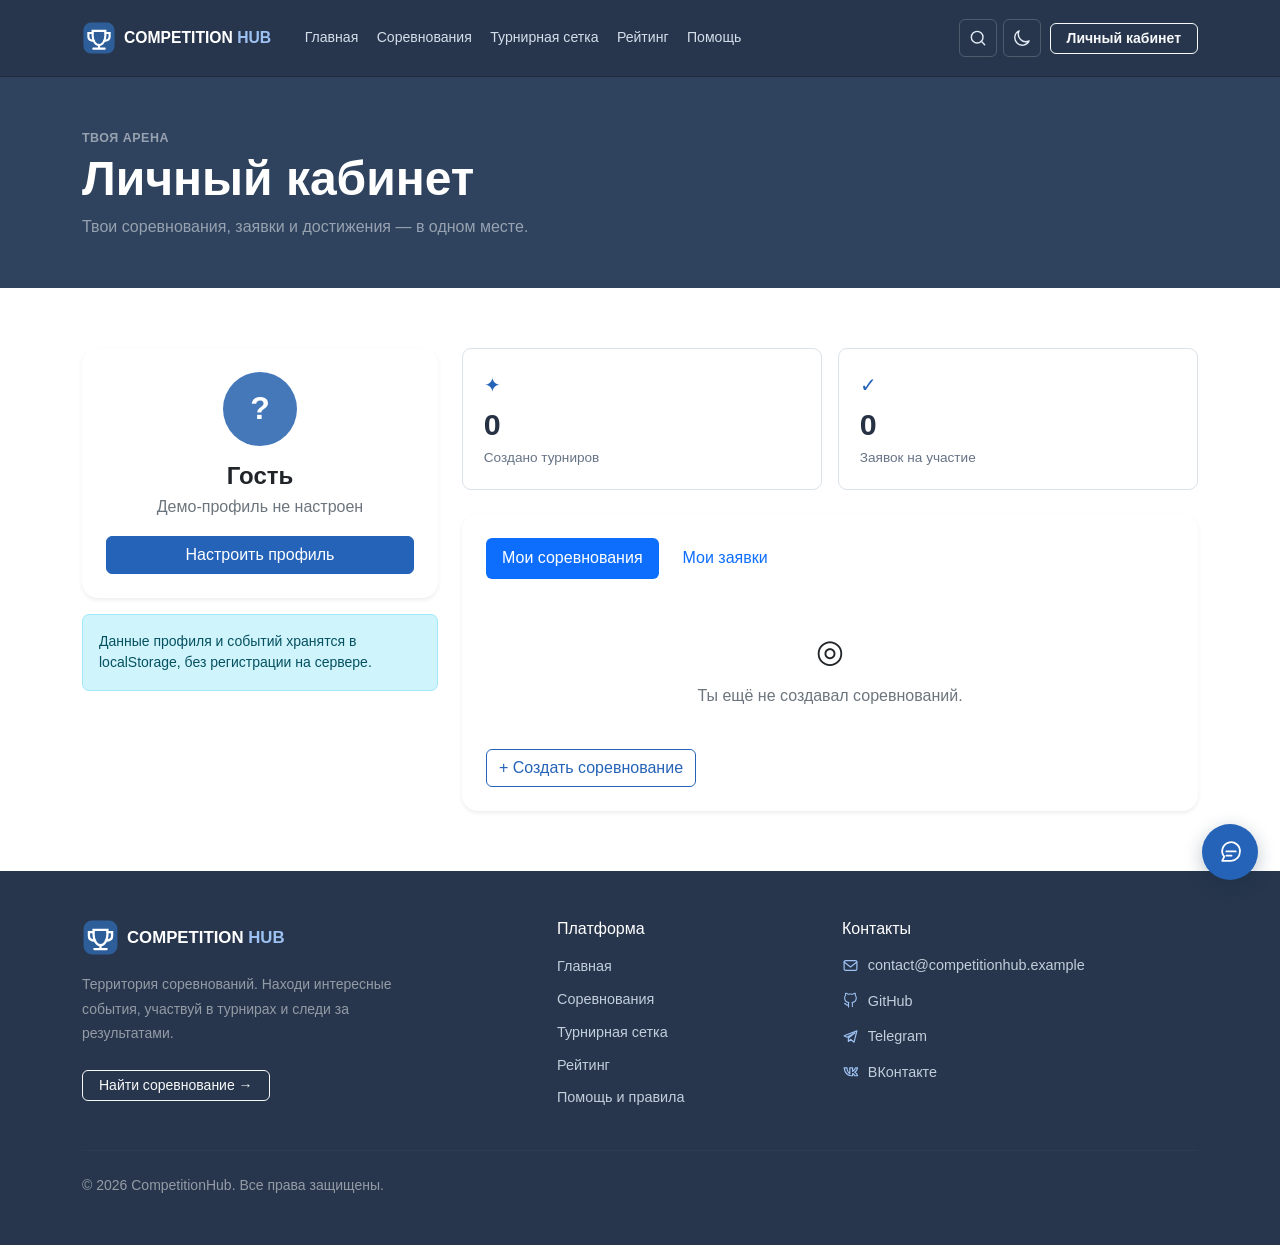
<file: CompetitionHub/profile.html>
<!DOCTYPE html>

<html lang="ru">
<head>
<meta charset="utf-8"/>
<meta content="width=device-width, initial-scale=1.0" name="viewport"/>
<meta content="Личный кабинет участника и организатора соревнований" name="description"/>
<meta content="#10172b" name="theme-color"/>
<title>
   Личный кабинет — CompetitionHub
  </title>
<link href="images/favicon.svg" rel="icon" type="image/svg+xml"/>
<link href="vendor/bootstrap/css/bootstrap.min.css" rel="stylesheet"/>
<link href="css/custom.css" rel="stylesheet"/>
<link href="css/features.css" rel="stylesheet"/>
<script>try{document.documentElement.dataset.bsTheme=JSON.parse(localStorage.getItem('competitionhub_theme'))==='dark'?'dark':'light'}catch{}</script>
</head>
<body class="d-flex flex-column min-vh-100" data-page="profile">
<a class="skip-link" href="#main-content">
   Перейти к содержимому
  </a>
<nav aria-label="Основная навигация" class="navbar navbar-expand-xl navbar-dark site-navbar sticky-top">
<div class="container py-2">
<a aria-label="CompetitionHub — главная" class="navbar-brand d-inline-flex align-items-center gap-2" href="index.html">
<img alt="" class="brand-icon" height="34" src="images/mark.svg" width="34"/>
<span>
      COMPETITION
      <span class="brand-accent">
       HUB
      </span>
</span>
</a>
<a class="ch-help-quick" href="help.html">Помощь</a><button aria-controls="mainNavbar" aria-expanded="false" aria-label="Открыть меню" class="navbar-toggler border-0" data-bs-target="#mainNavbar" data-bs-toggle="collapse" type="button">
<span class="navbar-toggler-icon">
</span>
</button>
<div class="collapse navbar-collapse" id="mainNavbar">
<ul class="navbar-nav align-items-xl-center gap-xl-1 main-navigation ms-xl-3">
<li class="nav-item">
<a class="nav-link" href="index.html">
        Главная
       </a>
</li>
<li class="nav-item">
<a class="nav-link" href="catalog.html">
        Соревнования
       </a>
</li>
<li class="nav-item">
<a class="nav-link" href="bracket.html">
        Турнирная сетка
       </a>
</li>
<li class="nav-item">
<a class="nav-link" href="rating.html">
        Рейтинг
       </a>
</li>
<li class="nav-item"><a class="nav-link" href="help.html">Помощь</a></li></ul>
<a class="btn btn-outline-light btn-sm px-3 ms-lg-auto profile-entry" href="profile.html">
      Личный кабинет
     </a>
</div>
</div>
</nav>
<main id="main-content">
<section class="page-heading">
<div class="container py-5">
<span class="eyebrow text-white-50">
      ТВОЯ АРЕНА
     </span>
<h1 class="display-5 fw-bold text-white mb-2">
      Личный кабинет
     </h1>
<p class="text-white-50 mb-0">
      Твои соревнования, заявки и достижения — в одном месте.
     </p>
</div>
</section>
<section class="container section-space">
<div class="row g-4">
<aside class="col-12 col-lg-4">
<div class="card border-0 shadow-sm rounded-4">
<div class="card-body p-4 text-center">
<div class="avatar-circle mx-auto mb-3" id="profileAvatar">
         ?
        </div>
<h2 class="h4 fw-bold mb-1" id="profileName">
         Гость
        </h2>
<p class="text-secondary mb-3" id="profileEmail">
         Демо-профиль не настроен
        </p>
<a class="btn btn-primary w-100" href="auth.html" id="profileLoginLink">
         Настроить профиль
        </a>
<button class="btn btn-outline-secondary w-100 mt-2 d-none" id="profileLogout" type="button">
         Выйти из профиля
        </button>
</div>
</div>
<div class="alert alert-info mt-3 small" role="alert">
       Данные профиля и событий хранятся в localStorage, без регистрации на сервере.
      </div>
</aside>
<div class="col-12 col-lg-8">
<div class="row g-3 mb-4">
<div class="col-6">
<div class="metric-card">
<span class="metric-icon">
          ✦
         </span>
<strong id="profileCreatedCount">
          0
         </strong>
<span>
          Создано турниров
         </span>
</div>
</div>
<div class="col-6">
<div class="metric-card">
<span class="metric-icon">
          ✓
         </span>
<strong id="profileJoinedCount">
          0
         </strong>
<span>
          Заявок на участие
         </span>
</div>
</div>
</div>
<div class="card border-0 shadow-sm rounded-4">
<div class="card-body p-4">
<ul class="nav nav-pills mb-4 gap-2" role="tablist">
<li class="nav-item" role="presentation">
<button aria-controls="created-pane" aria-selected="true" class="nav-link active" data-bs-target="#created-pane" data-bs-toggle="pill" id="created-tab" role="tab" type="button">
           Мои соревнования
          </button>
</li>
<li class="nav-item" role="presentation">
<button aria-controls="joined-pane" aria-selected="false" class="nav-link" data-bs-target="#joined-pane" data-bs-toggle="pill" id="joined-tab" role="tab" type="button">
           Мои заявки
          </button>
</li>
</ul>
<div class="tab-content">
<div aria-labelledby="created-tab" class="tab-pane fade show active" id="created-pane" role="tabpanel" tabindex="0">
<div id="createdList">
</div>
<button class="btn btn-outline-primary mt-3" data-bs-target="#createCompetitionModal" data-bs-toggle="modal" type="button">
           + Создать соревнование
          </button>
</div>
<div aria-labelledby="joined-tab" class="tab-pane fade" id="joined-pane" role="tabpanel" tabindex="0">
<div id="joinedList">
</div>
<a class="btn btn-outline-primary mt-3" href="catalog.html">
           Найти соревнование
          </a>
</div>
</div>
</div>
</div>
</div>
</div>
</section>
</main>
<footer class="site-footer mt-auto">
<div class="container py-5">
<div class="row g-4 gy-5 align-items-start">
<div class="col-12 col-lg-5">
<a aria-label="CompetitionHub — на главную" class="navbar-brand d-inline-flex align-items-center gap-2 mb-3" href="index.html">
<img alt="" height="37" src="images/mark.svg" width="37"/>
<span class="text-white">
        COMPETITION
        <span class="brand-accent">
         HUB
        </span>
</span>
</a>
<p class="footer-intro text-white-50 small mb-4">
       Территория соревнований. Находи интересные события, участвуй в турнирах и следи за результатами.
      </p>
<a class="btn btn-outline-light btn-sm px-3" href="catalog.html">
       Найти соревнование →
      </a>
</div>
<div class="col-6 col-md-5 col-lg-3">
<h2 class="h6 text-white mb-3">
       Платформа
      </h2>
<ul class="list-unstyled footer-links">
<li>
<a href="index.html">
         Главная
        </a>
</li>
<li>
<a href="catalog.html">
         Соревнования
        </a>
</li>
<li>
<a href="bracket.html">
         Турнирная сетка
        </a>
</li>
<li>
<a href="rating.html">
         Рейтинг
        </a>
</li>
<li><a href="help.html">Помощь и правила</a></li></ul>
</div>
<div class="col-6 col-md-7 col-lg-4">
<h2 class="h6 text-white mb-3">
       Контакты
      </h2>
<ul class="list-unstyled footer-links">
<li>
<a class="ch-contact" href="mailto:contact@competitionhub.example"><svg aria-hidden="true" fill="none" height="20" stroke="currentColor" stroke-linecap="round" stroke-linejoin="round" stroke-width="1.7" viewBox="0 0 24 24" width="20"><rect height="14" rx="2" width="18" x="3" y="5"></rect><path d="m3 7 9 7 9-7"></path></svg>
         contact@competitionhub.example
        </a>
</li>
<li>
<a class="ch-contact" href="https://github.com/Hodorev-Evgeny" rel="noopener noreferrer" target="_blank"><svg aria-hidden="true" fill="none" height="20" stroke="currentColor" stroke-linecap="round" stroke-linejoin="round" stroke-width="1.7" viewBox="0 0 24 24" width="20"><path d="M9 19c-4 1.5-4-2-6-2.5m12 5v-3.9c0-1 .3-1.6-.5-2.2 3.3-.4 6.5-1.6 6.5-7A5.5 5.5 0 0 0 19.5 4c.1-.4.6-1.8-.2-3 0 0-1.2-.4-3.8 1.5a13 13 0 0 0-7 0C5.9.6 4.7 1 4.7 1c-.8 1.2-.3 2.6-.2 3A5.5 5.5 0 0 0 3 8.4c0 5.4 3.2 6.6 6.5 7-.7.5-.5 1.3-.5 2.2V22" transform="translate(1 1) scale(.91)"></path></svg>
         GitHub
        </a>
</li>
<li>
<a class="ch-contact" href="https://t.me/" rel="noopener noreferrer" target="_blank"><svg aria-hidden="true" fill="none" height="20" stroke="currentColor" stroke-linecap="round" stroke-linejoin="round" stroke-width="1.7" viewBox="0 0 24 24" width="20"><path d="m3 11 18-7-4 16-5-4-3 3v-5l9-7-11 6-4-2Z"></path></svg>
         Telegram
        </a>
</li>
<li>
<a class="ch-contact" href="https://vk.com/" rel="noopener noreferrer" target="_blank"><svg aria-hidden="true" fill="none" height="20" stroke="currentColor" stroke-linecap="round" stroke-linejoin="round" stroke-width="1.7" viewBox="0 0 24 24" width="20"><path d="M3 7h4c.5 4 2 7 4 8V7h4v5c2-1 3.5-3 4-5h3c-.5 3-2.5 5-4 6 2 1 3.5 3 4 5h-4c-1-2-2-3-3-3v3h-2C7 18 4 13 3 7Z"></path></svg>
         ВКонтакте
        </a>
</li>
</ul>
</div>
</div>
<hr class="border-white border-opacity-10 my-4"/>
<div class="small text-white-50">
     © 2026 CompetitionHub. Все права защищены.
    </div>
</div>
</footer>
<div aria-hidden="true" aria-labelledby="createCompetitionModalLabel" class="modal fade" id="createCompetitionModal" tabindex="-1">
<div class="modal-dialog modal-lg modal-dialog-centered modal-dialog-scrollable">
<div class="modal-content">
<div class="modal-header">
<div>
<span class="text-primary small fw-semibold">
        НОВОЕ СОРЕВНОВАНИЕ
       </span>
<h2 class="modal-title h4 mb-0" id="createCompetitionModalLabel">
        Создать соревнование
       </h2>
</div>
<button aria-label="Закрыть" class="btn-close" data-bs-dismiss="modal" type="button">
</button>
</div>
<form class="needs-validation" id="quickCreateForm" novalidate="">
<div class="modal-body">
<p class="text-secondary small">
        Укажи основные условия проведения. Соревнование появится в каталоге после создания.
       </p>
<div class="row g-3">
<div class="col-12">
<label class="form-label" for="quickTitle">
          Название соревнования *
         </label>
<input class="form-control" id="quickTitle" maxlength="90" minlength="5" placeholder="Например, Открытый турнир по шахматам" required=""/>
</div>
<div class="col-12 col-md-6">
<label class="form-label" for="quickCategory">
          Направление *
         </label>
<select class="form-select" id="quickCategory" required="">
<option disabled="" selected="" value="">
           Выберите направление
          </option>
<option value="sport">
           Спорт
          </option>
<option value="esport">
           Киберспорт
          </option>
<option value="intellect">
           Интеллект
          </option>
<option value="creative">
           Творчество
          </option>
</select>
</div>
<div class="col-12 col-md-6">
<label class="form-label" for="quickFormat">
          Формат *
         </label>
<select class="form-select" id="quickFormat" required="">
<option value="single">
           Личный
          </option>
<option value="team">
           Командный
          </option>
</select>
</div>
<div class="col-12 col-md-6">
<label class="form-label" for="quickDate">
          Дата проведения *
         </label>
<input class="form-control" id="quickDate" required="" type="date"/>
</div>
<div class="col-12 col-md-6">
<label class="form-label" for="quickLimit">
          Количество мест *
         </label>
<div class="input-group">
<span class="input-group-text">
           до
          </span>
<input class="form-control" id="quickLimit" max="500" min="2" required="" type="number" value="16"/>
<span class="input-group-text">
           чел.
          </span>
</div>
</div>
<div class="col-12">
<label class="form-label" for="quickLocation">
          Место проведения *
         </label>
<input class="form-control" id="quickLocation" maxlength="90" minlength="3" placeholder="Москва или онлайн" required=""/>
</div>
<div class="col-12">
<label class="form-label" for="quickDescription">
          Описание *
         </label>
<textarea class="form-control" id="quickDescription" maxlength="900" minlength="20" placeholder="Для кого подходит соревнование и что ждёт участников" required="" rows="3"></textarea>
</div>
<div class="col-12">
<label class="form-label" for="quickRules">
          Правила *
         </label>
<textarea class="form-control" id="quickRules" maxlength="1000" minlength="15" placeholder="Как определяются победители и какие условия участия" required="" rows="3"></textarea>
</div>
<div class="col-12">
<div class="form-check">
<input class="form-check-input" id="quickAgree" required="" type="checkbox"/>
<label class="form-check-label" for="quickAgree">
           Подтверждаю корректность указанных условий *
          </label>
<div class="invalid-feedback">
           Подтверди условия проведения.
          </div>
</div>
</div>
</div>
<div class="alert alert-danger d-none mt-3" id="quickCreateError" role="alert">
</div>
</div>
<div class="modal-footer">
<button class="btn btn-outline-secondary" data-bs-dismiss="modal" type="button">
        Отмена
       </button>
<button class="btn btn-primary" type="submit">
        Опубликовать соревнование
       </button>
</div>
</form>
</div>
</div>
</div>
<div aria-live="polite" class="toast-container position-fixed bottom-0 end-0 p-3">
<div aria-atomic="true" class="toast align-items-center text-bg-dark border-0" id="appToast" role="status">
<div class="d-flex">
<div class="toast-body" id="appToastText">
      Готово!
     </div>
<button aria-label="Закрыть" class="btn-close btn-close-white me-2 m-auto" data-bs-dismiss="toast" type="button">
</button>
</div>
</div>
</div>
<script src="vendor/bootstrap/js/bootstrap.bundle.min.js">
</script>
<script src="js/data.js">
</script>
<script src="js/app.js">
</script>
<script src="js/features.js"></script>
</body>
</html>
</file>
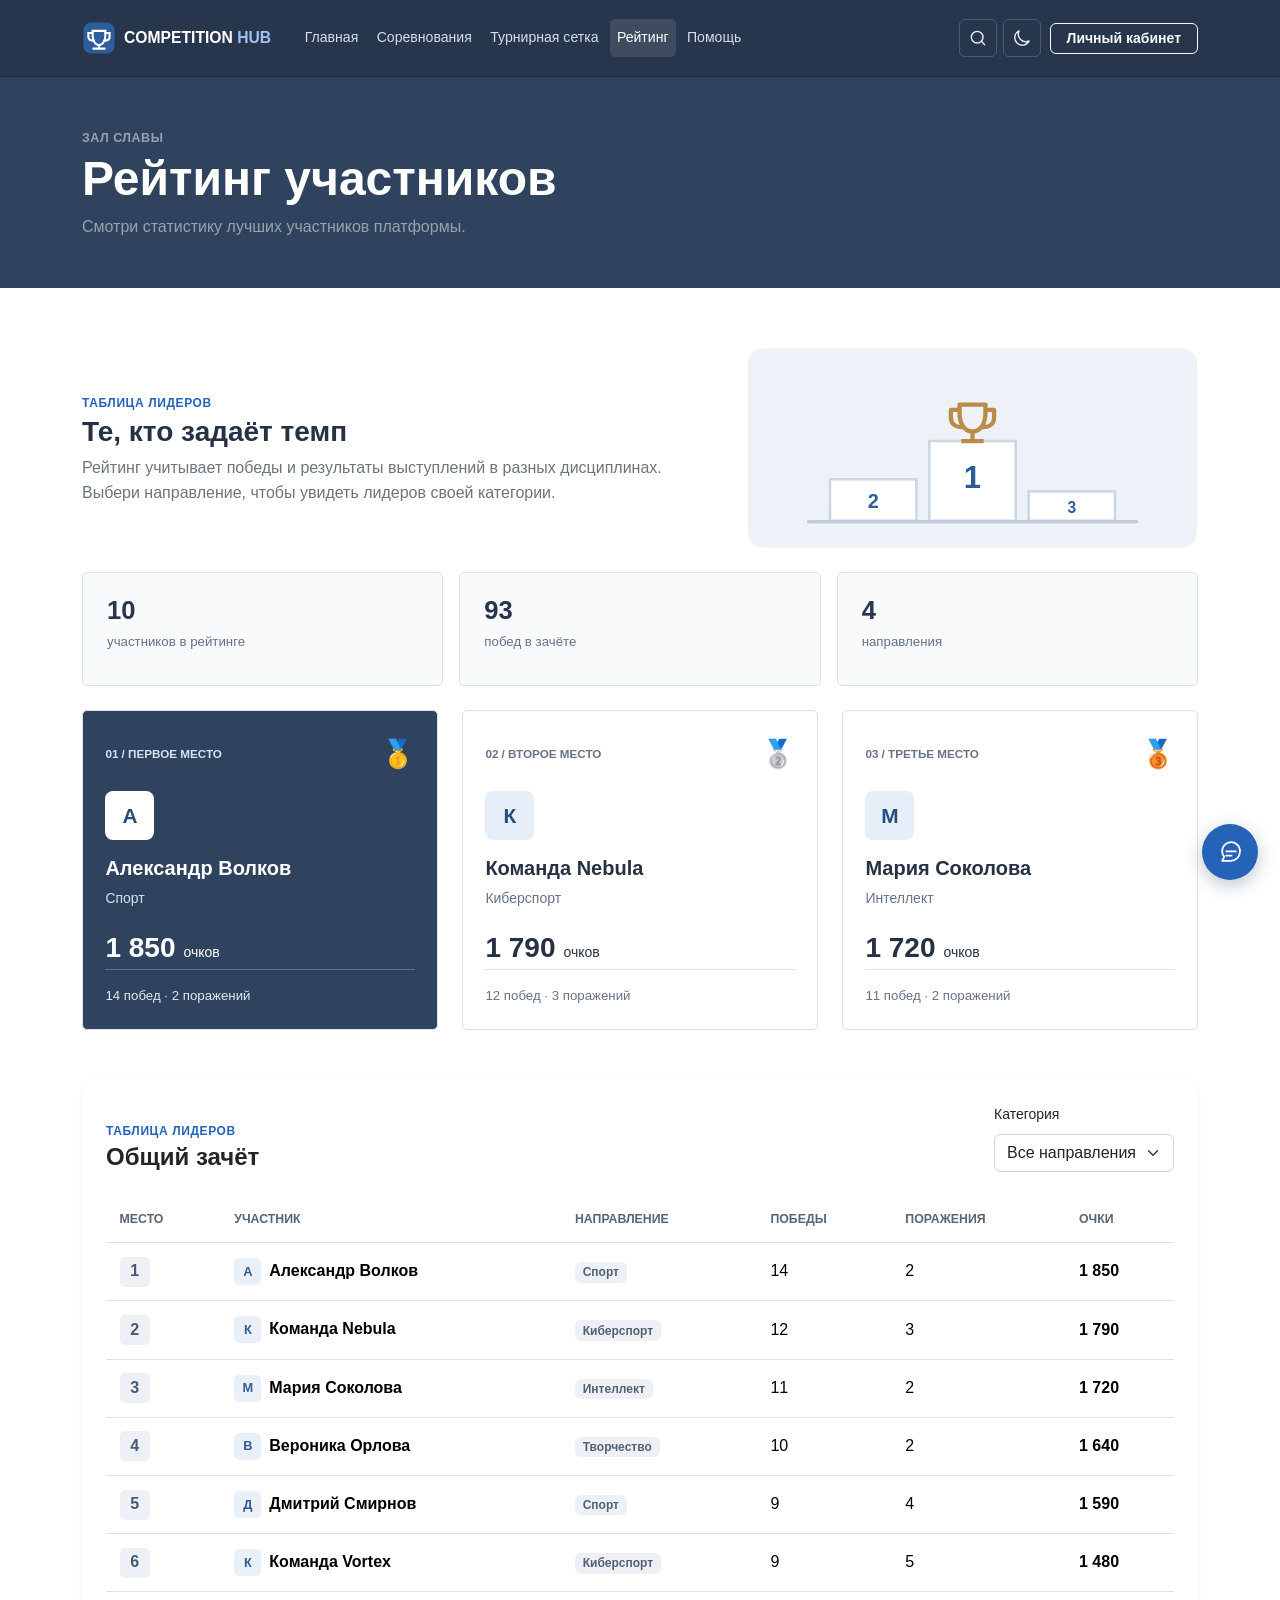
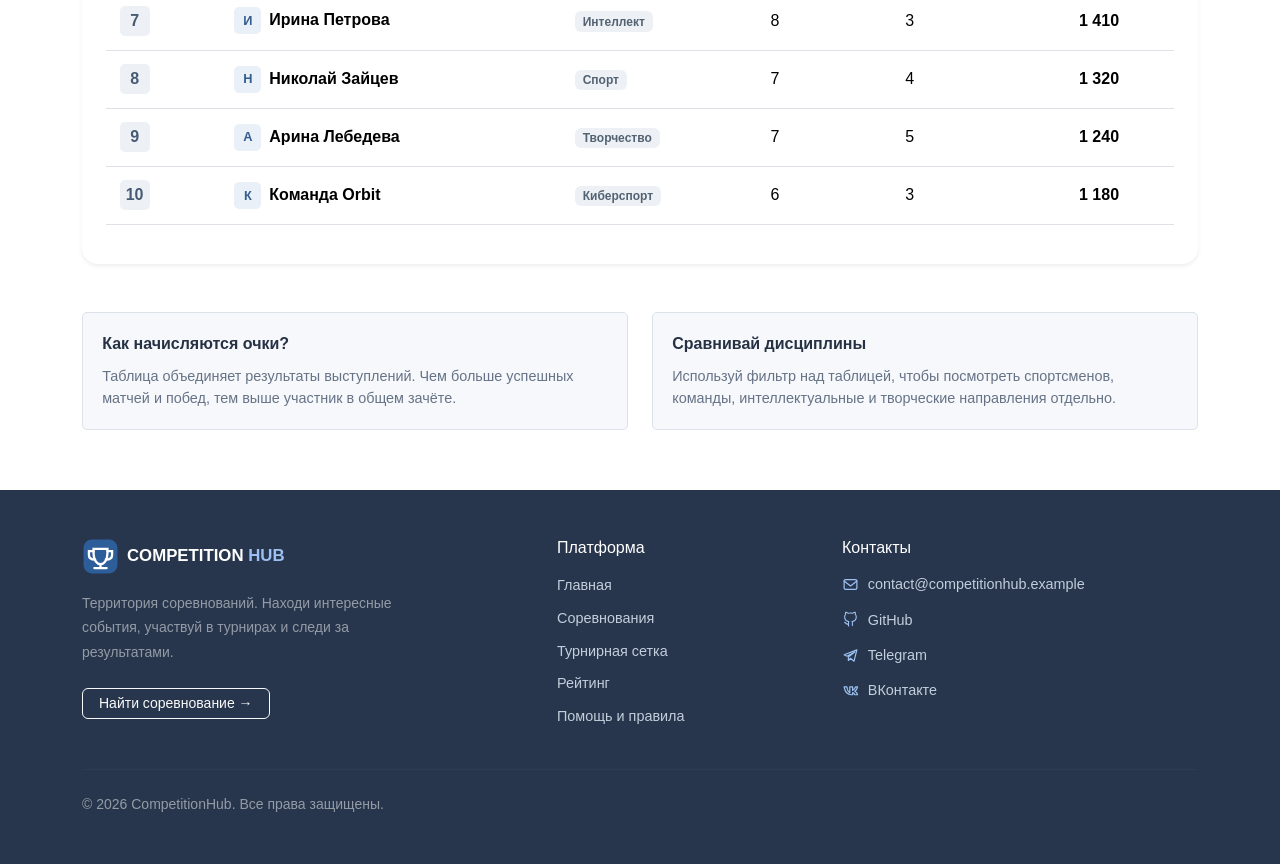
<file: CompetitionHub/rating.html>
<!DOCTYPE html>

<html lang="ru">
<head>
<meta charset="utf-8"/>
<meta content="width=device-width, initial-scale=1.0" name="viewport"/>
<meta content="Рейтинги участников различных соревнований" name="description"/>
<meta content="#10172b" name="theme-color"/>
<title>
   Рейтинг участников — CompetitionHub
  </title>
<link href="images/favicon.svg" rel="icon" type="image/svg+xml"/>
<link href="vendor/bootstrap/css/bootstrap.min.css" rel="stylesheet"/>
<link href="css/custom.css" rel="stylesheet"/>
<link href="css/features.css" rel="stylesheet"/>
<script>try{document.documentElement.dataset.bsTheme=JSON.parse(localStorage.getItem('competitionhub_theme'))==='dark'?'dark':'light'}catch{}</script>
</head>
<body class="d-flex flex-column min-vh-100" data-page="rating">
<a class="skip-link" href="#main-content">
   Перейти к содержимому
  </a>
<nav aria-label="Основная навигация" class="navbar navbar-expand-xl navbar-dark site-navbar sticky-top">
<div class="container py-2">
<a aria-label="CompetitionHub — главная" class="navbar-brand d-inline-flex align-items-center gap-2" href="index.html">
<img alt="" class="brand-icon" height="34" src="images/mark.svg" width="34"/>
<span>
      COMPETITION
      <span class="brand-accent">
       HUB
      </span>
</span>
</a>
<a class="ch-help-quick" href="help.html">Помощь</a><button aria-controls="mainNavbar" aria-expanded="false" aria-label="Открыть меню" class="navbar-toggler border-0" data-bs-target="#mainNavbar" data-bs-toggle="collapse" type="button">
<span class="navbar-toggler-icon">
</span>
</button>
<div class="collapse navbar-collapse" id="mainNavbar">
<ul class="navbar-nav align-items-xl-center gap-xl-1 main-navigation ms-xl-3">
<li class="nav-item">
<a class="nav-link" href="index.html">
        Главная
       </a>
</li>
<li class="nav-item">
<a class="nav-link" href="catalog.html">
        Соревнования
       </a>
</li>
<li class="nav-item">
<a class="nav-link" href="bracket.html">
        Турнирная сетка
       </a>
</li>
<li class="nav-item">
<a aria-current="page" class="nav-link active" href="rating.html">
        Рейтинг
       </a>
</li>
<li class="nav-item"><a class="nav-link" href="help.html">Помощь</a></li></ul>
<a class="btn btn-outline-light btn-sm px-3 ms-lg-auto profile-entry" href="profile.html">
      Личный кабинет
     </a>
</div>
</div>
</nav>
<main id="main-content">
<section class="page-heading">
<div class="container py-5">
<span class="eyebrow text-white-50">
      ЗАЛ СЛАВЫ
     </span>
<h1 class="display-5 fw-bold text-white mb-2">
      Рейтинг участников
     </h1>
<p class="text-white-50 mb-0">
      Смотри статистику лучших участников платформы.
     </p>
</div>
</section>
<div class="container section-space">
<div class="rating-intro row g-4 align-items-center mb-4">
<div class="col-lg-7">
<span class="section-kicker">
       ТАБЛИЦА ЛИДЕРОВ
      </span>
<h2 class="h3 fw-bold mb-2">
       Те, кто задаёт темп
      </h2>
<p class="text-secondary mb-0">
       Рейтинг учитывает победы и результаты выступлений в разных дисциплинах. Выбери направление, чтобы увидеть лидеров своей категории.
      </p>
</div>
<div class="col-lg-5">
<img alt="Иллюстрация пьедестала лидеров" class="img-fluid ranking-cover" src="images/rating-hero.svg"/>
</div>
</div>
<div class="row g-3 mb-4">
<div class="col-md-4">
<div class="stat-tile">
<strong id="ratingCount">
        10
       </strong>
<span>
        участников в рейтинге
       </span>
</div>
</div>
<div class="col-md-4">
<div class="stat-tile">
<strong id="ratingWins">
        0
       </strong>
<span>
        побед в зачёте
       </span>
</div>
</div>
<div class="col-md-4">
<div class="stat-tile">
<strong>
        4
       </strong>
<span>
        направления
       </span>
</div>
</div>
</div>
<div class="row g-4 mb-5" id="topPodium">
</div>
<div class="card border-0 shadow-sm rounded-4">
<div class="card-body p-4">
<div class="d-flex flex-wrap gap-3 justify-content-between align-items-end mb-4">
<div>
<span class="section-kicker">
         ТАБЛИЦА ЛИДЕРОВ
        </span>
<h2 class="h4 fw-bold mb-0">
         Общий зачёт
        </h2>
</div>
<div>
<label class="form-label small" for="ratingCategory">
         Категория
        </label>
<select class="form-select" id="ratingCategory">
<option value="all">
          Все направления
         </option>
<option value="sport">
          Спорт
         </option>
<option value="esport">
          Киберспорт
         </option>
<option value="intellect">
          Интеллект
         </option>
<option value="creative">
          Творчество
         </option>
</select>
</div>
</div>
<div class="table-responsive">
<table class="table table-hover align-middle rating-table">
<caption class="visually-hidden">
         Таблица рейтингов участников
        </caption>
<thead>
<tr>
<th scope="col">
           Место
          </th>
<th scope="col">
           Участник
          </th>
<th scope="col">
           Направление
          </th>
<th scope="col">
           Победы
          </th>
<th scope="col">
           Поражения
          </th>
<th scope="col">
           Очки
          </th>
</tr>
</thead>
<tbody id="ratingRows">
</tbody>
</table>
</div>
</div>
</div>
<section aria-label="Пояснение рейтинга" class="row g-4 mt-4">
<div class="col-lg-6">
<div class="info-point h-100">
<strong>
        Как начисляются очки?
       </strong>
<p>
        Таблица объединяет результаты выступлений. Чем больше успешных матчей и побед, тем выше участник в общем зачёте.
       </p>
</div>
</div>
<div class="col-lg-6">
<div class="info-point h-100">
<strong>
        Сравнивай дисциплины
       </strong>
<p>
        Используй фильтр над таблицей, чтобы посмотреть спортсменов, команды, интеллектуальные и творческие направления отдельно.
       </p>
</div>
</div>
</section>
</div>
</main>
<footer class="site-footer mt-auto">
<div class="container py-5">
<div class="row g-4 gy-5 align-items-start">
<div class="col-12 col-lg-5">
<a aria-label="CompetitionHub — на главную" class="navbar-brand d-inline-flex align-items-center gap-2 mb-3" href="index.html">
<img alt="" height="37" src="images/mark.svg" width="37"/>
<span class="text-white">
        COMPETITION
        <span class="brand-accent">
         HUB
        </span>
</span>
</a>
<p class="footer-intro text-white-50 small mb-4">
       Территория соревнований. Находи интересные события, участвуй в турнирах и следи за результатами.
      </p>
<a class="btn btn-outline-light btn-sm px-3" href="catalog.html">
       Найти соревнование →
      </a>
</div>
<div class="col-6 col-md-5 col-lg-3">
<h2 class="h6 text-white mb-3">
       Платформа
      </h2>
<ul class="list-unstyled footer-links">
<li>
<a href="index.html">
         Главная
        </a>
</li>
<li>
<a href="catalog.html">
         Соревнования
        </a>
</li>
<li>
<a href="bracket.html">
         Турнирная сетка
        </a>
</li>
<li>
<a href="rating.html">
         Рейтинг
        </a>
</li>
<li><a href="help.html">Помощь и правила</a></li></ul>
</div>
<div class="col-6 col-md-7 col-lg-4">
<h2 class="h6 text-white mb-3">
       Контакты
      </h2>
<ul class="list-unstyled footer-links">
<li>
<a class="ch-contact" href="mailto:contact@competitionhub.example"><svg aria-hidden="true" fill="none" height="20" stroke="currentColor" stroke-linecap="round" stroke-linejoin="round" stroke-width="1.7" viewBox="0 0 24 24" width="20"><rect height="14" rx="2" width="18" x="3" y="5"></rect><path d="m3 7 9 7 9-7"></path></svg>
         contact@competitionhub.example
        </a>
</li>
<li>
<a class="ch-contact" href="https://github.com/Hodorev-Evgeny" rel="noopener noreferrer" target="_blank"><svg aria-hidden="true" fill="none" height="20" stroke="currentColor" stroke-linecap="round" stroke-linejoin="round" stroke-width="1.7" viewBox="0 0 24 24" width="20"><path d="M9 19c-4 1.5-4-2-6-2.5m12 5v-3.9c0-1 .3-1.6-.5-2.2 3.3-.4 6.5-1.6 6.5-7A5.5 5.5 0 0 0 19.5 4c.1-.4.6-1.8-.2-3 0 0-1.2-.4-3.8 1.5a13 13 0 0 0-7 0C5.9.6 4.7 1 4.7 1c-.8 1.2-.3 2.6-.2 3A5.5 5.5 0 0 0 3 8.4c0 5.4 3.2 6.6 6.5 7-.7.5-.5 1.3-.5 2.2V22" transform="translate(1 1) scale(.91)"></path></svg>
         GitHub
        </a>
</li>
<li>
<a class="ch-contact" href="https://t.me/" rel="noopener noreferrer" target="_blank"><svg aria-hidden="true" fill="none" height="20" stroke="currentColor" stroke-linecap="round" stroke-linejoin="round" stroke-width="1.7" viewBox="0 0 24 24" width="20"><path d="m3 11 18-7-4 16-5-4-3 3v-5l9-7-11 6-4-2Z"></path></svg>
         Telegram
        </a>
</li>
<li>
<a class="ch-contact" href="https://vk.com/" rel="noopener noreferrer" target="_blank"><svg aria-hidden="true" fill="none" height="20" stroke="currentColor" stroke-linecap="round" stroke-linejoin="round" stroke-width="1.7" viewBox="0 0 24 24" width="20"><path d="M3 7h4c.5 4 2 7 4 8V7h4v5c2-1 3.5-3 4-5h3c-.5 3-2.5 5-4 6 2 1 3.5 3 4 5h-4c-1-2-2-3-3-3v3h-2C7 18 4 13 3 7Z"></path></svg>
         ВКонтакте
        </a>
</li>
</ul>
</div>
</div>
<hr class="border-white border-opacity-10 my-4"/>
<div class="small text-white-50">
     © 2026 CompetitionHub. Все права защищены.
    </div>
</div>
</footer>
<div aria-hidden="true" aria-labelledby="createCompetitionModalLabel" class="modal fade" id="createCompetitionModal" tabindex="-1">
<div class="modal-dialog modal-lg modal-dialog-centered modal-dialog-scrollable">
<div class="modal-content">
<div class="modal-header">
<div>
<span class="text-primary small fw-semibold">
        НОВОЕ СОРЕВНОВАНИЕ
       </span>
<h2 class="modal-title h4 mb-0" id="createCompetitionModalLabel">
        Создать соревнование
       </h2>
</div>
<button aria-label="Закрыть" class="btn-close" data-bs-dismiss="modal" type="button">
</button>
</div>
<form class="needs-validation" id="quickCreateForm" novalidate="">
<div class="modal-body">
<p class="text-secondary small">
        Укажи основные условия проведения. Соревнование появится в каталоге после создания.
       </p>
<div class="row g-3">
<div class="col-12">
<label class="form-label" for="quickTitle">
          Название соревнования *
         </label>
<input class="form-control" id="quickTitle" maxlength="90" minlength="5" placeholder="Например, Открытый турнир по шахматам" required=""/>
</div>
<div class="col-12 col-md-6">
<label class="form-label" for="quickCategory">
          Направление *
         </label>
<select class="form-select" id="quickCategory" required="">
<option disabled="" selected="" value="">
           Выберите направление
          </option>
<option value="sport">
           Спорт
          </option>
<option value="esport">
           Киберспорт
          </option>
<option value="intellect">
           Интеллект
          </option>
<option value="creative">
           Творчество
          </option>
</select>
</div>
<div class="col-12 col-md-6">
<label class="form-label" for="quickFormat">
          Формат *
         </label>
<select class="form-select" id="quickFormat" required="">
<option value="single">
           Личный
          </option>
<option value="team">
           Командный
          </option>
</select>
</div>
<div class="col-12 col-md-6">
<label class="form-label" for="quickDate">
          Дата проведения *
         </label>
<input class="form-control" id="quickDate" required="" type="date"/>
</div>
<div class="col-12 col-md-6">
<label class="form-label" for="quickLimit">
          Количество мест *
         </label>
<div class="input-group">
<span class="input-group-text">
           до
          </span>
<input class="form-control" id="quickLimit" max="500" min="2" required="" type="number" value="16"/>
<span class="input-group-text">
           чел.
          </span>
</div>
</div>
<div class="col-12">
<label class="form-label" for="quickLocation">
          Место проведения *
         </label>
<input class="form-control" id="quickLocation" maxlength="90" minlength="3" placeholder="Москва или онлайн" required=""/>
</div>
<div class="col-12">
<label class="form-label" for="quickDescription">
          Описание *
         </label>
<textarea class="form-control" id="quickDescription" maxlength="900" minlength="20" placeholder="Для кого подходит соревнование и что ждёт участников" required="" rows="3"></textarea>
</div>
<div class="col-12">
<label class="form-label" for="quickRules">
          Правила *
         </label>
<textarea class="form-control" id="quickRules" maxlength="1000" minlength="15" placeholder="Как определяются победители и какие условия участия" required="" rows="3"></textarea>
</div>
<div class="col-12">
<div class="form-check">
<input class="form-check-input" id="quickAgree" required="" type="checkbox"/>
<label class="form-check-label" for="quickAgree">
           Подтверждаю корректность указанных условий *
          </label>
<div class="invalid-feedback">
           Подтверди условия проведения.
          </div>
</div>
</div>
</div>
<div class="alert alert-danger d-none mt-3" id="quickCreateError" role="alert">
</div>
</div>
<div class="modal-footer">
<button class="btn btn-outline-secondary" data-bs-dismiss="modal" type="button">
        Отмена
       </button>
<button class="btn btn-primary" type="submit">
        Опубликовать соревнование
       </button>
</div>
</form>
</div>
</div>
</div>
<div aria-live="polite" class="toast-container position-fixed bottom-0 end-0 p-3">
<div aria-atomic="true" class="toast align-items-center text-bg-dark border-0" id="appToast" role="status">
<div class="d-flex">
<div class="toast-body" id="appToastText">
      Готово!
     </div>
<button aria-label="Закрыть" class="btn-close btn-close-white me-2 m-auto" data-bs-dismiss="toast" type="button">
</button>
</div>
</div>
</div>
<script src="vendor/bootstrap/js/bootstrap.bundle.min.js">
</script>
<script src="js/data.js">
</script>
<script src="js/app.js">
</script>
<script src="js/features.js"></script>
</body>
</html>
</file>
<file: CompetitionHub/css/features.css>
/* Дополнение к custom.css. Цвета текущего оформления сохранены. */
:root { --ch-surface:#fff; --ch-widget-bg:#f3f6fa; --ch-widget-text:#263244; --ch-widget-muted:#667386; --ch-widget-border:#dbe2e9; --ch-widget-accent:#2563b8; }
[data-bs-theme=dark] { --ch-ink:#e2e9f2; --ch-navy:#181f2d; --ch-accent:#82b4ff; --ch-accent-dark:#9ec5ff; --ch-soft:#192331; --ch-muted:#aab8ca; --ch-line:#354359; --ch-surface:#1e2939; --ch-widget-bg:#172231; --ch-widget-text:#e2e9f2; --ch-widget-muted:#aab8ca; --ch-widget-border:#354359; --ch-widget-accent:#82b4ff; color-scheme:dark; }
[data-bs-theme=dark] body {background:#111925;color:var(--ch-ink);}
[data-bs-theme=dark] .hero {background:#192638;color:var(--ch-ink);}
[data-bs-theme=dark] .hero-lead,[data-bs-theme=dark] .bracket-column h2,[data-bs-theme=dark] .bracket-column h3,[data-bs-theme=dark] .rating-table th {color:var(--ch-muted);}
[data-bs-theme=dark] .site-footer {background:#181f2d;}
[data-bs-theme=dark] .hero-stats,[data-bs-theme=dark] .form-control,[data-bs-theme=dark] .form-select {border-color:var(--ch-line);}
[data-bs-theme=dark] .step-card,[data-bs-theme=dark] .filter-panel,[data-bs-theme=dark] .bracket-match,[data-bs-theme=dark] .podium-card:not(.is-first),[data-bs-theme=dark] .metric-card,[data-bs-theme=dark] .card,[data-bs-theme=dark] .info-point,[data-bs-theme=dark] .stat-tile,[data-bs-theme=dark] .info-sidecard,[data-bs-theme=dark] .bracket-board {background:var(--ch-surface);border-color:var(--ch-line);}
[data-bs-theme=dark] .stat-tile strong {color:var(--ch-ink);}
[data-bs-theme=dark] .category-sport {background:#20392f;} [data-bs-theme=dark] .category-esport {background:#24354d;} [data-bs-theme=dark] .category-intellect {background:#393126;} [data-bs-theme=dark] .category-creative {background:#3b293b;}
[data-bs-theme=dark] .bracket-match .round-label,[data-bs-theme=dark] .bracket-team.winner,[data-bs-theme=dark] .champion-summary,[data-bs-theme=dark] .rank-pill,[data-bs-theme=dark] .muted-pill,[data-bs-theme=dark] .participant-avatar,[data-bs-theme=dark] .participant-initial,[data-bs-theme=dark] .info-icon {background:#27384e;color:#b9d6ff;border-color:var(--ch-line);}
[data-bs-theme=dark] .champion-summary strong,[data-bs-theme=dark] .champion-summary span {color:#b9d6ff;}
[data-bs-theme=dark] .status-registration {background:#203e32;color:#b0e6c8;} [data-bs-theme=dark] .status-live {background:#49371d;color:#f6d09b;} [data-bs-theme=dark] .status-finished {background:#324153;color:#d1dbea;}
[data-bs-theme=dark] .hero .btn-outline-light {border-color:#687e99;color:var(--ch-ink);} [data-bs-theme=dark] .hero .btn-outline-light:hover {background:#33475f;}
[data-bs-theme=dark] .btn-accent {background:#2563b8;border-color:#2563b8;color:#fff;} [data-bs-theme=dark] .btn-accent:hover {background:#1c4d91;}
[data-bs-theme=dark] .btn-outline-primary {--bs-btn-color:#a9ceff;--bs-btn-border-color:#82b4ff;--bs-btn-hover-color:#fff;}
[data-bs-theme=dark] .bg-white,[data-bs-theme=dark] .bg-light {background-color:var(--ch-surface)!important;}
[data-bs-theme=dark] .text-dark {color:var(--ch-ink)!important;}
[data-bs-theme=dark] .skip-link {background:var(--ch-surface);color:var(--ch-ink);}
/* Анимация плавной смены цветов, запускается только по нажатию. */
.ch-theme-changing body,.ch-theme-changing body * {transition:background-color .32s ease,color .32s ease,border-color .32s ease,box-shadow .32s ease;}
/* Motion v2 — 3D cards, staggered entrance, cinematic theme wipe. */
@keyframes ch-reveal-in {from {opacity:0;translate:0 28px;scale:.975;filter:blur(5px);}to {opacity:1;translate:0 0;scale:1;filter:blur(0);}}
.ch-reveal {animation:ch-reveal-in .72s cubic-bezier(.16,1,.3,1) var(--ch-delay,0ms) backwards;}
/* Individual transform properties let the entrance and tilt run independently. */
main .ch-tilt {position:relative;isolation:isolate;--ch-rx:0deg;--ch-ry:0deg;--ch-mx:50%;--ch-my:50%;transition:transform .42s cubic-bezier(.2,.8,.2,1),box-shadow .35s,border-color .35s;}
main .ch-tilt::after {content:"";position:absolute;inset:0;border-radius:inherit;pointer-events:none;z-index:3;opacity:0;background:radial-gradient(ellipse at var(--ch-mx) var(--ch-my),#ffffff55 0%,#93c5fd24 26%,transparent 64%);box-shadow:inset 0 0 0 1px #80aeea80;transition:opacity .3s;}
main .ch-tilt .event-art-img {transition:transform .5s cubic-bezier(.2,.8,.2,1);}
@media (hover:hover) and (pointer:fine) {
  main .ch-tilt.ch-tilt-active {z-index:4;transform:perspective(850px) translateY(-8px) rotateX(var(--ch-rx)) rotateY(var(--ch-ry)) scale(1.025);box-shadow:0 18px 36px #20395835;border-color:#8aadd6;transition:transform .16s ease-out,box-shadow .35s,border-color .35s;}
  main .ch-tilt.ch-tilt-active::after {opacity:1;}
  main .ch-tilt.ch-tilt-active .event-art-img {transform:scale(1.10);}
}
[data-bs-theme=dark] main .ch-tilt::after {background:radial-gradient(ellipse at var(--ch-mx) var(--ch-my),#92bfff38,transparent 62%);}
/* Theme transition begins at the actual theme button, not at the screen center. */
.ch-theme-wipe::view-transition-old(root),.ch-theme-wipe::view-transition-new(root) {animation:none;mix-blend-mode:normal;}
.ch-theme-wipe::view-transition-old(root) {z-index:1;}
.ch-theme-wipe::view-transition-new(root) {z-index:2;}
/* Supplemental hero and interface details (only while in motion-enabled mode). */
@keyframes ch-live-pulse {0%,100% {box-shadow:0 0 0 0 #e85f5f65;}65% {box-shadow:0 0 0 8px #e85f5f00;}}
.hero .match-live {animation:ch-live-pulse 2.2s ease-out infinite;}
@keyframes ch-float-label {0%,100%{translate:0 0;}50%{translate:0 -7px;}}
.hero .floating-label.ch-reveal {animation:ch-reveal-in .72s cubic-bezier(.16,1,.3,1) var(--ch-delay,0ms) backwards,ch-float-label 4s ease-in-out calc(var(--ch-delay,0ms) + .8s) infinite;}
.hero .floating-label-bottom.ch-reveal {animation-delay:var(--ch-delay,0ms),calc(var(--ch-delay,0ms) + 1.4s);}
@keyframes ch-dialog-enter {from{opacity:0;transform:translateY(-16px) scale(.95);}to{opacity:1;transform:translateY(0) scale(1);}}
.ch-search[open]{animation:ch-dialog-enter .35s cubic-bezier(.2,.8,.2,1);}
@keyframes ch-chat-enter {from{opacity:0;transform:translateY(24px) scale(.91);}to{opacity:1;transform:translateY(0) scale(1);}}
@keyframes ch-message-enter {from{opacity:0;translate:0 7px;}to{opacity:1;translate:0 0;}}
.ch-message {animation:ch-message-enter .25s ease-out both;}
/* Кнопки шапки и контакты */
.ch-tools {display:flex;gap:.35rem;margin-left:auto;align-items:center;padding:0 .55rem;}
.ch-tools + .profile-entry {margin-left:0!important;}
.ch-tool,.ch-icon-button {display:inline-grid;place-items:center;width:38px;height:38px;border:1px solid transparent;border-radius:6px;background:transparent;color:inherit;cursor:pointer;flex-shrink:0;}
.ch-tool {color:#e2eaf5;border-color:#ffffff30;} .ch-tool:hover {background:#ffffff20;color:#fff;}
.ch-icon-button:hover {background:#8193aa22;}
.ch-contact {display:inline-flex;align-items:center;gap:.55rem;} .ch-contact svg {flex-shrink:0;width:17px;height:17px;color:#9dc1f2;}
@media(max-width:1199.98px){.ch-tools{margin:.7rem 0 0;padding:0;} .site-navbar .profile-entry{margin-top:.7rem;margin-bottom:.4rem;}}
@media(min-width:1200px){.site-navbar .main-navigation{margin-left:.65rem!important;}.site-navbar .nav-link{padding-left:.45rem!important;padding-right:.45rem!important;font-size:.88rem;}.site-navbar .navbar-brand{font-size:.98rem;}}
/* Глобальный поиск */
.ch-search {width:min(640px,calc(100% - 24px));max-height:min(680px,85vh);padding:0;margin: min(12vh,90px) auto auto;border:1px solid var(--ch-widget-border);border-radius:12px;background:var(--ch-surface);color:var(--ch-widget-text);box-shadow:0 16px 65px #080f2460;overflow:auto;}
.ch-search::backdrop {background:#10182799;backdrop-filter:blur(2px);}
.ch-dialog-head {display:flex;justify-content:space-between;align-items:center;border-bottom:1px solid var(--ch-widget-border);padding:15px 20px;}
.ch-dialog-head h2 {font-size:1.2rem;margin:0;font-weight:700;}
.ch-search-body {padding:18px 20px;}.ch-search-field{display:flex;align-items:center;gap:10px;position:relative;}.ch-search-field>svg {position:absolute;left:13px;color:var(--ch-widget-muted);pointer-events:none;}.ch-search-field input{padding-left:42px;min-height:46px;}
.ch-search-caption {font-size:.8rem;color:var(--ch-widget-muted);margin:18px 0 8px;}.ch-results {display:grid;gap:5px;}
.ch-result {display:flex;align-items:center;justify-content:space-between;gap:12px;text-decoration:none;color:var(--ch-widget-text);padding:12px;border:1px solid transparent;border-radius:6px;}.ch-result:hover,.ch-result:focus-visible {background:var(--ch-widget-bg);border-color:var(--ch-widget-border);color:var(--ch-widget-text);}.ch-result strong,.ch-result small {display:block;overflow-wrap:anywhere;}.ch-result small{font-size:.8rem;color:var(--ch-widget-muted);}.ch-result-type {font-size:.7rem;color:var(--ch-widget-accent);flex-shrink:0;}.ch-no-results {padding:24px 8px;text-align:center;color:var(--ch-widget-muted);}
.ch-dialog-foot {padding:12px 20px;border-top:1px solid var(--ch-widget-border);font-size:.75rem;color:var(--ch-widget-muted);}
/* Чат, локальный справочный помощник */
.ch-chat {position:fixed;bottom:20px;right:22px;z-index:1035;display:flex;flex-direction:column;align-items:flex-end;gap:10px;}.ch-chat-launch{width:56px;height:56px;display:grid;place-items:center;border:0;border-radius:50%;background:#2563b8;color:#fff;box-shadow:0 5px 18px #10274445;cursor:pointer;}.ch-chat-launch svg{width:25px;height:25px;}.ch-chat-launch:hover{background:#1c4d91;}
.ch-chat-panel {width:min(365px,calc(100vw - 34px));border:1px solid var(--ch-widget-border);border-radius:12px;background:var(--ch-surface);color:var(--ch-widget-text);box-shadow:0 12px 38px #10182740;overflow:hidden;transform-origin:bottom right;animation:ch-chat-enter .40s cubic-bezier(.18,.85,.24,1.15) both;}.ch-chat-panel[hidden]{display:none;}.ch-chat-head {display:flex;align-items:center;justify-content:space-between;background:#27364c;color:white;padding:12px 15px;}.ch-chat-head strong,.ch-chat-head small{display:block;}.ch-chat-head small{font-size:.73rem;color:#ccd8e7;}
.ch-messages {height:min(250px,35vh);overflow:auto;display:flex;flex-direction:column;gap:10px;padding:14px;background:var(--ch-widget-bg);}.ch-message{max-width:88%;padding:10px 12px;border-radius:9px;font-size:.88rem;overflow-wrap:anywhere;flex-shrink:0;}.ch-message-bot {align-self:flex-start;background:var(--ch-surface);border:1px solid var(--ch-widget-border);}.ch-message-user {align-self:flex-end;background:#2563b8;color:white;}.ch-message a {display:block;margin-top:6px;font-weight:600;color:var(--ch-widget-accent);}
.ch-suggestions{display:flex;flex-wrap:wrap;gap:5px;padding:10px 12px 3px;}.ch-suggestions button{font:inherit;font-size:.73rem;color:var(--ch-widget-accent);background:transparent;border:1px solid var(--ch-widget-border);border-radius:5px;padding:4px 7px;}.ch-suggestions button:hover{background:var(--ch-widget-bg);}.ch-chat-form{display:flex;gap:7px;padding:10px 12px 5px;}.ch-chat-form input{min-width:0;font-size:.85rem;}.ch-chat-form button{display:grid;place-items:center;}.ch-chat-note{font-size:.69rem;color:var(--ch-widget-muted);padding:3px 12px 10px;}
/* Справочная страница */
.ch-help-step{height:100%;background:var(--ch-surface);padding:1.4rem;border:1px solid var(--ch-line);border-radius:7px;}.ch-help-step .ch-step-index{color:var(--ch-accent);font-weight:700;font-size:.8rem;letter-spacing:.08em;}.ch-help-step h3{font-size:1.1rem;margin:.7rem 0;}.ch-help-step p{font-size:.93rem;color:var(--ch-muted);}.ch-help-contents a{display:block;padding:.6rem 0;border-bottom:1px solid var(--ch-line);text-decoration:none;}.ch-help-contents a:last-child{border:0;}.ch-help-section{scroll-margin-top:100px;}.ch-help-contact{padding:1.5rem;border:1px solid var(--ch-line);background:var(--ch-soft);border-radius:7px;}
@media(max-width:575px){.ch-chat{right:12px;bottom:12px;}.ch-search{margin:5vh auto auto;max-height:90vh;}.ch-search-body{padding:14px;}.ch-result{padding:9px 6px;}.ch-result-type{font-size:.64rem;}.ch-chat-launch{width:50px;height:50px;}}
@media(prefers-reduced-motion:reduce){
  .ch-reveal,.ch-chat-panel,.ch-search[open],.ch-message,.hero .match-live,.hero .floating-label.ch-reveal{animation:none!important;}
  .ch-theme-changing body,.ch-theme-changing body *,main .ch-tilt,main .ch-tilt::after,main .ch-tilt .event-art-img{transition:none!important;}
  main .ch-tilt.ch-tilt-active,main .ch-tilt.ch-tilt-active .event-art-img{transform:none!important;}
  main .ch-tilt::after{opacity:0!important;}
}

/* Help navigation: direct link remains visible on smaller screens. */
.ch-help-quick { display:none; color:#e2eaf5; text-decoration:none; font-size:.87rem; font-weight:600; white-space:nowrap; padding:.4rem .5rem; border:1px solid #ffffff38; border-radius:6px; margin-left:auto; margin-right:.5rem; }
.ch-help-quick:hover,.ch-help-quick[aria-current=page] { color:#fff; background:#ffffff20; }
.site-navbar .nav-link[href="help.html"] { white-space:nowrap; }
@media(max-width:1199.98px) { .site-navbar .ch-help-quick { display:inline-flex; align-items:center; } .site-navbar .navbar-brand { margin-right:.35rem; } }
@media(max-width:400px) { .site-navbar .navbar-brand { font-size:.82rem; gap:.25rem!important; } .site-navbar .brand-icon { width:27px;height:27px; } .ch-help-quick { font-size:.75rem;padding:.3rem;margin-right:.25rem; } .site-navbar .navbar-toggler { padding:.15rem .25rem; } }
</file>
<file: CompetitionHub/css/custom.css>
/*
  CompetitionHub — простая учебная тема.
  Bootstrap отвечает за сетку, навигацию, формы и компоненты.
  Здесь находятся только цвета и индивидуальное оформление.
*/

/* 1. Общие настройки */
:root {
  --ch-ink: #263244;
  --ch-navy: #27364c;
  --ch-accent: #2563b8;
  --ch-accent-dark: #1c4d91;
  --ch-soft: #f5f7fa;
  --ch-muted: #667386;
  --ch-line: #dfe5ed;
}

body {
  background: #fff;
  color: var(--ch-ink);
  font-family: Arial, "Segoe UI", sans-serif;
  line-height: 1.55;
}

a { text-underline-offset: 3px; }
:focus-visible { outline: 3px solid #f2b84b !important; outline-offset: 3px !important; }

.skip-link {
  position: absolute;
  top: -100px;
  left: 16px;
  z-index: 9999;
  padding: 10px 14px;
  background: #fff;
  color: #111;
  border: 1px solid var(--ch-line);
}
.skip-link:focus { top: 12px; }

/* 2. Шапка сайта */
.site-navbar { background: var(--ch-navy); border-bottom: 1px solid #1e2b3d; }
.navbar-brand { font-weight: 700; font-size: 1.05rem; letter-spacing: 0; text-decoration: none; }
.brand-mark {
  display: inline-grid;
  place-items: center;
  width: 33px;
  height: 33px;
  border-radius: 6px;
  background: #4478c4;
  color: #fff;
  font-size: 21px;
}
.brand-accent { color: #9dc1f2; }
.site-navbar .nav-link { color: #d4deeb; font-size: .94rem; padding: .5rem .7rem !important; }
.site-navbar .nav-link:hover, .site-navbar .nav-link.active { color: #fff; }
.site-navbar .nav-link.active { background: #ffffff1c; border-radius: 5px; }

/* 3. Кнопки и формы */
.btn { border-radius: 6px; font-weight: 500; box-shadow: none; }
.btn-primary {
  --bs-btn-bg: #2563b8;
  --bs-btn-border-color: #2563b8;
  --bs-btn-hover-bg: #1c4d91;
  --bs-btn-hover-border-color: #1c4d91;
  --bs-btn-active-bg: #153c72;
  --bs-btn-active-border-color: #153c72;
}
.btn-outline-primary {
  --bs-btn-color: #2563b8;
  --bs-btn-border-color: #2563b8;
  --bs-btn-hover-bg: #2563b8;
  --bs-btn-hover-border-color: #2563b8;
}
.btn-accent { background: var(--ch-accent); border: 1px solid var(--ch-accent); color: #fff; }
.btn-accent:hover { background: var(--ch-accent-dark); border-color: var(--ch-accent-dark); color: #fff; }
.form-control, .form-select { border-color: #cdd6e2; border-radius: 6px; }
.form-control:focus, .form-select:focus { border-color: #7aa3db; box-shadow: 0 0 0 .18rem #2563b81c; }
.form-label { font-weight: 500; }
.card { border-color: var(--ch-line); border-radius: 9px; }
.alert { border-radius: 7px; }
.modal-content { border: 1px solid var(--ch-line); border-radius: 9px; }
.accordion-item { border-color: var(--ch-line); }

/* 4. Главный экран */
.hero { background: #eef3f9; color: var(--ch-ink); border-bottom: 1px solid var(--ch-line); }
.hero::after { content: none; }
.py-lg-6 { padding-top: 4.5rem; padding-bottom: 4.5rem; }
.eyebrow { color: var(--ch-accent); font-size: .78rem; font-weight: 700; letter-spacing: .04em; }
.pulse-dot { width: 7px; height: 7px; border-radius: 50%; background: #26835c; }
.hero-title { font-size: clamp(2.45rem, 4.5vw, 4.1rem); letter-spacing: -.035em; line-height: 1.12; }
.hero-highlight { color: var(--ch-accent); }
.hero-lead { color: #526176; max-width: 560px; font-size: 1.08rem; line-height: 1.65; }
.hero .btn-outline-light { color: var(--ch-ink); border-color: #aebbc9; }
.hero .btn-outline-light:hover { color: var(--ch-ink); border-color: #8b9aab; background: #e0e8f2; }
.hero-stats { padding-top: 1rem; border-top: 1px solid #d5dde8; }
.hero-stats div { display: grid; gap: 1px; }
.hero-stats strong { font-size: 1.4rem; }
.hero-stats span { color: var(--ch-muted); font-size: .8rem; }

/* Простая карточка события — без свечения, наклона и декоративных элементов. */
.hero-visual { position: relative; display: flex; min-height: 345px; justify-content: center; align-items: center; }
.visual-glow, .floating-label { display: none; }
.hero-match {
  width: min(360px, 100%);
  padding: 1.8rem;
  background: #2f435f;
  color: #fff;
  border: 1px solid #2f435f;
  border-radius: 10px;
  box-shadow: 0 5px 14px #2632441a;
  transform: none;
}
.match-topline { display: flex; justify-content: space-between; gap: 12px; color: #e8edf5; font-size: .75rem; font-weight: 600; }
.match-live { color: #fff; background: #426e65; border-radius: 4px; padding: 3px 7px; }
.trophy-symbol { text-align: center; margin: .9rem 0; font-size: 3.7rem; }
.match-versus { display: flex; justify-content: space-between; align-items: center; gap: 10px; color: #ecf1f7; font-size: .75rem; }
.versus-mark { display: grid; place-items: center; width: 36px; height: 36px; border: 1px solid #95aac6; border-radius: 5px; }
.hero-match .btn-light { background: #fff; border-color: #fff; color: #294061; }

/* 5. Секции на главной */
.section-space { padding-top: 3.75rem; padding-bottom: 3.75rem; }
.section-kicker { color: var(--ch-accent); font-size: .75rem; font-weight: 700; letter-spacing: .05em; margin-bottom: .6rem; }
.bg-soft { background: var(--ch-soft); }
.link-arrow { color: var(--ch-accent-dark); font-weight: 600; text-decoration: none; }
.link-arrow:hover { text-decoration: underline; }

.category-card {
  position: relative;
  display: flex;
  flex-direction: column;
  justify-content: flex-end;
  height: 195px;
  padding: 1.35rem;
  border: 1px solid var(--ch-line);
  border-radius: 9px;
  color: var(--ch-ink);
  text-decoration: none;
  transition: border-color .15s;
}
.category-card:hover { border-color: #86a8d8; color: var(--ch-ink); }
.category-card::after { content: none; }
.category-card small { color: var(--ch-muted); }
.category-icon { font-size: 2.3rem; margin-bottom: auto; }
.category-arrow {
  position: absolute;
  bottom: 1.15rem;
  right: 1.25rem;
  color: var(--ch-accent);
  font-size: 1.15rem;
}
.category-sport { background: #f0f6f2; }
.category-esport { background: #eff3fa; }
.category-intellect { background: #faf5ed; }
.category-creative { background: #f8f1f5; }

/* 6. Карточки соревнований */
.event-card { overflow: hidden; border: 1px solid var(--ch-line); border-radius: 9px; box-shadow: 0 2px 7px #17283c0a; }
.event-card:hover { border-color: #b3c3d7; }
.event-art { position: relative; display: grid; place-items: center; min-height: 145px; }
.event-art::before, .event-art::after { content: none; }
.event-art .art-symbol { font-size: 3.4rem; }
.event-art.sport { background: #e9f3ed; }
.event-art.esport { background: #e8eef9; }
.event-art.intellect { background: #f9f0e1; }
.event-art.creative { background: #f7eaf0; }
.event-card .card-body { padding: 1.2rem; }
.event-card .card-title { font-weight: 700; }
.event-meta { font-size: .84rem; color: var(--ch-muted); }
.event-meta span { display: inline-flex; align-items: center; gap: .3rem; }
.event-tags { display: flex; flex-wrap: wrap; gap: .4rem; }
.event-tags .badge { padding: .4rem .55rem; font-size: .7rem; font-weight: 600; }
.status-registration { color: #246544; background: #e4f2e9; }
.status-live { color: #895307; background: #fff1dc; }
.status-finished { color: #526173; background: #edf0f4; }
.muted-pill { color: #536273; background: #edf1f5; }

.step-card { display: flex; align-items: flex-start; gap: 1.2rem; margin-bottom: .8rem; padding: 1.25rem; background: #fff; border: 1px solid var(--ch-line); border-radius: 9px; }
.step-number { flex-shrink: 0; color: var(--ch-accent); font-size: 1.45rem; font-weight: 700; }
.cta-banner { position: relative; overflow: hidden; padding: 2.4rem; margin: 0; border-radius: 9px; background: #2f435f; }
.cta-banner::after { content: none; }

/* 7. Подвал и заголовки внутренних страниц */
.site-footer { background: #27364c; }
.footer-links li + li { margin-top: .5rem; }
.footer-links a { color: #c2cedc; font-size: .9rem; text-decoration: none; }
.footer-links a:hover { color: #fff; text-decoration: underline; }
.page-heading { background: #2f435f; }
.breadcrumb-on-dark .breadcrumb-item a { color: #c7d5e9; text-decoration: none; }
.breadcrumb-on-dark .breadcrumb-item.active { color: #fff; }
.breadcrumb-on-dark .breadcrumb-item + .breadcrumb-item::before { color: #bdcad9; }

/* 8. Каталог и подробная страница */
.filter-panel { position: sticky; top: 96px; padding: 0; border: 1px solid var(--ch-line); border-radius: 9px; background: #fff; }
.filter-panel .form-label { font-size: .85rem; font-weight: 600; }
.empty-state { padding: 2.5rem; text-align: center; background: var(--ch-soft); border-radius: 9px; }
.empty-icon { color: var(--ch-accent); font-size: 3rem; }
.detail-art { min-height: 275px; border-radius: 9px; }
.detail-art .art-symbol { font-size: 5.3rem; }
.detail-title { font-size: clamp(1.9rem, 3.6vw, 2.75rem); font-weight: 700; }
.detail-facts { display: grid; grid-template-columns: repeat(2, minmax(0, 1fr)); gap: .8rem; }
.fact-block { padding: 1rem; border: 1px solid var(--ch-line); border-radius: 8px; }
.fact-block span { display: block; margin-bottom: .25rem; color: var(--ch-muted); font-size: .78rem; }
.fact-block strong { font-size: .95rem; }
.info-sidecard { padding: 1.4rem; background: #f3f6fa; border: 1px solid var(--ch-line); border-radius: 9px; }
.info-icon { display: grid; place-items: center; width: 45px; height: 45px; margin-bottom: 1rem; background: #e1ebf8; color: var(--ch-accent); border-radius: 7px; font-size: 1.3rem; }

/* 9. Турнирная сетка */
.bracket-board { padding: 1.25rem; overflow-x: auto; background: #f8f9fb; border: 1px solid var(--ch-line); border-radius: 9px; }
.bracket-grid { min-width: 790px; display: grid; grid-template-columns: repeat(3, minmax(210px, 1fr)); gap: 1.2rem; align-items: center; }
.bracket-column { display: flex; flex-direction: column; justify-content: space-around; gap: 1.5rem; min-height: 525px; }
.bracket-column h2 { margin: 0 0 .6rem; color: #56667b; font-size: .8rem; font-weight: 700; text-transform: uppercase; }
.bracket-column.semifinal .bracket-matches { gap: 5.1rem; }
.bracket-column.final .bracket-matches { gap: 0; }
.bracket-matches { flex: 1; display: flex; flex-direction: column; justify-content: space-around; gap: 1rem; }
.bracket-match { overflow: hidden; background: #fff; border: 1px solid var(--ch-line); border-radius: 8px; }
.bracket-match .round-label { display: block; padding: .5rem .85rem; color: #687488; font-size: .7rem; font-weight: 600; background: #edf1f6; border-bottom: 1px solid var(--ch-line); }
.bracket-team { display: flex; justify-content: space-between; align-items: center; gap: .5rem; padding: .65rem .85rem; font-size: .85rem; }
.bracket-team + .bracket-team { border-top: 1px solid var(--ch-line); }
.bracket-team.winner { color: var(--ch-accent-dark); font-weight: 700; background: #f2f6fb; }
.bracket-team .score { font-weight: 700; }
.mini-info { padding: 1.1rem; border: 1px solid var(--ch-line); border-radius: 8px; }
.mini-info-number { color: var(--ch-accent); font-size: .8rem; font-weight: 700; }

/* 10. Рейтинг и личный кабинет */
.rating-table th { padding: .85rem; color: #566578; font-size: .77rem; font-weight: 700; text-transform: uppercase; }
.rating-table td { padding: .85rem; }
.rank-pill { display: inline-flex; justify-content: center; align-items: center; width: 30px; height: 30px; background: #edf1f6; border-radius: 5px; color: #475a74; font-weight: 700; }
.podium-card { height: 100%; padding: 1.4rem; background: #fff; border: 1px solid var(--ch-line); border-radius: 9px; }
.podium-card.is-first { background: #2f435f; color: #fff; }
.podium-card .podium-emoji { font-size: 2.25rem; }
.podium-card.is-first .text-secondary { color: #d5e1f0 !important; }
.avatar-circle { display: grid; place-items: center; width: 74px; height: 74px; color: #fff; background: #4478b9; border-radius: 50%; font-size: 2rem; font-weight: 700; }
.metric-card { display: grid; gap: .3rem; padding: 1.3rem; background: #fff; border: 1px solid var(--ch-line); border-radius: 9px; }
.metric-icon { color: var(--ch-accent); font-size: 1.25rem; }
.metric-card strong { font-size: 1.9rem; line-height: 1.2; }
.metric-card span:last-child { color: var(--ch-muted); font-size: .85rem; }
.profile-event { display: flex; align-items: center; justify-content: space-between; gap: 1rem; padding: 1rem 0; border-bottom: 1px solid var(--ch-line); }
.profile-event:last-child { border-bottom: 0; }
.profile-event a { text-decoration: none; font-weight: 600; }

/* 11. Адаптивность */
@media (max-width: 991.98px) {
  .py-lg-6 { padding-top: 3rem; padding-bottom: 3rem; }
  .hero-visual { min-height: 320px; }
  .filter-panel { position: static; }
  .site-navbar .nav-link.active { background: none; text-decoration: underline; }
}

@media (max-width: 575.98px) {
  .section-space { padding-top: 2.75rem; padding-bottom: 2.75rem; }
  .hero-title { font-size: 2.7rem; }
  .hero-lead { font-size: 1rem; }
  .hero-visual { min-height: 300px; }
  .hero-match { width: 100%; padding: 1.35rem; }
  .category-card { height: 175px; }
  .cta-banner { padding: 1.5rem; }
  .detail-facts { grid-template-columns: 1fr; }
  .profile-event { align-items: flex-start; flex-direction: column; }
}

@media (prefers-reduced-motion: reduce) {
  *, *::before, *::after { transition-duration: .01ms !important; scroll-behavior: auto !important; }
}

/* Доработка по обратной связи: интерфейс на Bootstrap с умеренным визуальным акцентом. */
.brand-icon { display: block; border-radius: 7px; flex-shrink: 0; }
.site-navbar .main-navigation { flex-wrap: nowrap; }
.site-navbar .profile-entry { white-space: nowrap; font-weight: 600; }
.site-footer .footer-intro { max-width: 335px; line-height: 1.75; }
.site-footer .navbar-brand { color: #fff; }
.site-footer .btn-outline-light { text-decoration: none; }

/* Авторские SVG иллюстрации: Bootstrap сохраняет адаптивную сетку и карточки. */
.event-art { height: 174px; overflow: hidden; }
.event-art-img { width: 100%; height: 100%; display: block; object-fit: cover; }
.detail-art { height: 320px; }
.detail-art .event-art-img { object-fit: cover; }
.event-card .card-title { min-height: 2.65rem; }
.event-card { transition: box-shadow .2s ease, border-color .2s ease; }
.event-card:hover { box-shadow: 0 7px 22px #27364c1c; }
.info-point { padding: 1.2rem; background: #f6f8fb; border: 1px solid var(--ch-line); border-radius: 8px; }
.info-point strong { display: block; color: var(--ch-ink); margin-bottom: .5rem; }
.info-point p { color: var(--ch-muted); font-size: .9rem; margin-bottom: 0; }
.catalog-topline p { max-width: 640px; }

/* Турнирная сетка: иллюстрация, этапы, победитель, показатели. */
.bracket-select { min-width: 275px; max-width: 100%; }
.bracket-cover, .ranking-cover { width: 100%; max-height: 220px; object-fit: contain; border-radius: 8px; }
.stat-tile { display: flex; flex-direction: column; gap: .25rem; padding: 1.3rem 1.5rem; border: 1px solid var(--ch-line); background: #f8fafc; border-radius: 9px; min-height: 114px; }
.stat-tile strong { font-size: clamp(1.45rem, 2vw, 2rem); line-height: 1.35; color: var(--ch-navy); }
.stat-tile span { font-size: .83rem; color: var(--ch-muted); }
.bracket-board { padding: clamp(1rem, 2.5vw, 2rem); background: #f7f9fc; }
.bracket-grid { min-width: 795px; align-items: stretch; gap: 1.9rem; }
.bracket-column { position: relative; min-height: 550px; }
.bracket-column h3 { font-size: .78rem; font-weight: 700; text-transform: uppercase; letter-spacing: .04em; color: #506481; }
.bracket-column:not(.final)::after { content: '→'; color: #8ba4c3; font-size: 1.55rem; position: absolute; right: -1.6rem; top: 49%; }
.bracket-team .team-name { display: flex; align-items: center; gap: .55rem; min-width: 0; }
.team-dot { width: 9px; height: 9px; border-radius: 50%; border: 2px solid #b5c5da; display: inline-block; flex-shrink: 0; }
.bracket-team.winner .team-dot { border-color: #347453; background: #347453; }
.bracket-team { font-size: .81rem; }
.bracket-team .score { font-size: .95rem; }
.bracket-match { border-radius: 8px; box-shadow: 0 3px 11px #24364a0a; }
.champion-summary { margin-top: 2.5rem; padding: 1.2rem; background: #e6eff8; border: 1px solid #bfd1e6; border-radius: 8px; }
.champion-summary span { display: block; font-size: .75rem; letter-spacing: .035em; color: #486585; margin-bottom: .45rem; }
.champion-summary strong { display: block; font-size: 1.03rem; color: #1f426b; overflow-wrap: anywhere; }

/* Рейтинг: пьедестал и таблица участников. */
.podium-card { min-height: 285px; display: flex; flex-direction: column; }
.podium-card .podium-category { color: var(--ch-muted); }
.podium-card.is-first .podium-category { color: #d5e1f0; }
.podium-card .podium-medal { font-size: 1.7rem; }
.podium-position { font-size: .73rem; color: var(--ch-muted); font-weight: 700; text-transform: uppercase; }
.podium-card.is-first .podium-position { color: #d5e1f0; }
.participant-avatar { display: grid; place-items: center; width: 49px; height: 49px; border-radius: 8px; color: #244e80; background: #e6eef8; font-weight: 700; font-size: 1.3rem; }
.podium-card.is-first .participant-avatar { background: #fff; }
.podium-stats { margin-top: auto !important; border-top: 1px solid var(--ch-line); color: var(--ch-muted); font-size: .83rem; }
.podium-card.is-first .podium-stats { border-color: #60728c; color: #e1e8f2; }
.participant-initial { display: inline-grid; place-items: center; width: 27px; height: 27px; border-radius: 5px; font-size: .8rem; background: #eaf0f8; color: #345d8f; font-weight: 700; }

@media (min-width: 992px) and (max-width: 1199.98px) {
  .site-navbar .nav-link { padding-left: .45rem !important; padding-right: .45rem !important; font-size: .88rem; }
  .site-navbar .navbar-brand { font-size: .94rem; }
}
@media (max-width: 991.98px) {
  .site-navbar .profile-entry { margin-top: .8rem; margin-bottom: .3rem; }
  .site-navbar .main-navigation { flex-wrap: wrap; }
}
@media (max-width: 575.98px) {
  .site-footer .footer-intro { max-width: 100%; }
  .event-art { height: 165px; }
  .bracket-select { width: 100%; min-width: 0; }
  .bracket-board { padding: .9rem; }
  .participant-initial { display: none; }
}
/* Длинный e-mail в узкой колонке подвала не должен расширять страницу. */
.site-footer .footer-links a { overflow-wrap: anywhere; word-break: normal; }

/* Обновление: строгая визуальная система и соединения матчей */
:root { --ch-line: #dbe2e9; }
.bracket-board { background: #f4f6f8; border-color: #dbe2e9; }
.bracket-grid { position: relative; min-width: 960px; grid-template-columns: repeat(3,minmax(260px,1fr)); gap: 72px; align-items: stretch; }
.bracket-connections { position: absolute; inset: 0; width: 100%; height: 100%; pointer-events: none; overflow: visible; z-index: 1; }
.bracket-connections path { fill: none; stroke: #718aa5; stroke-width: 2; stroke-linecap: round; stroke-linejoin: round; vector-effect: non-scaling-stroke; }
.bracket-column { z-index: 2; min-height: 620px; display: flex; flex-direction: column; justify-content: flex-start; gap: 0; }
.bracket-column:not(.final)::after { display: none; }
.bracket-column h3 { height: 42px; margin: 0; flex-shrink: 0; }
.bracket-matches { height: 500px; flex: none; display: grid; grid-template-rows: repeat(4,1fr); gap: 0 !important; align-items: center; }
.bracket-column.semifinal .bracket-matches, .bracket-column.final .bracket-matches { gap: 0 !important; }
.bracket-column.semifinal .bracket-match:nth-child(1) { grid-row: 1 / span 2; }
.bracket-column.semifinal .bracket-match:nth-child(2) { grid-row: 3 / span 2; }
.bracket-column.final .bracket-match { grid-row: 2 / span 2; }
.bracket-match { width: 100%; position: relative; border: 1px solid #cfd9e4; border-radius: 5px; box-shadow: 0 1px 3px #2031480a; }
.bracket-match .round-label { background: #e9edf2; color: #475a70; }
.champion-summary { margin-top: 18px; border-radius: 5px; background: #e8f0f8; }
.event-card, .podium-card, .stat-tile, .info-point, .fact-block { border-radius: 5px; box-shadow: none; }
.event-card:hover { border-color: #9fb1c6; box-shadow: 0 3px 10px #24364a10; }
.event-art { height: 185px; background: #e8edf3; }
.event-art-img { object-fit: cover; }
.hero-title { letter-spacing: -.025em; }
.site-footer .footer-intro { max-width: 310px; }
@media (max-width: 575.98px) { .bracket-grid { min-width: 960px; } }
</file>
